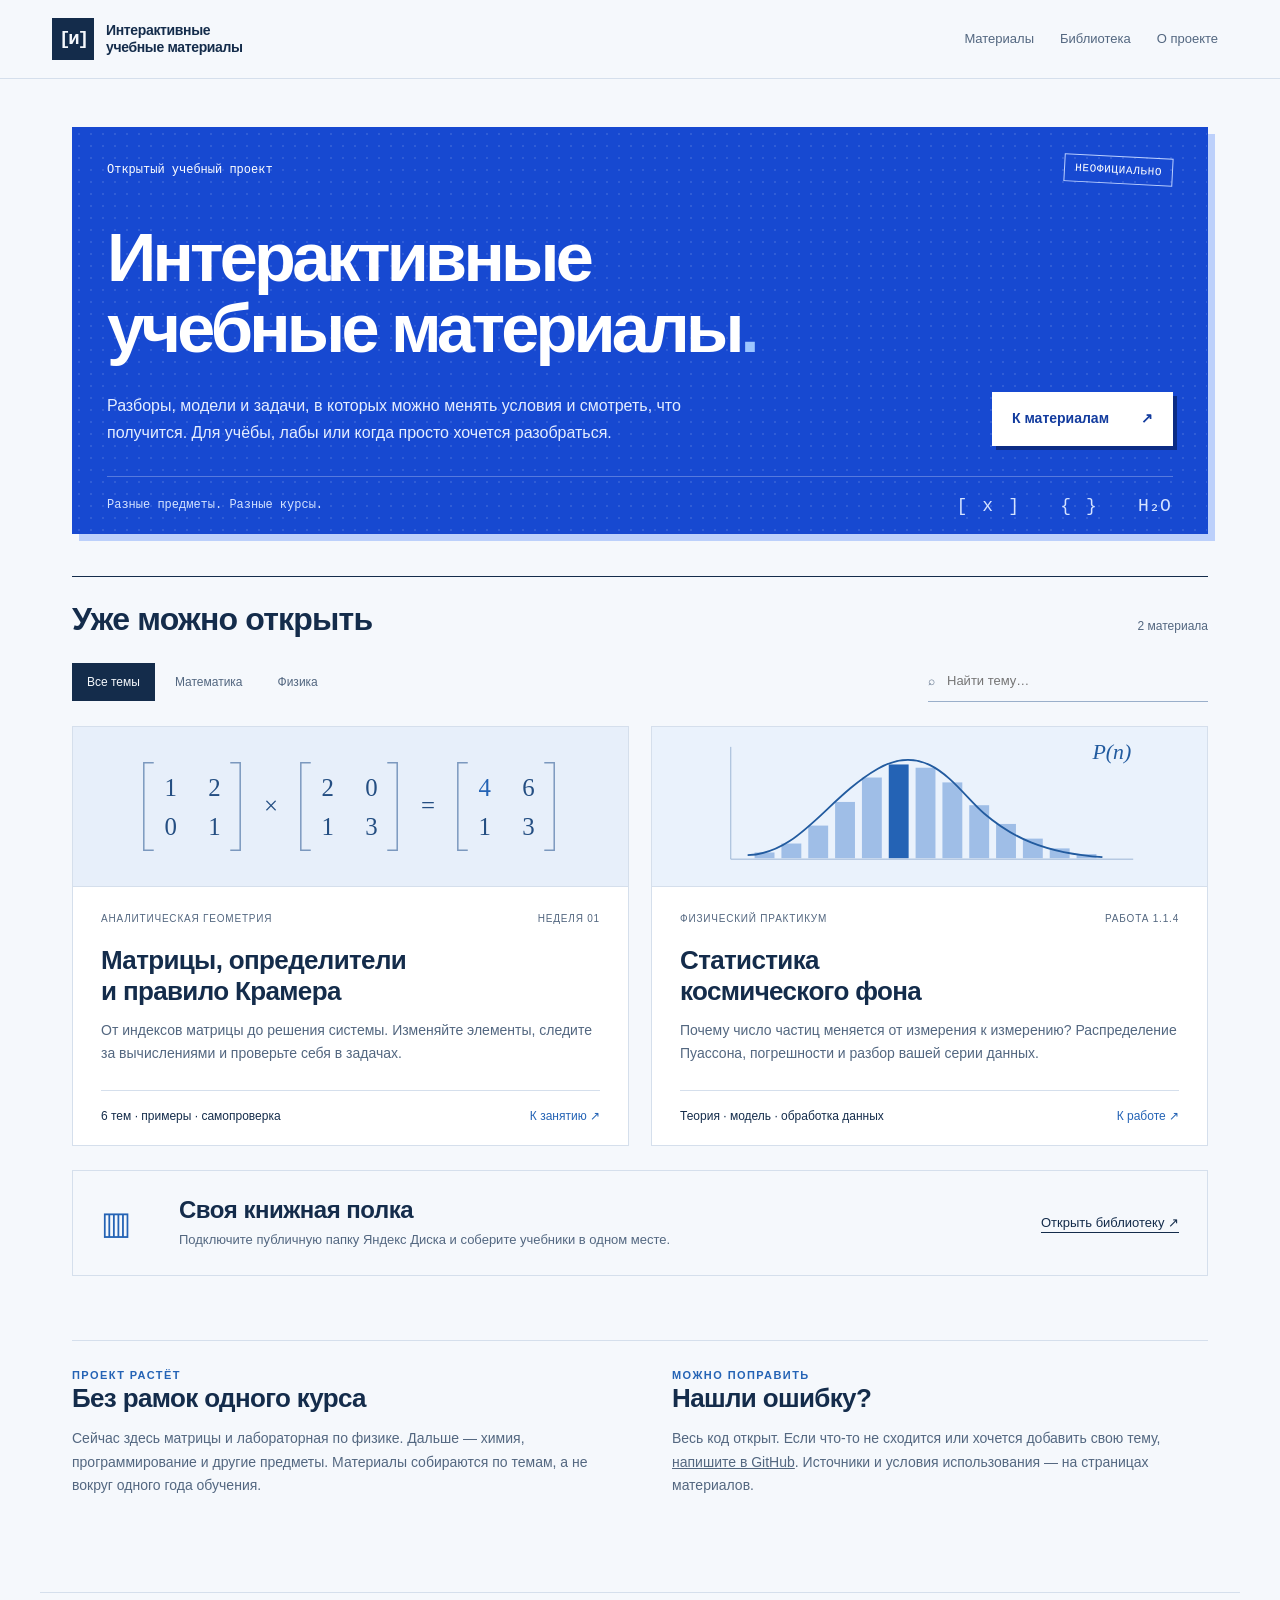
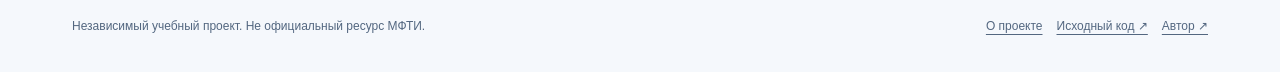
<file: index.html>
<!doctype html>
<html lang="ru">
<head>
<meta charset="utf-8">
<meta name="viewport" content="width=device-width,initial-scale=1">
<meta name="description" content="Интерактивные учебные материалы для разных предметов и курсов: разборы, модели, задачи и инструменты для учёбы.">
<title>Интерактивные учебные материалы — независимый проект</title>
<link rel="stylesheet" href="assets/site.css?v=0.18">
<link rel="stylesheet" href="assets/editorial.css?v=0.19">
<script src="assets/catalog.js?v=0.18" defer>
</script>
</head>
<body>
<a class="skip-link" href="#main">К содержанию</a>
<header class="site-header">
<nav class="site-nav" aria-label="Основная навигация">
<a class="brand" href="./">Интерактивные<br>учебные материалы</a>
<div class="nav-links">
<a href="#materials">Материалы</a>
<a href="bookshelf/">Библиотека</a>
<a href="about/">О проекте</a>
</div>
</nav>
</header>
<main class="page" id="main">
<section class="home-hero" aria-labelledby="home-title">
  <div class="home-topline"><span>Открытый учебный проект</span><span class="unofficial-stamp">Неофициально</span></div>
  <h1 id="home-title">Интерактивные<br>учебные материалы<span class="title-dot">.</span></h1>
  <div class="home-intro-row">
    <p class="lead">Разборы, модели и задачи, в которых можно менять условия и смотреть, что получится. Для учёбы, лабы или когда просто хочется разобраться.</p>
    <a class="hero-link" href="#materials">К материалам <span aria-hidden="true">↗</span></a>
  </div>
  <div class="home-bottomline"><p>Разные предметы. Разные курсы.</p><span aria-hidden="true">[ x ] &nbsp; { } &nbsp; H₂O</span></div>
</section>
<section id="materials" aria-labelledby="catalog-title">
<div class="catalog-heading">
<h2 id="catalog-title">Уже можно открыть</h2>
<span id="catalog-count" role="status">2 материала</span>
</div>
<div class="catalog-tools-home" hidden>
<div class="filters" role="group" aria-label="Предмет">
<button type="button" data-filter="all" aria-pressed="true">Все темы</button>
<button type="button" data-filter="math" aria-pressed="false">Математика</button>
<button type="button" data-filter="physics" aria-pressed="false">Физика</button>
</div>
<label class="search-label" for="material-search">
<span aria-hidden="true">⌕</span>
<span class="sr-only">Поиск по темам</span>
<input id="material-search" type="search" placeholder="Найти тему…" autocomplete="off">
</label>
</div>
<div class="material-grid">
<a class="material-card" href="analytic-geometry/week-1/" data-subject="math" data-material="математика ангем аналитическая геометрия линейная алгебра крамер системы уравнений">
<div class="material-art math">
<svg viewBox="0 0 520 160" role="img" aria-label="Произведение двух матриц">
<g fill="none" stroke="#7b98be" stroke-width="1.5">
<path d="M62 36H52V124H62M139 36H149V124H139M220 36H210V124H220M297 36H307V124H297M378 36H368V124H378M455 36H465V124H455"/>
</g>
<g fill="#244e82" font-family="Georgia,serif" font-size="25" text-anchor="middle">
<text x="79" y="69">1</text>
<text x="123" y="69">2</text>
<text x="79" y="109">0</text>
<text x="123" y="109">1</text>
<text x="180" y="88">×</text>
<text x="237" y="69">2</text>
<text x="281" y="69">0</text>
<text x="237" y="109">1</text>
<text x="281" y="109">3</text>
<text x="338" y="88">=</text>
<text x="395" y="69" fill="#2463b5">4</text>
<text x="439" y="69">6</text>
<text x="395" y="109">1</text>
<text x="439" y="109">3</text>
</g>
</svg>
</div>
<div class="material-body">
<div class="material-meta">
<span>Аналитическая геометрия</span>
<span>Неделя 01</span>
</div>
<h3>Матрицы, определители<br>и правило Крамера</h3>
<p>От индексов матрицы до решения системы. Изменяйте элементы, следите за вычислениями и проверьте себя в задачах.</p>
<div class="material-bottom">
<span>6 тем · примеры · самопроверка</span>
<b>К занятию ↗</b>
</div>
</div>
</a>
<a class="material-card" href="physics/labs/1.1.4/" data-subject="physics" data-material="физика лабораторная лаба пуассон гаусс погрешность гистограмма данные">
<div class="material-art physics">
<svg viewBox="0 0 520 160" role="img" aria-label="Схема распределения числа зарегистрированных частиц">
<path d="M60 133H465M60 20V133" fill="none" stroke="#9db6d5"/>
<rect x="84" y="126.26" width="20" height="5.739999999999999" fill="#81a9de" opacity=".7"/>
<rect x="111" y="117.24" width="20" height="14.76" fill="#81a9de" opacity=".7"/>
<rect x="138" y="99.2" width="20" height="32.8" fill="#81a9de" opacity=".7"/>
<rect x="165" y="75.42" width="20" height="56.58" fill="#81a9de" opacity=".7"/>
<rect x="192" y="50.82000000000001" width="20" height="81.17999999999999" fill="#81a9de" opacity=".7"/>
<rect x="219" y="37.7" width="20" height="94.3" fill="#2463b5" opacity="1"/>
<rect x="246" y="40.980000000000004" width="20" height="91.02" fill="#81a9de" opacity=".7"/>
<rect x="273" y="55.74000000000001" width="20" height="76.25999999999999" fill="#81a9de" opacity=".7"/>
<rect x="300" y="78.7" width="20" height="53.3" fill="#81a9de" opacity=".7"/>
<rect x="327" y="97.56" width="20" height="34.44" fill="#81a9de" opacity=".7"/>
<rect x="354" y="112.32" width="20" height="19.68" fill="#81a9de" opacity=".7"/>
<rect x="381" y="122.16" width="20" height="9.84" fill="#81a9de" opacity=".7"/>
<rect x="408" y="127.9" width="20" height="4.1" fill="#81a9de" opacity=".7"/>
<path d="M77 129C130 127 156 72 208 42S288 64 315 87S374 127 434 131" fill="none" stroke="#225b9f" stroke-width="1.8"/>
<text x="424" y="32" fill="#225b9f" font-family="Georgia,serif" font-style="italic" font-size="22">P(n)</text>
</svg>
</div>
<div class="material-body">
<div class="material-meta">
<span>Физический практикум</span>
<span>Работа 1.1.4</span>
</div>
<h3>Статистика<br>космического фона</h3>
<p>Почему число частиц меняется от измерения к измерению? Распределение Пуассона, погрешности и разбор вашей серии данных.</p>
<div class="material-bottom">
<span>Теория · модель · обработка данных</span>
<b>К работе ↗</b>
</div>
</div>
</a>
</div>
<div class="empty-result" id="catalog-empty" hidden>
<p>Такой темы пока нет. Попробуйте «матрицы» или «Пуассон».</p>
<button id="reset-search" type="button">Показать все темы</button>
</div>
</section>
<aside class="library-strip">
<span class="library-icon" aria-hidden="true">▥</span>
<div>
<h3>Своя книжная полка</h3>
<p>Подключите публичную папку Яндекс Диска и соберите учебники в одном месте.</p>
</div>
<a href="bookshelf/">Открыть библиотеку ↗</a>
</aside>
<section class="home-colophon">
  <div><div class="kicker">Проект растёт</div><h2>Без рамок одного курса</h2><p>Сейчас здесь матрицы и лабораторная по физике. Дальше — химия, программирование и другие предметы. Материалы собираются по темам, а не вокруг одного года обучения.</p></div>
  <div><div class="kicker">Можно поправить</div><h2>Нашли ошибку?</h2><p>Весь код открыт. Если что-то не сходится или хочется добавить свою тему, <a href="https://github.com/FedotovskiiLev/mipt-interactive-materials/issues">напишите в GitHub</a>. Источники и условия использования — на страницах материалов.</p></div>
</section>
</main>
<footer class="footer">
<span>Независимый учебный проект. Не официальный ресурс МФТИ.</span>
<span class="footer-links">
<a href="about/">О проекте</a>
<a href="https://github.com/FedotovskiiLev/mipt-interactive-materials">Исходный код ↗</a>
<a href="https://fedotovskiilev.github.io/">Автор ↗</a>
</span>
</footer>
</body>
</html>
</file>
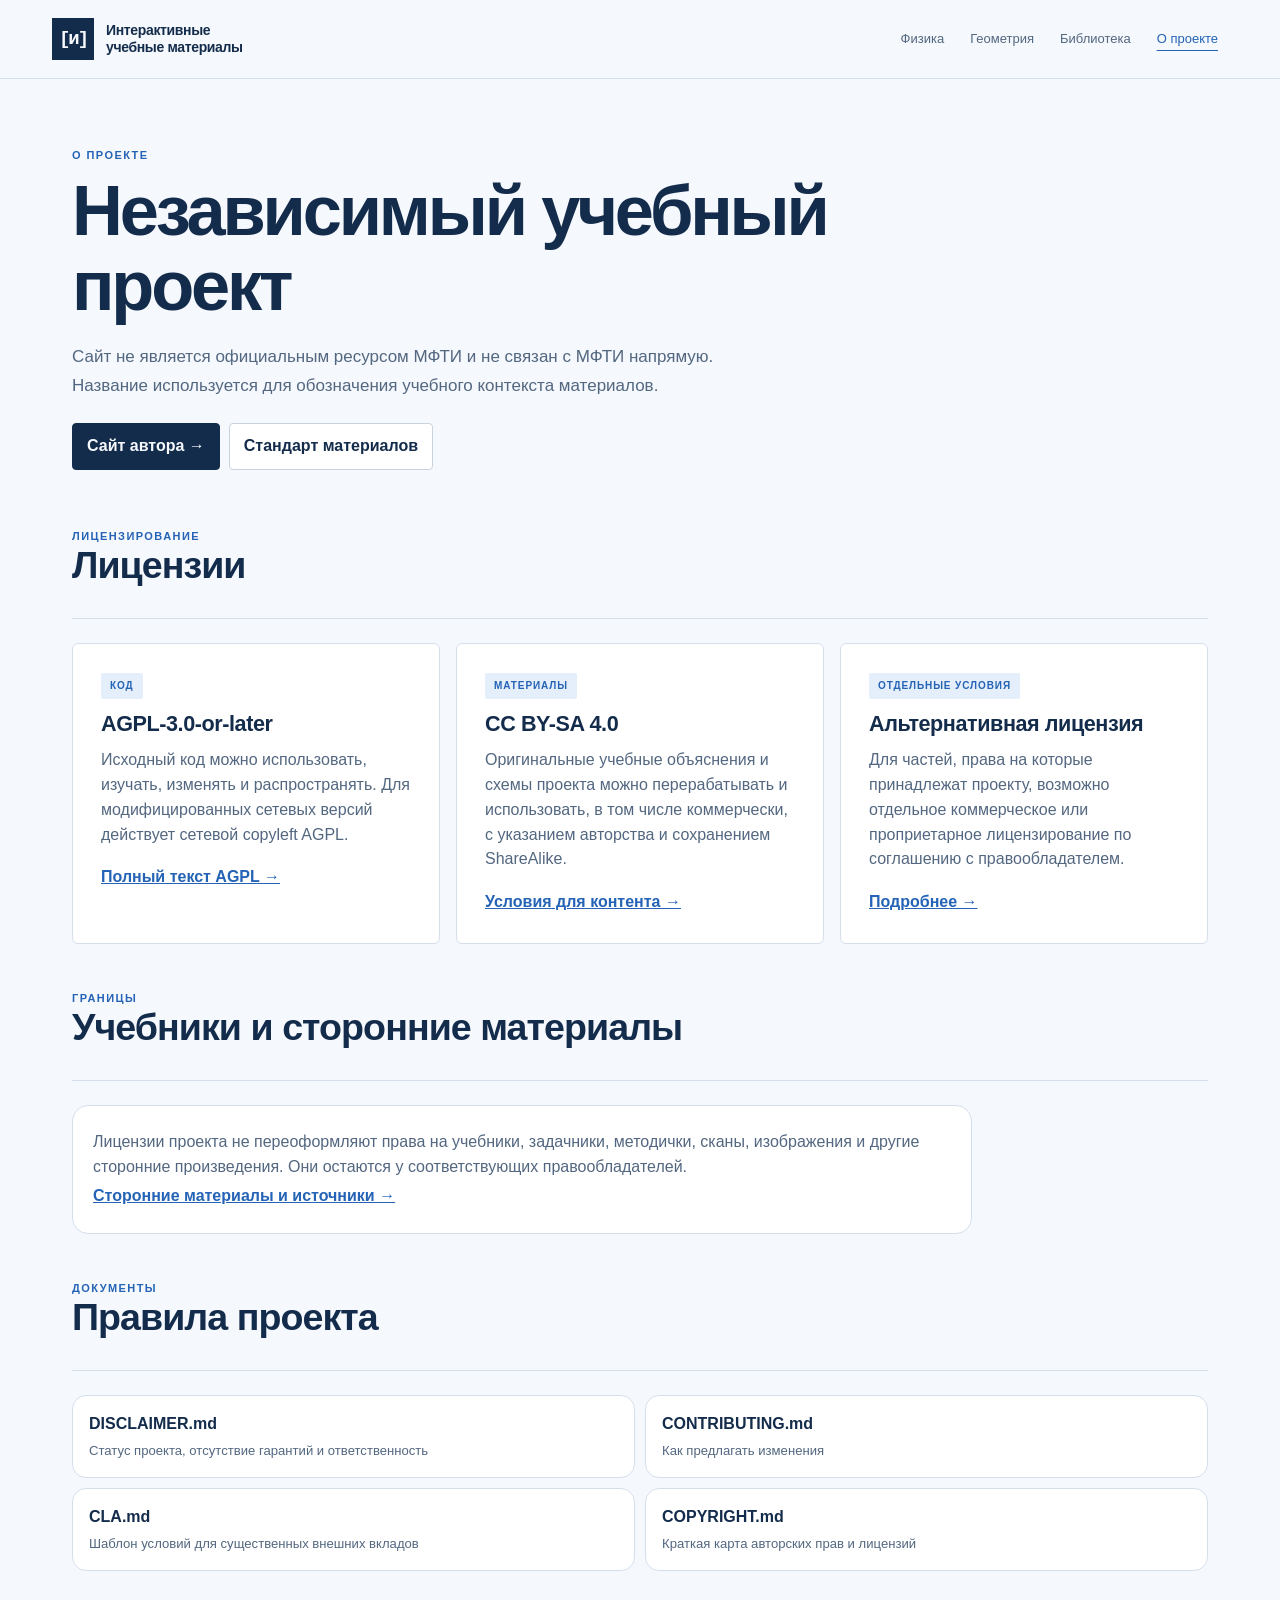
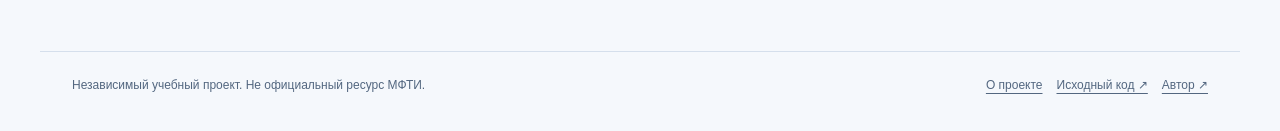
<file: about/index.html>
<!doctype html>
<html lang="ru">
<head>
  <meta charset="utf-8">
  <meta name="viewport" content="width=device-width,initial-scale=1">
  <meta name="description" content="Статус, авторство и лицензии независимого учебного проекта.">
  <title>О проекте — Интерактивные материалы МФТИ</title>
  <link rel="stylesheet" href="../assets/site.css?v=0.17">
  <link rel="stylesheet" href="../assets/editorial.css?v=0.19">
</head>
<body>
<a class="skip-link" href="#main">К содержанию</a>
<header class="site-header">
  <nav class="site-nav" aria-label="Основная навигация">
    <a class="brand" href="../">Интерактивные<br>учебные материалы</a>
    <div class="nav-links">
      <a href="../physics/">Физика</a>
      <a href="../analytic-geometry/">Геометрия</a>
      <a href="../bookshelf/">Библиотека</a>
      <a aria-current="page" href="./">О проекте</a>
    </div>
  </nav>
</header>
<main class="page legal-page" id="main">
  <section class="legal-hero">
    <div class="kicker">О проекте</div>
    <h1>Независимый учебный проект</h1>
    <p class="lead">Сайт не является официальным ресурсом МФТИ и не связан с МФТИ напрямую. Название используется для обозначения учебного контекста материалов.</p>
    <div class="legal-actions">
      <a class="legal-button primary" href="https://fedotovskiilev.github.io/" target="_blank" rel="noopener">Сайт автора →</a>
      <a class="legal-button" href="../MATERIAL_STANDARD.md">Стандарт материалов</a>
    </div>
  </section>

  <section class="section">
    <div class="section-head"><div><div class="kicker">Лицензирование</div><h2>Лицензии</h2></div></div>
    <div class="grid">
      <article class="card small"><span class="tag">Код</span><h3>AGPL-3.0-or-later</h3><p>Исходный код можно использовать, изучать, изменять и распространять. Для модифицированных сетевых версий действует сетевой copyleft AGPL.</p><a class="arrow" href="../LICENSE">Полный текст AGPL →</a></article>
      <article class="card small"><span class="tag">Материалы</span><h3>CC BY-SA 4.0</h3><p>Оригинальные учебные объяснения и схемы проекта можно перерабатывать и использовать, в том числе коммерчески, с указанием авторства и сохранением ShareAlike.</p><a class="arrow" href="../LICENSE-CONTENT.md">Условия для контента →</a></article>
      <article class="card small"><span class="tag">Отдельные условия</span><h3>Альтернативная лицензия</h3><p>Для частей, права на которые принадлежат проекту, возможно отдельное коммерческое или проприетарное лицензирование по соглашению с правообладателем.</p><a class="arrow" href="../COMMERCIAL-LICENSE.md">Подробнее →</a></article>
    </div>
  </section>

  <section class="section">
    <div class="section-head"><div><div class="kicker">Границы</div><h2>Учебники и сторонние материалы</h2></div></div>
    <div class="notice-card">
      <p>Лицензии проекта не переоформляют права на учебники, задачники, методички, сканы, изображения и другие сторонние произведения. Они остаются у соответствующих правообладателей.</p>
      <p><a href="../THIRD_PARTY_NOTICES.md">Сторонние материалы и источники →</a></p>
    </div>
  </section>

  <section class="section">
    <div class="section-head"><div><div class="kicker">Документы</div><h2>Правила проекта</h2></div></div>
    <div class="legal-links">
      <a href="../DISCLAIMER.md"><strong>DISCLAIMER.md</strong><span>Статус проекта, отсутствие гарантий и ответственность</span></a>
      <a href="../CONTRIBUTING.md"><strong>CONTRIBUTING.md</strong><span>Как предлагать изменения</span></a>
      <a href="../CLA.md"><strong>CLA.md</strong><span>Шаблон условий для существенных внешних вкладов</span></a>
      <a href="../COPYRIGHT.md"><strong>COPYRIGHT.md</strong><span>Краткая карта авторских прав и лицензий</span></a>
    </div>
  </section>
</main>
<footer class="footer"><span>Независимый учебный проект. Не официальный ресурс МФТИ.</span><span class="footer-links"><a href="../about/">О проекте</a><a href="https://github.com/FedotovskiiLev/mipt-interactive-materials">Исходный код ↗</a><a href="https://fedotovskiilev.github.io/">Автор ↗</a></span></footer>
</body>
</html>
</file>
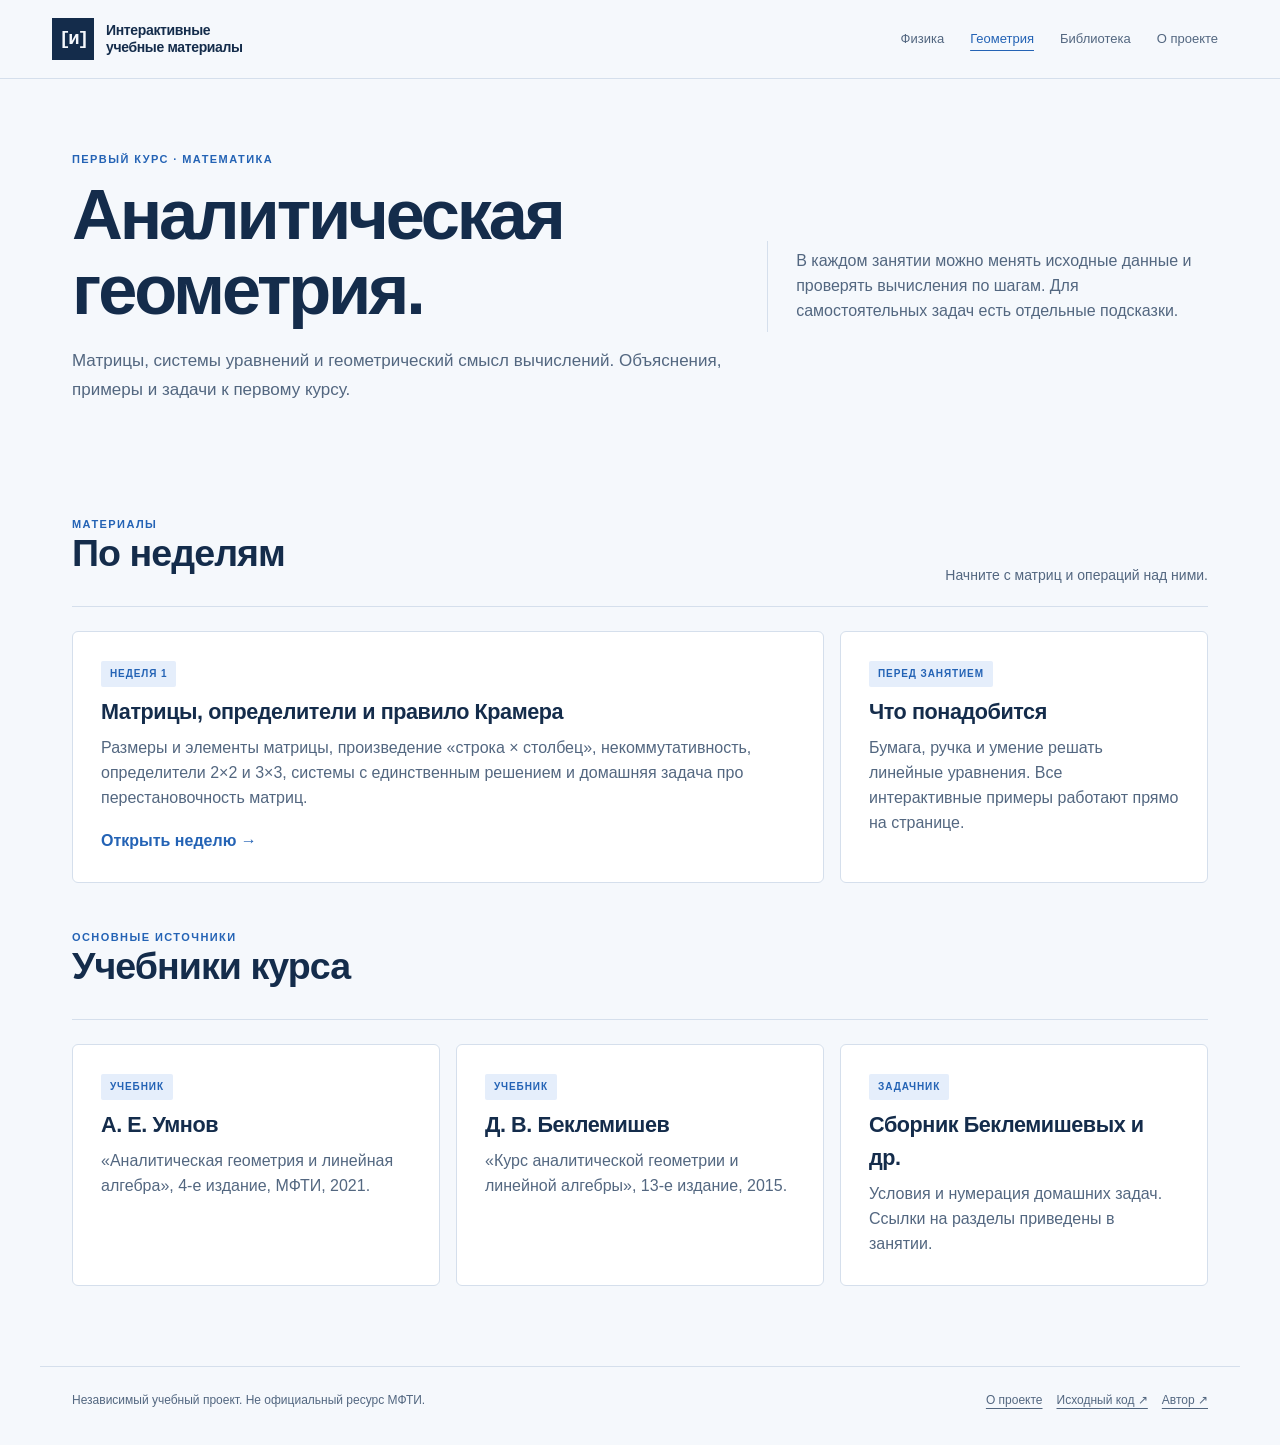
<file: analytic-geometry/index.html>
<!doctype html>
<html lang="ru">
<head>
  <meta charset="utf-8">
  <meta name="viewport" content="width=device-width,initial-scale=1">
  <meta name="description" content="Интерактивные материалы по аналитической геометрии и линейной алгебре для первого курса.">
  <title>Аналитическая геометрия — Интерактивные материалы МФТИ</title>
  <link rel="stylesheet" href="../assets/site.css?v=0.17">
  <link rel="stylesheet" href="../assets/editorial.css?v=0.19">
</head>
<body>
<a class="skip-link" href="#main">К содержанию</a>
<header class="site-header">
  <nav class="site-nav" aria-label="Основная навигация">
    <a class="brand" href="../">Интерактивные<br>учебные материалы</a>
    <div class="nav-links">
      <a href="../physics/">Физика</a>
      <a aria-current="page" href="./">Геометрия</a>
      <a href="../bookshelf/">Библиотека</a>
      <a href="../about/">О проекте</a>
    </div>
  </nav>
</header>
<main class="page" id="main">
  <section class="hero">
    <div>
      <div class="kicker">Первый курс · математика</div>
      <h1>Аналитическая<br>геометрия.</h1>
      <p class="lead">Матрицы, системы уравнений и геометрический смысл вычислений. Объяснения, примеры и задачи к первому курсу.</p>
    </div>
    <p class="hero-note">В каждом занятии можно менять исходные данные и проверять вычисления по шагам. Для самостоятельных задач есть отдельные подсказки.</p>
  </section>

  <section class="section">
    <div class="section-head"><div><div class="kicker">Материалы</div><h2>По неделям</h2></div><p>Начните с матриц и операций над ними.</p></div>
    <div class="grid">
      <a class="card wide" href="week-1/"><span class="tag">Неделя 1</span><h3>Матрицы, определители и правило Крамера</h3><p>Размеры и элементы матрицы, произведение «строка × столбец», некоммутативность, определители 2×2 и 3×3, системы с единственным решением и домашняя задача про перестановочность матриц.</p><span class="arrow">Открыть неделю →</span></a>
      <aside class="card small"><span class="tag">Перед занятием</span><h3>Что понадобится</h3><p>Бумага, ручка и умение решать линейные уравнения. Все интерактивные примеры работают прямо на странице.</p></aside>
    </div>
  </section>

  <section class="section">
    <div class="section-head"><div><div class="kicker">Основные источники</div><h2>Учебники курса</h2></div></div>
    <div class="grid">
      <article class="card small"><span class="tag">Учебник</span><h3>А. Е. Умнов</h3><p>«Аналитическая геометрия и линейная алгебра», 4-е издание, МФТИ, 2021.</p></article>
      <article class="card small"><span class="tag">Учебник</span><h3>Д. В. Беклемишев</h3><p>«Курс аналитической геометрии и линейной алгебры», 13-е издание, 2015.</p></article>
      <article class="card small"><span class="tag">Задачник</span><h3>Сборник Беклемишевых и др.</h3><p>Условия и нумерация домашних задач. Ссылки на разделы приведены в занятии.</p></article>
    </div>
  </section>
</main>
<footer class="footer"><span>Независимый учебный проект. Не официальный ресурс МФТИ.</span><span class="footer-links"><a href="../about/">О проекте</a><a href="https://github.com/FedotovskiiLev/mipt-interactive-materials">Исходный код ↗</a><a href="https://fedotovskiilev.github.io/">Автор ↗</a></span></footer>
</body>
</html>
</file>
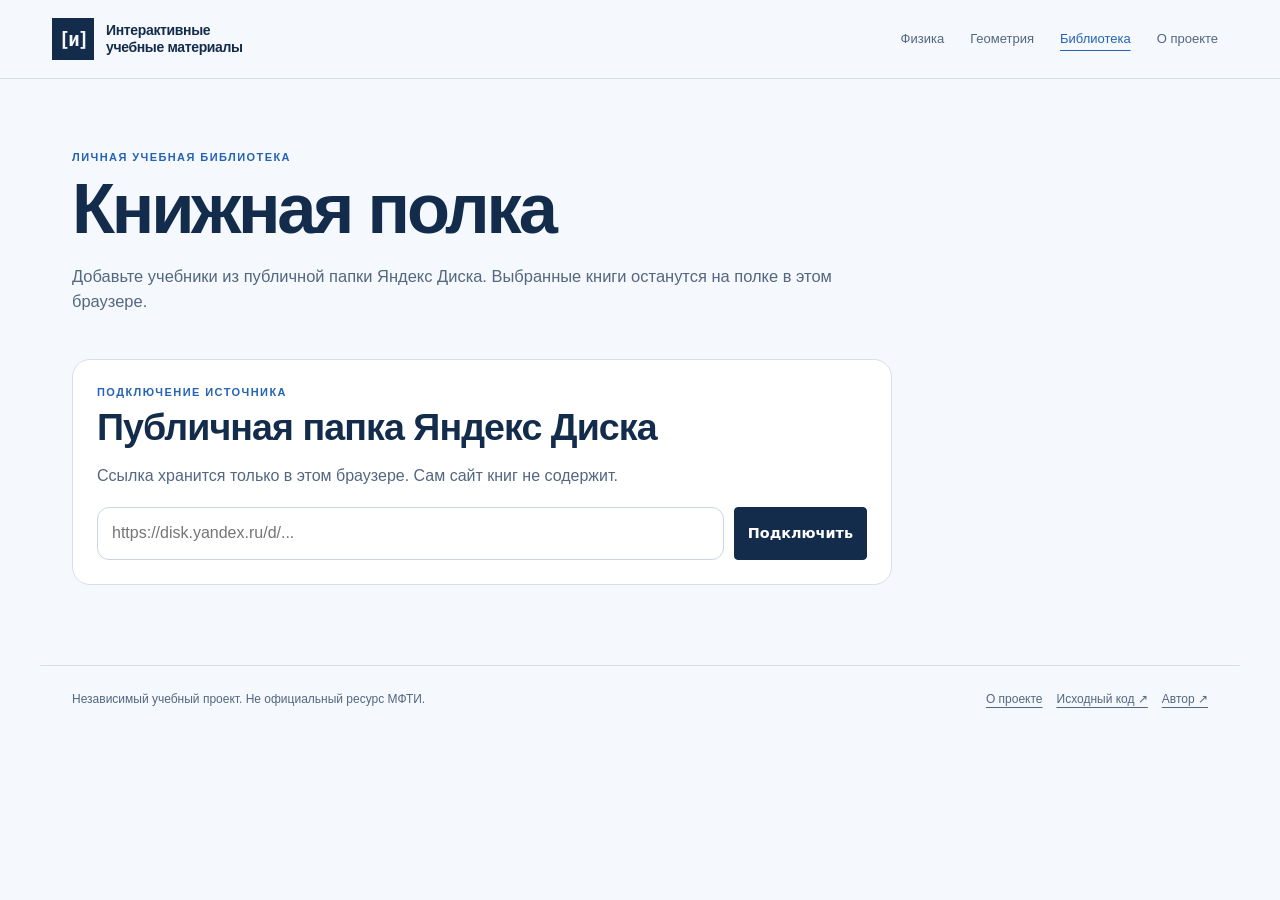
<file: bookshelf/index.html>
<!doctype html>
<html lang="ru">
<head>
  <meta charset="utf-8">
  <meta name="viewport" content="width=device-width,initial-scale=1">
  <meta name="description" content="Личная книжная полка и каталог учебников поверх публичной папки Яндекс Диска.">
  <title>Библиотека — Интерактивные материалы МФТИ</title>
  <link rel="stylesheet" href="../assets/site.css?v=0.17">
  <link rel="stylesheet" href="bookshelf.css?v=0.9">
  <link rel="stylesheet" href="../assets/editorial.css?v=0.19">
</head>
<body>
<a class="skip-link" href="#main">К содержанию</a>
<header class="site-header">
  <nav class="site-nav" aria-label="Основная навигация">
    <a class="brand" href="../">Интерактивные<br>учебные материалы</a>
    <div class="nav-links">
      <a href="../physics/">Физика</a>
      <a href="../analytic-geometry/">Геометрия</a>
      <a aria-current="page" href="./">Библиотека</a>
      <a href="../about/">О проекте</a>
    </div>
  </nav>
</header>

<main class="books-page" id="main">
  <section class="books-intro">
    <div class="kicker">Личная учебная библиотека</div>
    <h1>Книжная полка</h1>
    <p>Добавьте учебники из публичной папки Яндекс Диска. Выбранные книги останутся на полке в этом браузере.</p>
  </section>

  <section class="setup" id="setup">
    <div class="kicker">Подключение источника</div>
    <h2>Публичная папка Яндекс Диска</h2>
    <p class="muted">Ссылка хранится только в этом браузере. Сам сайт книг не содержит.</p>
    <form class="setup-form" id="connectForm">
      <label class="sr-only" for="sourceInput">Публичная ссылка на папку Яндекс Диска</label>
      <input id="sourceInput" type="url" inputmode="url" autocomplete="off" placeholder="https://disk.yandex.ru/d/..." required>
      <button class="btn primary" type="submit">Подключить</button>
    </form>
    <div class="error" id="setupError" role="alert" hidden></div>
  </section>

  <section class="library" id="library" hidden>
    <div class="shelf-head">
      <div>
        <div class="eyebrow">Моя полка</div>
        <h2>Нужные книги</h2>
        <p id="shelfSubtitle">Нажмите на корешок, чтобы открыть книгу.</p>
      </div>
      <div class="shelf-actions">
        <button class="btn primary" id="openCatalogBtn" type="button">+ Добавить книги</button>
        <button class="btn" id="manageShelfBtn" type="button" aria-pressed="false">Управление</button>
      </div>
    </div>

    <div id="shelfContent"></div>

    <div class="library-foot">
      <div>
        <strong id="currentSectionLabel">—</strong>
        <span class="muted-dot">·</span>
        <span id="catalogStats">каталог ещё не загружен</span>
        <span class="muted-dot">·</span>
        <span>0.9</span>
      </div>
      <button class="link-button" id="librarySettingsBtn" type="button">Настроить источник</button>
    </div>
  </section>
</main>
<footer class="footer"><span>Независимый учебный проект. Не официальный ресурс МФТИ.</span><span class="footer-links"><a href="../about/">О проекте</a><a href="https://github.com/FedotovskiiLev/mipt-interactive-materials">Исходный код ↗</a><a href="https://fedotovskiilev.github.io/">Автор ↗</a></span></footer>

<dialog id="catalogDialog" class="catalog-dialog">
  <div class="catalog-dialog-shell">
    <header class="catalog-header">
      <div>
        <div class="kicker">Каталог</div>
        <div class="catalog-title-row">
          <h2 id="catalogSectionTitle">—</h2>
          <button class="section-switch" id="chooseSectionBtn" type="button">Сменить раздел</button>
        </div>
        <p>Поиск работает внутри выбранного раздела. Чтобы искать в другой папке, смените раздел.</p>
      </div>
      <button class="dialog-close" id="closeCatalog" type="button" aria-label="Закрыть">×</button>
    </header>

    <div class="catalog-tools">
      <div class="search-wrap">
        <label class="sr-only" for="searchInput">Поиск книг</label>
        <input id="searchInput" type="search" placeholder="Название, автор или имя файла…">
        <button id="clearSearch" class="clear-search" type="button" aria-label="Очистить поиск" hidden>×</button>
      </div>
      <button class="btn" id="starterBtn" type="button" hidden>Базовый набор 1 курса</button>
      <button class="btn" id="refreshBtn" type="button">Обновить</button>
    </div>

    <div class="scan-line">
      <strong id="bookCount">0 книг</strong>
      <span class="dot"></span>
      <span id="scanStatus">Готово</span>
    </div>
    <div class="scan-progress" id="scanProgress" aria-hidden="true"><span></span></div>

    <div class="catalog-layout">
      <aside class="folder-sidebar">
        <div class="folder-sidebar-title">Разделы</div>
        <div id="folderTree" class="folder-tree"></div>
      </aside>

      <section class="catalog-main">
        <nav id="breadcrumbs" class="breadcrumbs" aria-label="Путь по каталогу"></nav>
        <div id="catalogContent"></div>
      </section>
    </div>
  </div>
</dialog>

<dialog id="sectionDialog" class="section-dialog">
  <div class="section-dialog-card">
    <div class="dialog-heading">
      <div>
        <div class="kicker">Раздел источника</div>
        <h2>Выберите раздел библиотеки</h2>
        <p>Например, можно выбрать «1 курс». Каталог будет работать внутри этого раздела; переключиться на другой можно в любой момент.</p>
      </div>
      <button class="dialog-close" id="closeSectionDialog" type="button" aria-label="Закрыть">×</button>
    </div>
    <div id="sectionChoices" class="section-choices"></div>
  </div>
</dialog>

<dialog id="settingsDialog" class="settings-dialog">
  <div class="settings-card">
    <div class="dialog-heading">
      <div>
        <div class="kicker">Настройки библиотеки</div>
        <h2>Источник</h2>
      </div>
      <button class="dialog-close" id="closeSettings" type="button" aria-label="Закрыть">×</button>
    </div>
    <dl class="settings-list">
      <div><dt>Публичная ссылка</dt><dd id="settingsSource"></dd></div>
      <div><dt>Текущий раздел</dt><dd id="settingsSection"></dd></div>
    </dl>
    <div class="settings-actions">
      <button class="btn" id="settingsChangeSection" type="button">Сменить раздел</button>
      <button class="btn danger" id="forgetSourceBtn" type="button">Отключить источник</button>
    </div>
  </div>
</dialog>


<script src="bookshelf.js?v=0.9"></script>
</body>
</html>
</file>
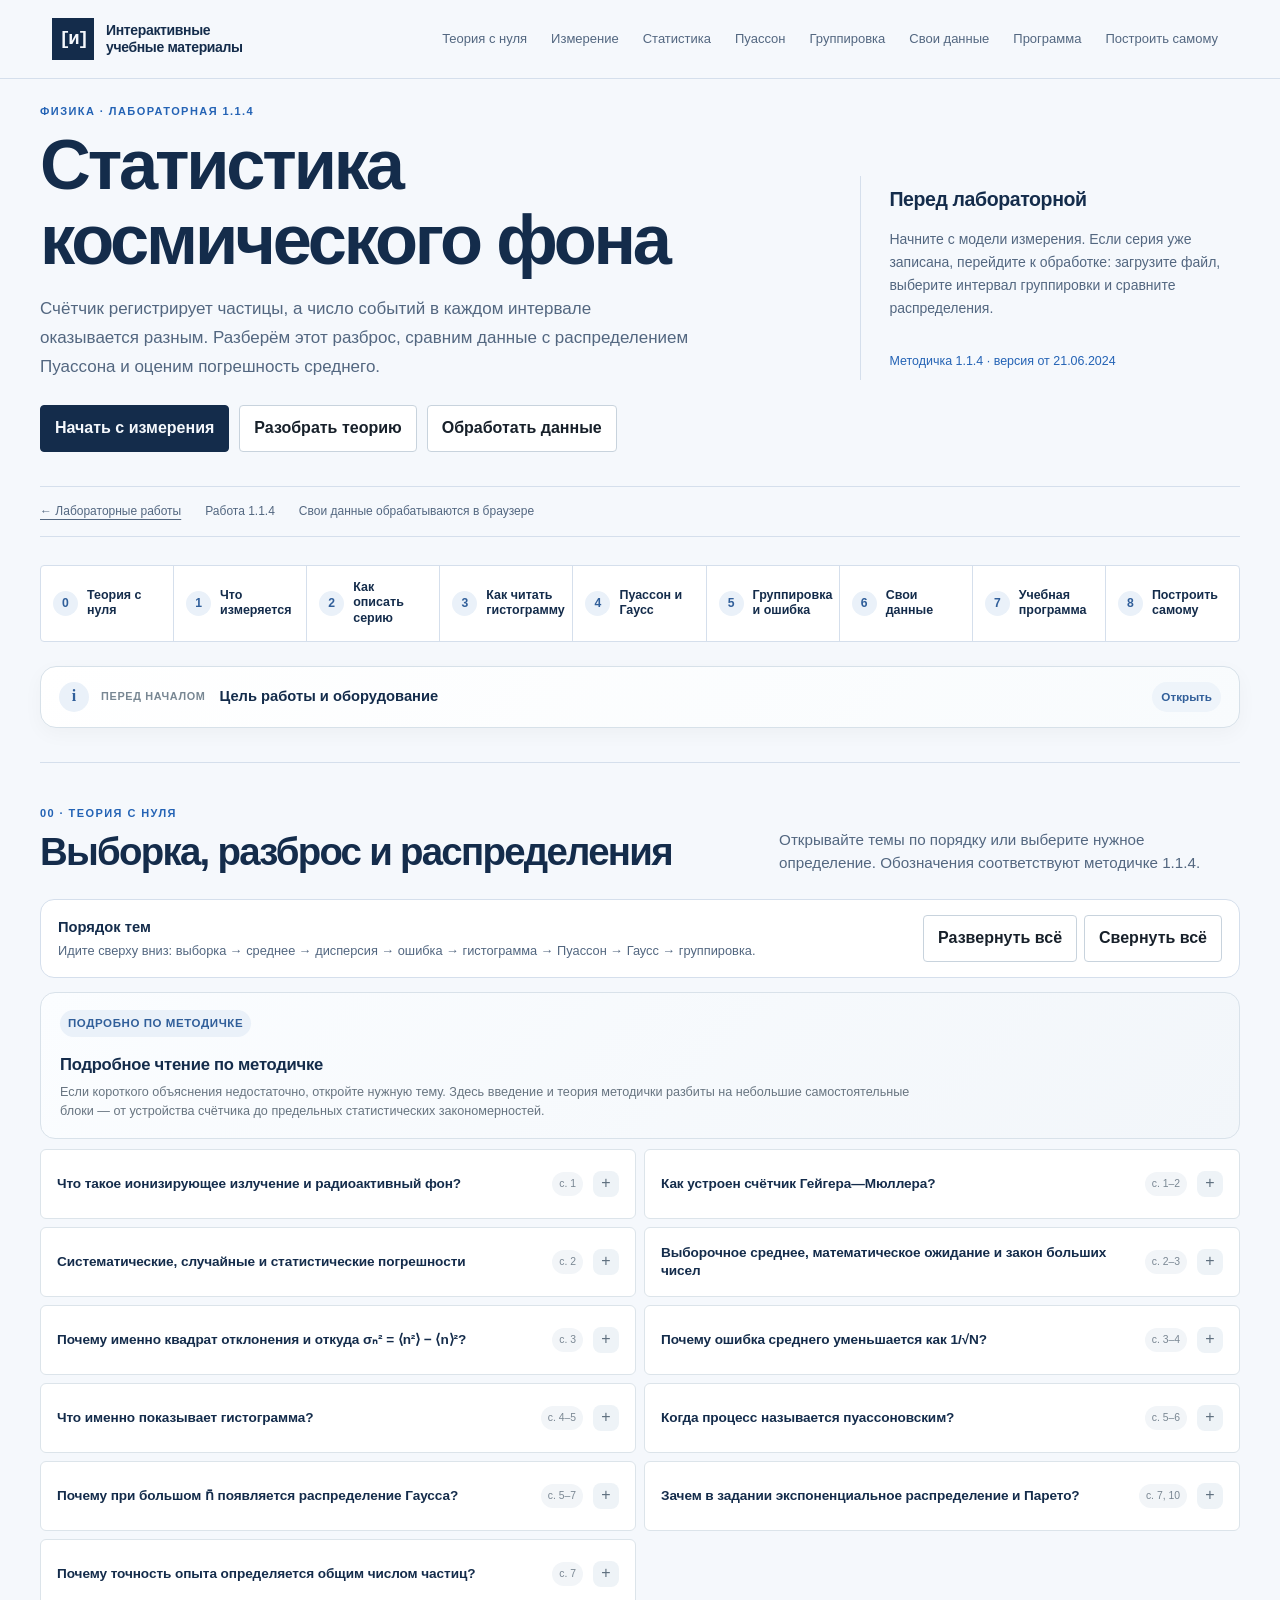
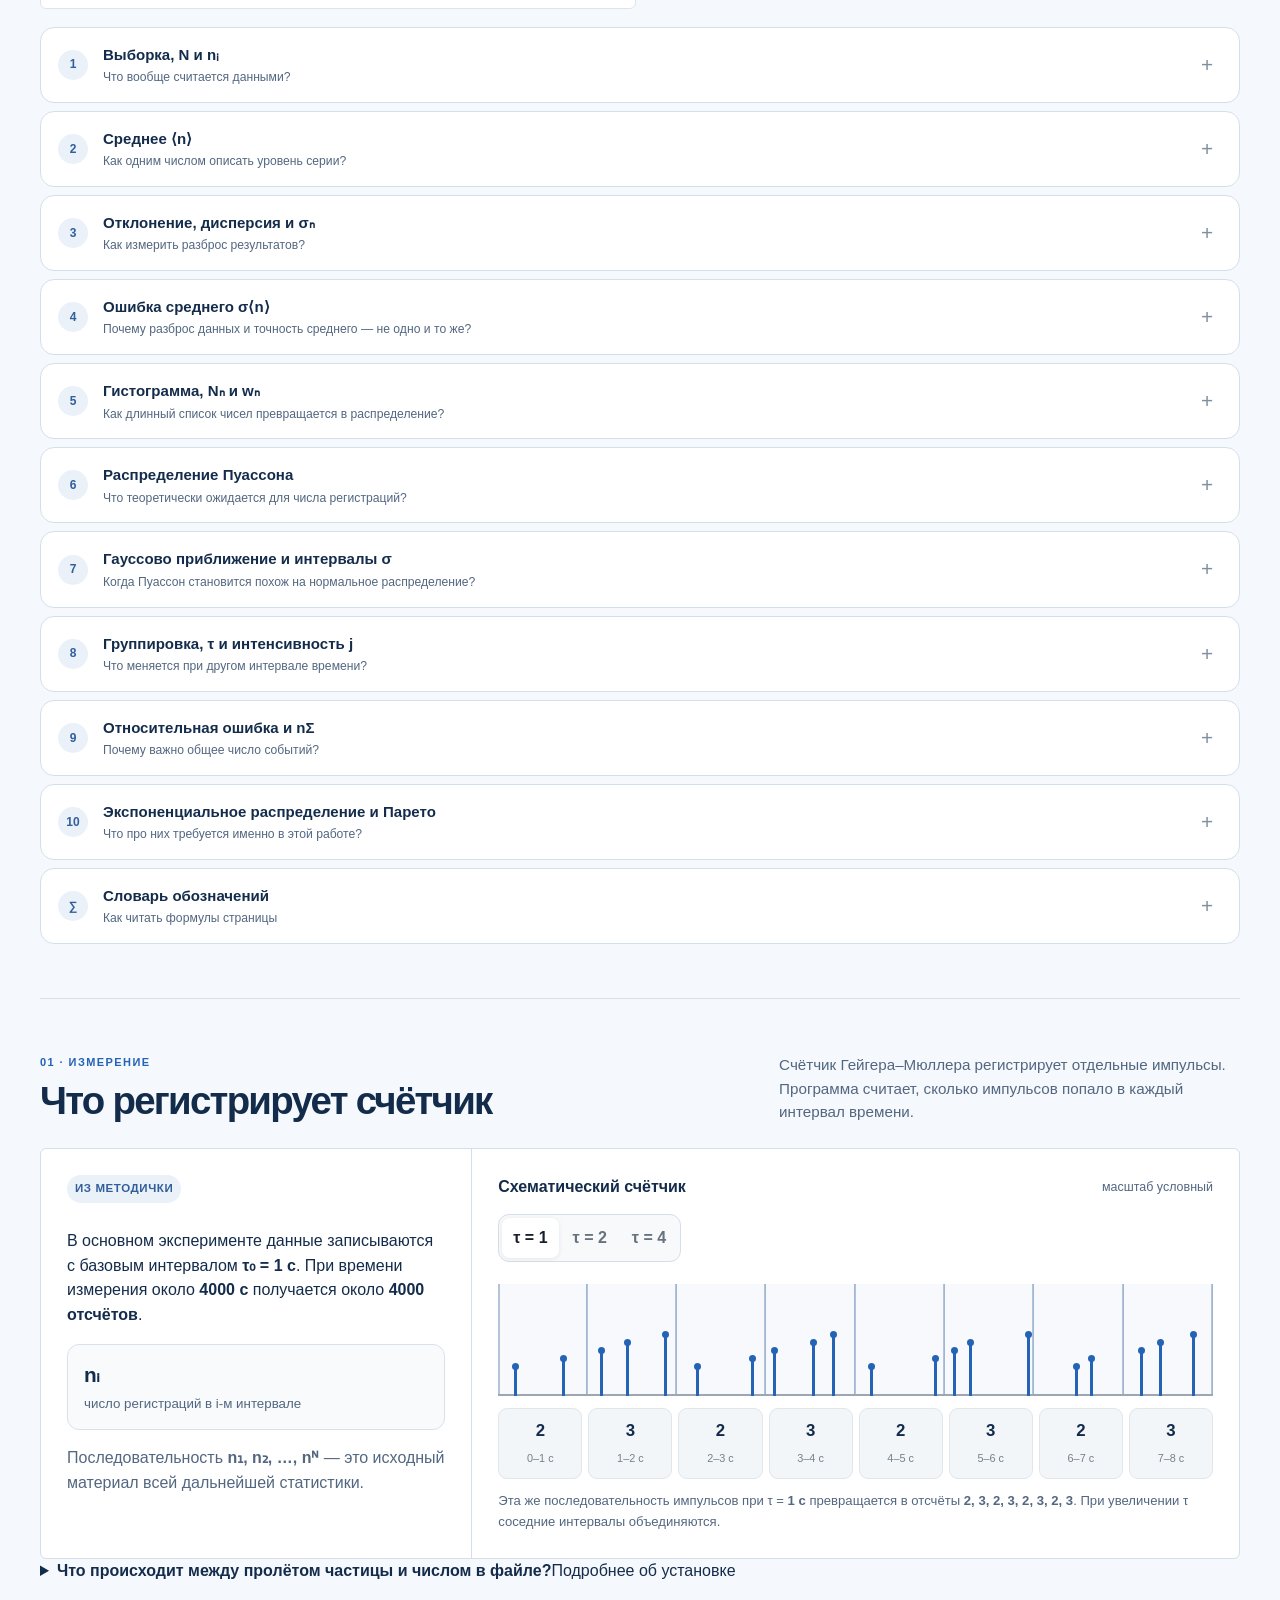
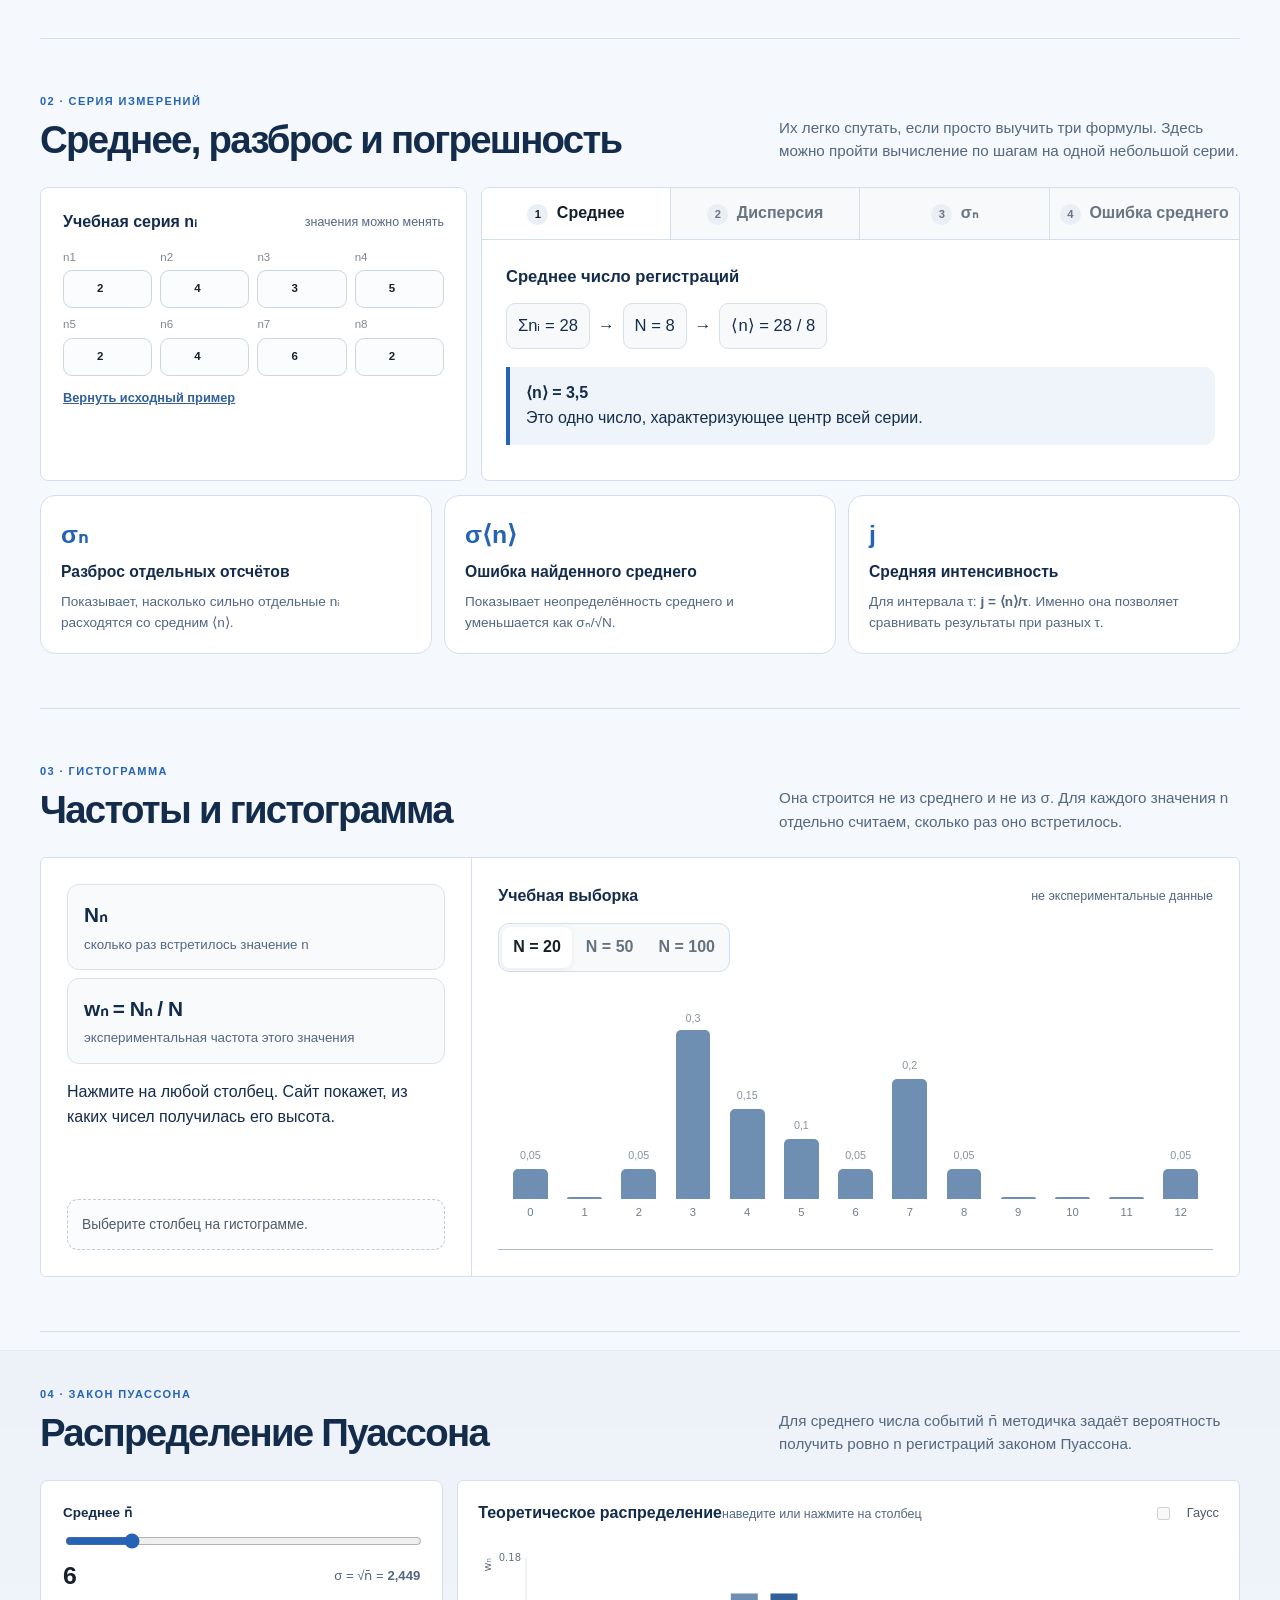
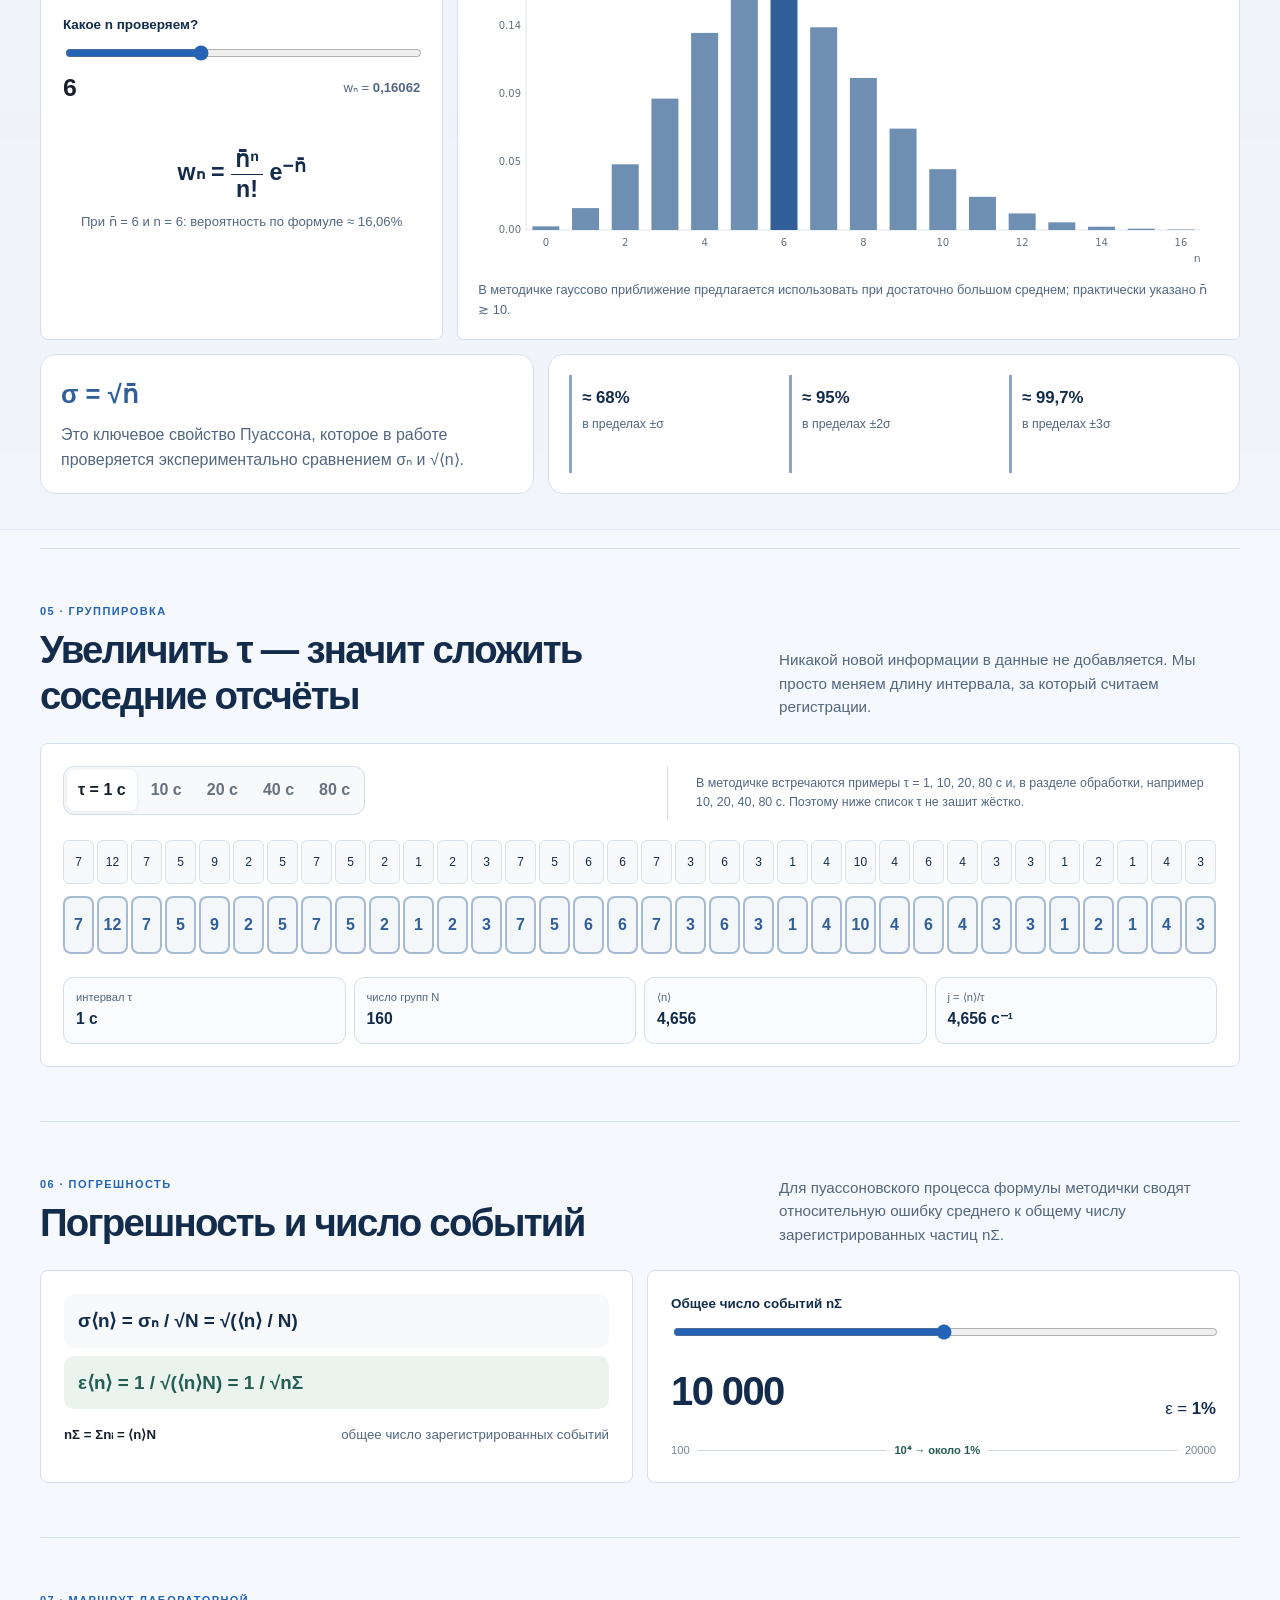
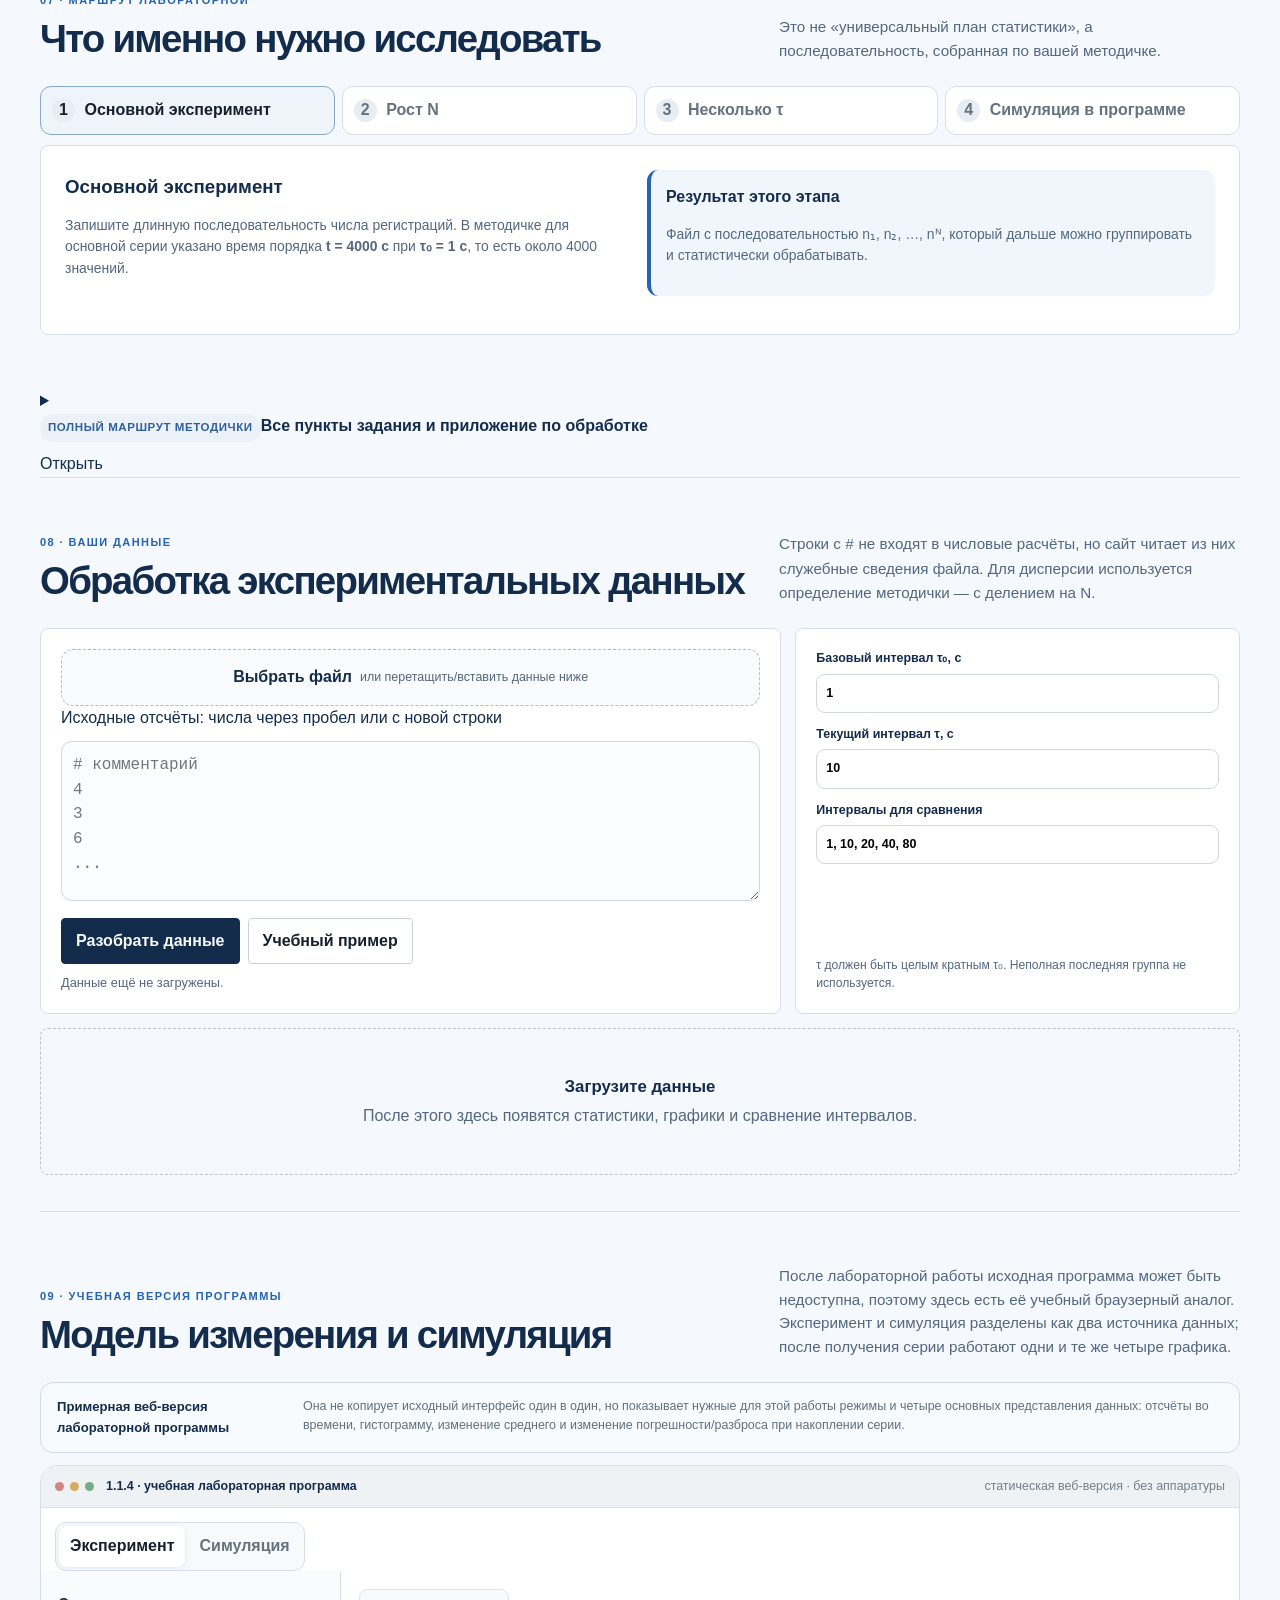
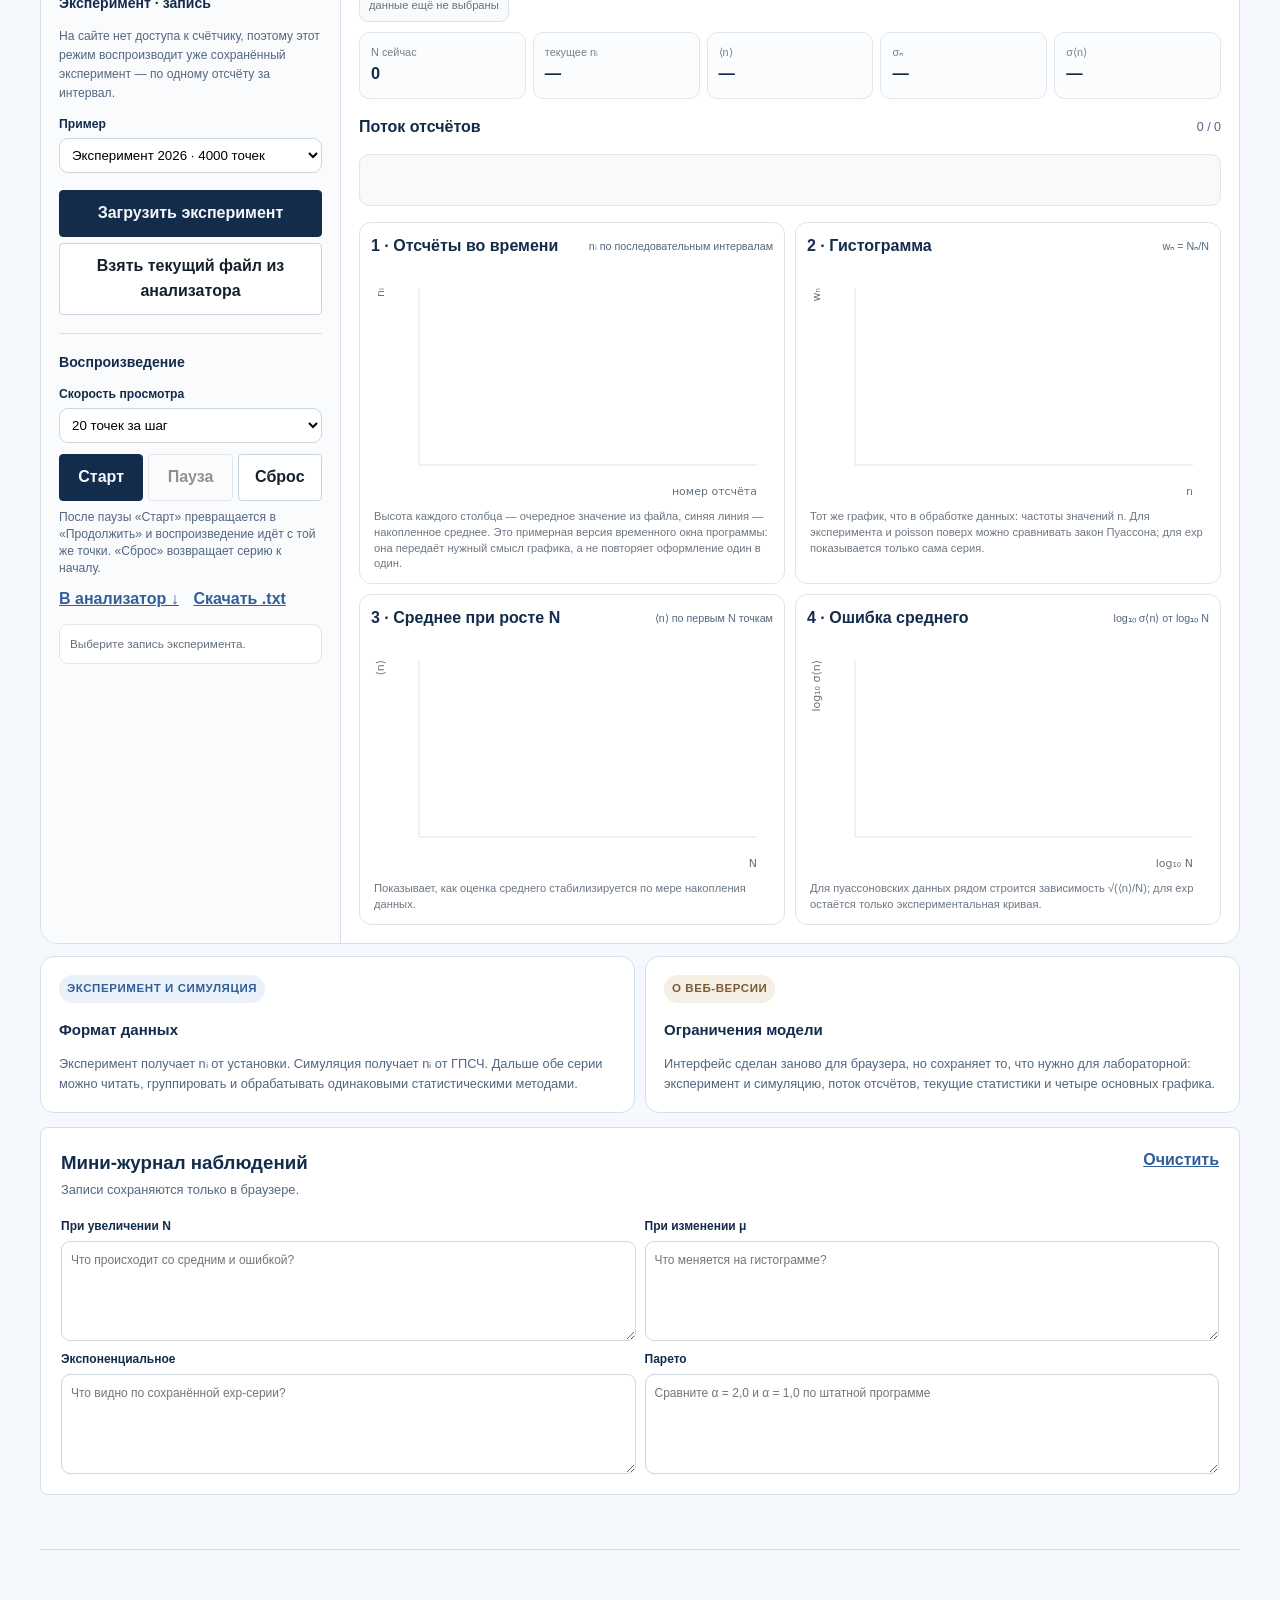
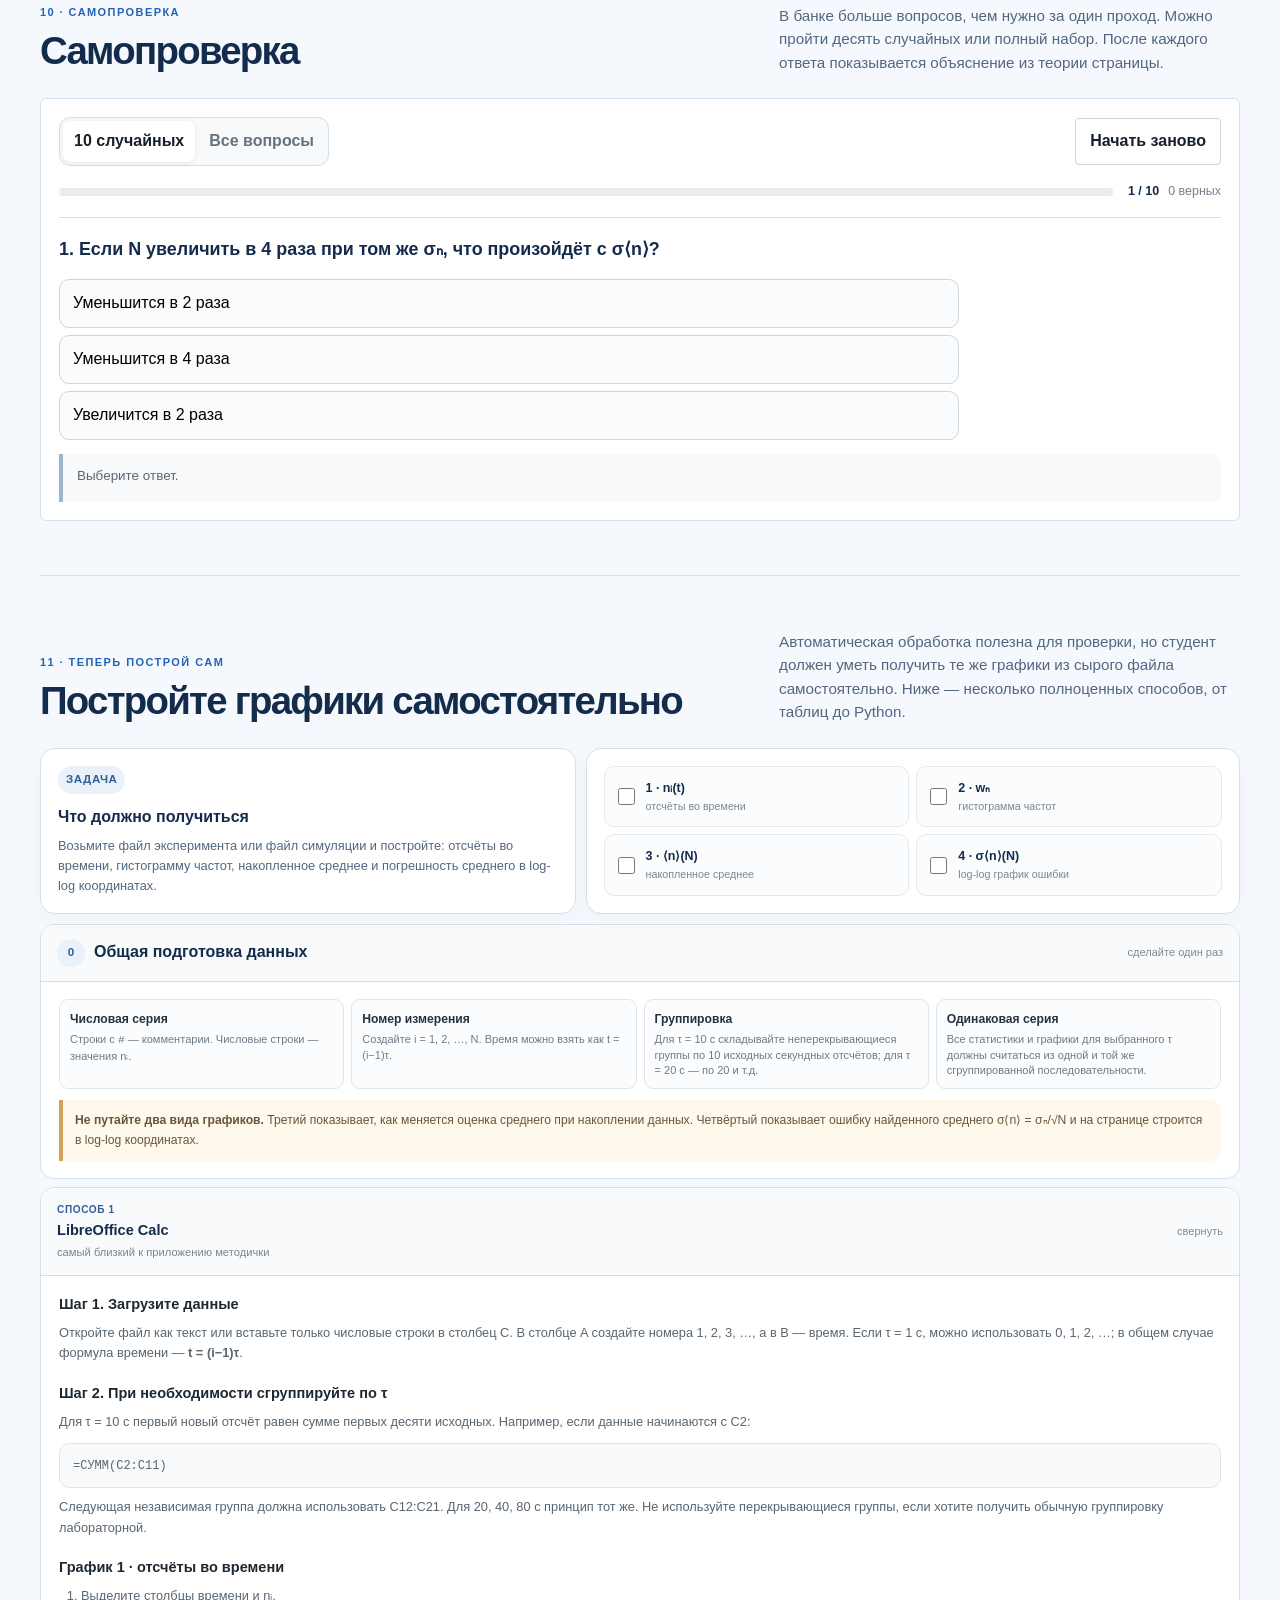
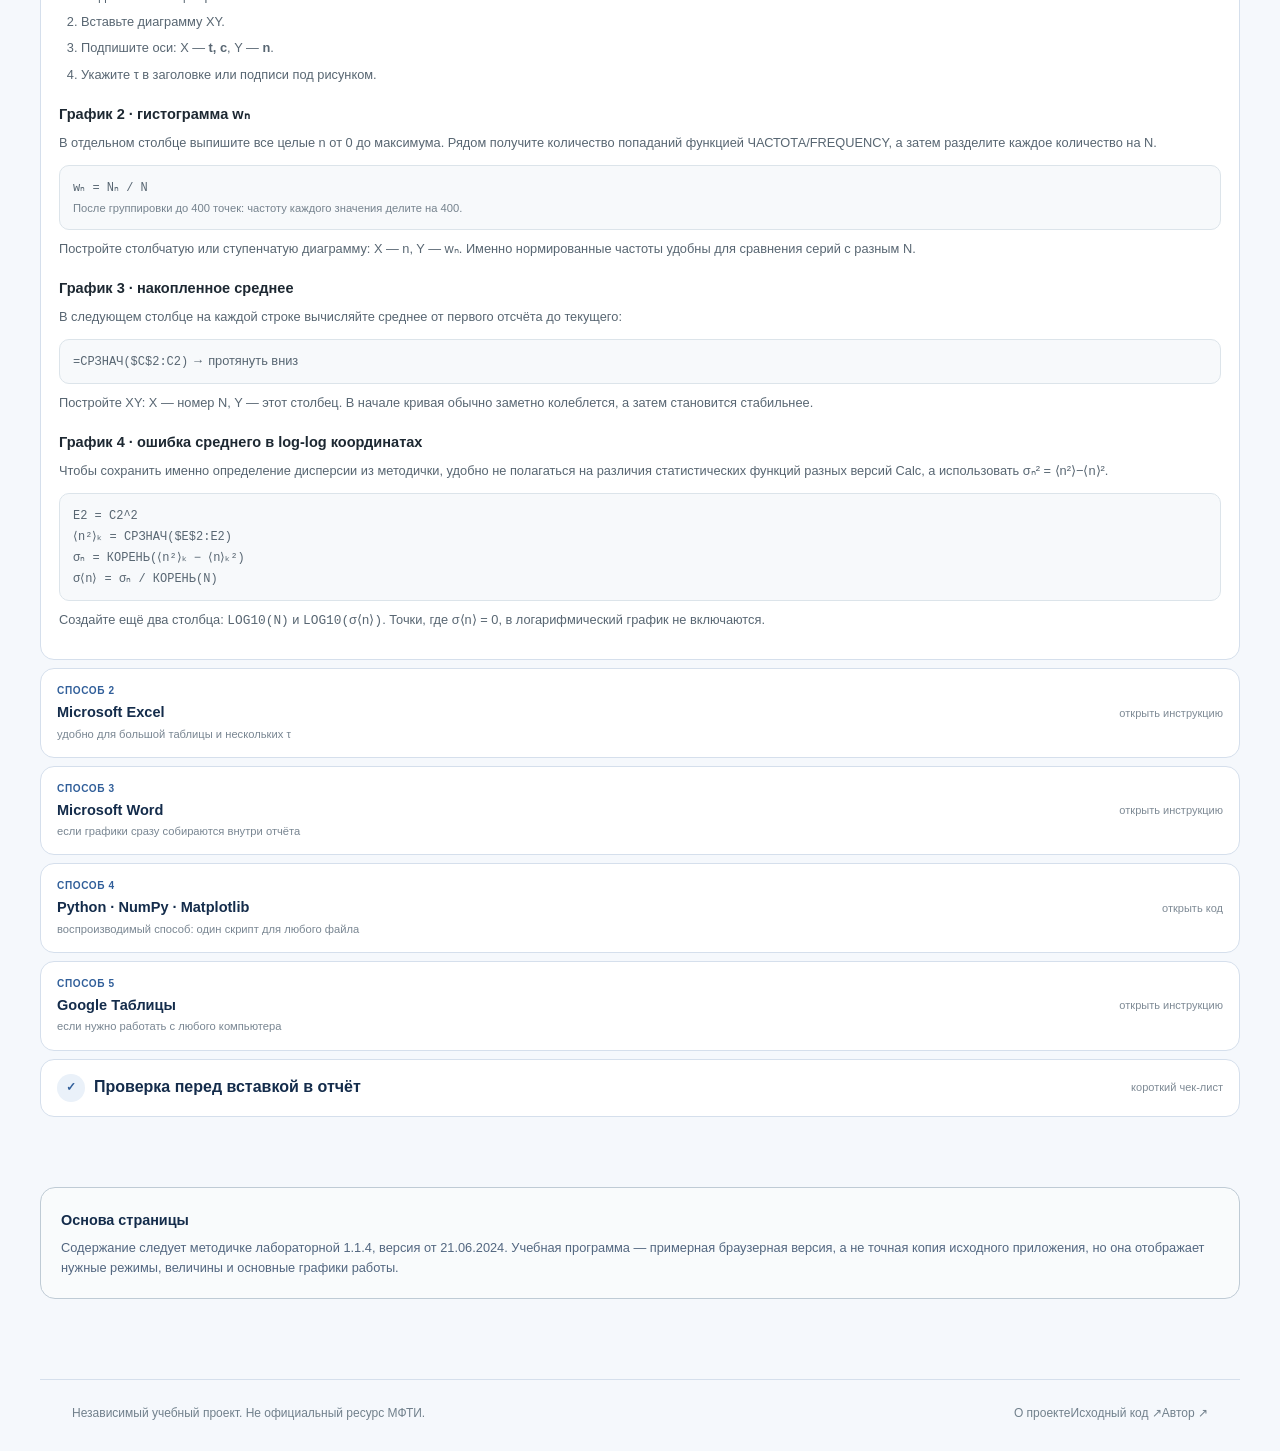
<file: lab-1.1.4/index.html>
<!doctype html>
<html lang="ru"><head><meta charset="utf-8"><meta name="viewport" content="width=device-width,initial-scale=1"><meta http-equiv="refresh" content="0; url=../physics/labs/1.1.4/"><title>Лаба 1.1.4 перенесена</title><link rel="canonical" href="../physics/labs/1.1.4/"><style>body{font:16px system-ui;margin:40px;max-width:700px}a{color:#315f9a}</style></head><body><p>Страница перенесена в <a href="../physics/labs/1.1.4/">physics/labs/1.1.4/</a>.</p><script>location.replace('../physics/labs/1.1.4/');</script></body></html>
</file>
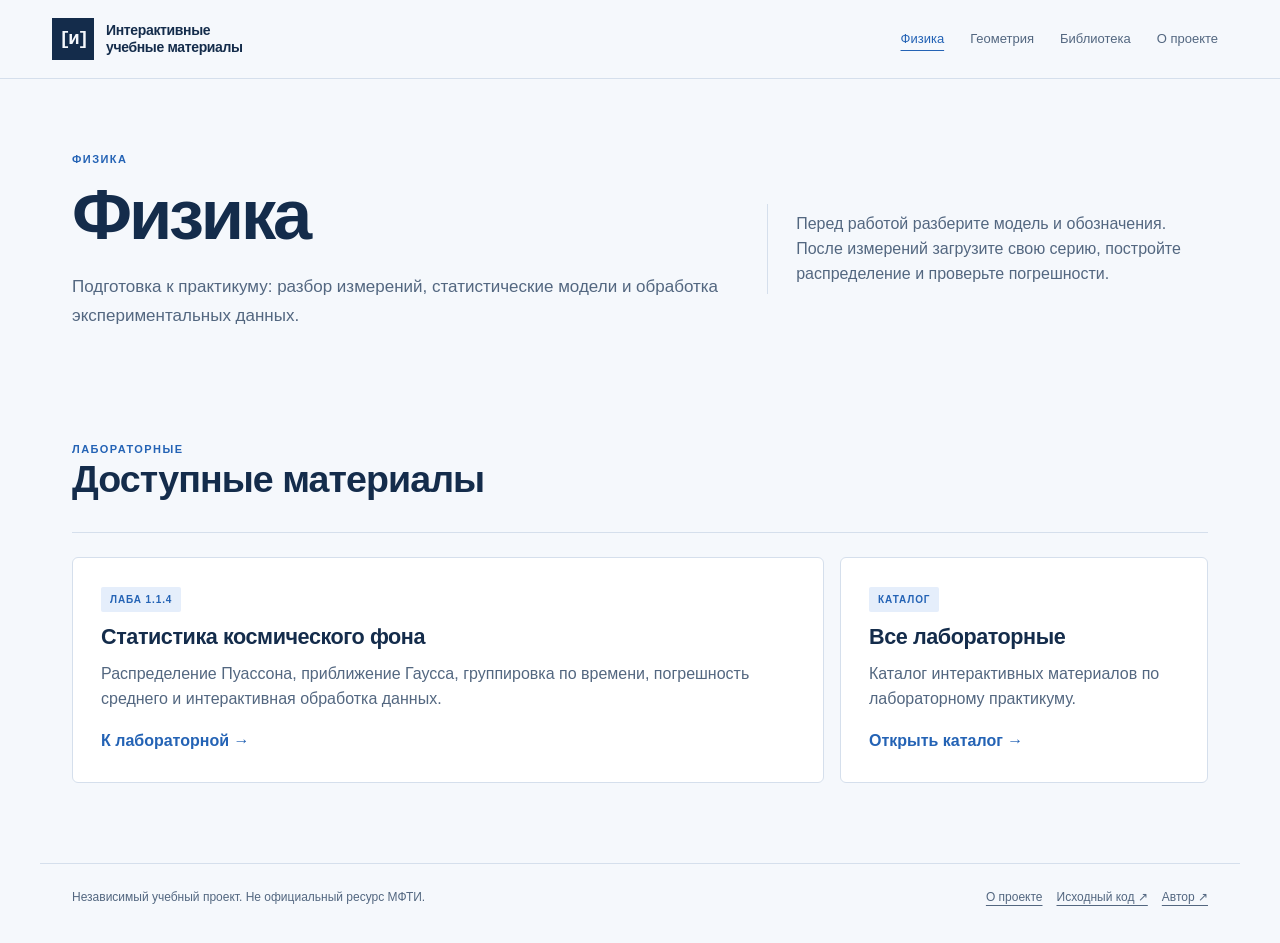
<file: physics/index.html>
<!doctype html>
<html lang="ru">
<head><meta charset="utf-8"><meta name="viewport" content="width=device-width,initial-scale=1"><title>Физика — Интерактивные материалы МФТИ</title><link rel="stylesheet" href="../assets/site.css?v=0.17">  <link rel="stylesheet" href="../assets/editorial.css?v=0.19">
</head>
<body>
<a class="skip-link" href="#main">К содержанию</a>
<header class="site-header"><nav class="site-nav" aria-label="Основная навигация"><a class="brand" href="../">Интерактивные<br>учебные материалы</a><div class="nav-links"><a aria-current="page" href="./">Физика</a><a href="../analytic-geometry/">Геометрия</a><a href="../bookshelf/">Библиотека</a><a href="../about/">О проекте</a></div></nav></header>
<main class="page" id="main">
  <section class="hero"><div><div class="kicker">Физика</div><h1>Физика</h1><p class="lead">Подготовка к практикуму: разбор измерений, статистические модели и обработка экспериментальных данных.</p></div><p class="hero-note">Перед работой разберите модель и обозначения. После измерений загрузите свою серию, постройте распределение и проверьте погрешности.</p></section>
  <section class="section"><div class="section-head"><div><div class="kicker">Лабораторные</div><h2>Доступные материалы</h2></div></div><div class="grid">
    <a class="card wide" href="labs/1.1.4/"><span class="tag">Лаба 1.1.4</span><h3>Статистика космического фона</h3><p>Распределение Пуассона, приближение Гаусса, группировка по времени, погрешность среднего и интерактивная обработка данных.</p><span class="arrow">К лабораторной →</span></a>
    <a class="card small" href="labs/"><span class="tag">Каталог</span><h3>Все лабораторные</h3><p>Каталог интерактивных материалов по лабораторному практикуму.</p><span class="arrow">Открыть каталог →</span></a>
  </div></section>
</main>
<footer class="footer"><span>Независимый учебный проект. Не официальный ресурс МФТИ.</span><span class="footer-links"><a href="../about/">О проекте</a><a href="https://github.com/FedotovskiiLev/mipt-interactive-materials">Исходный код ↗</a><a href="https://fedotovskiilev.github.io/">Автор ↗</a></span></footer>
</body></html>
</file>
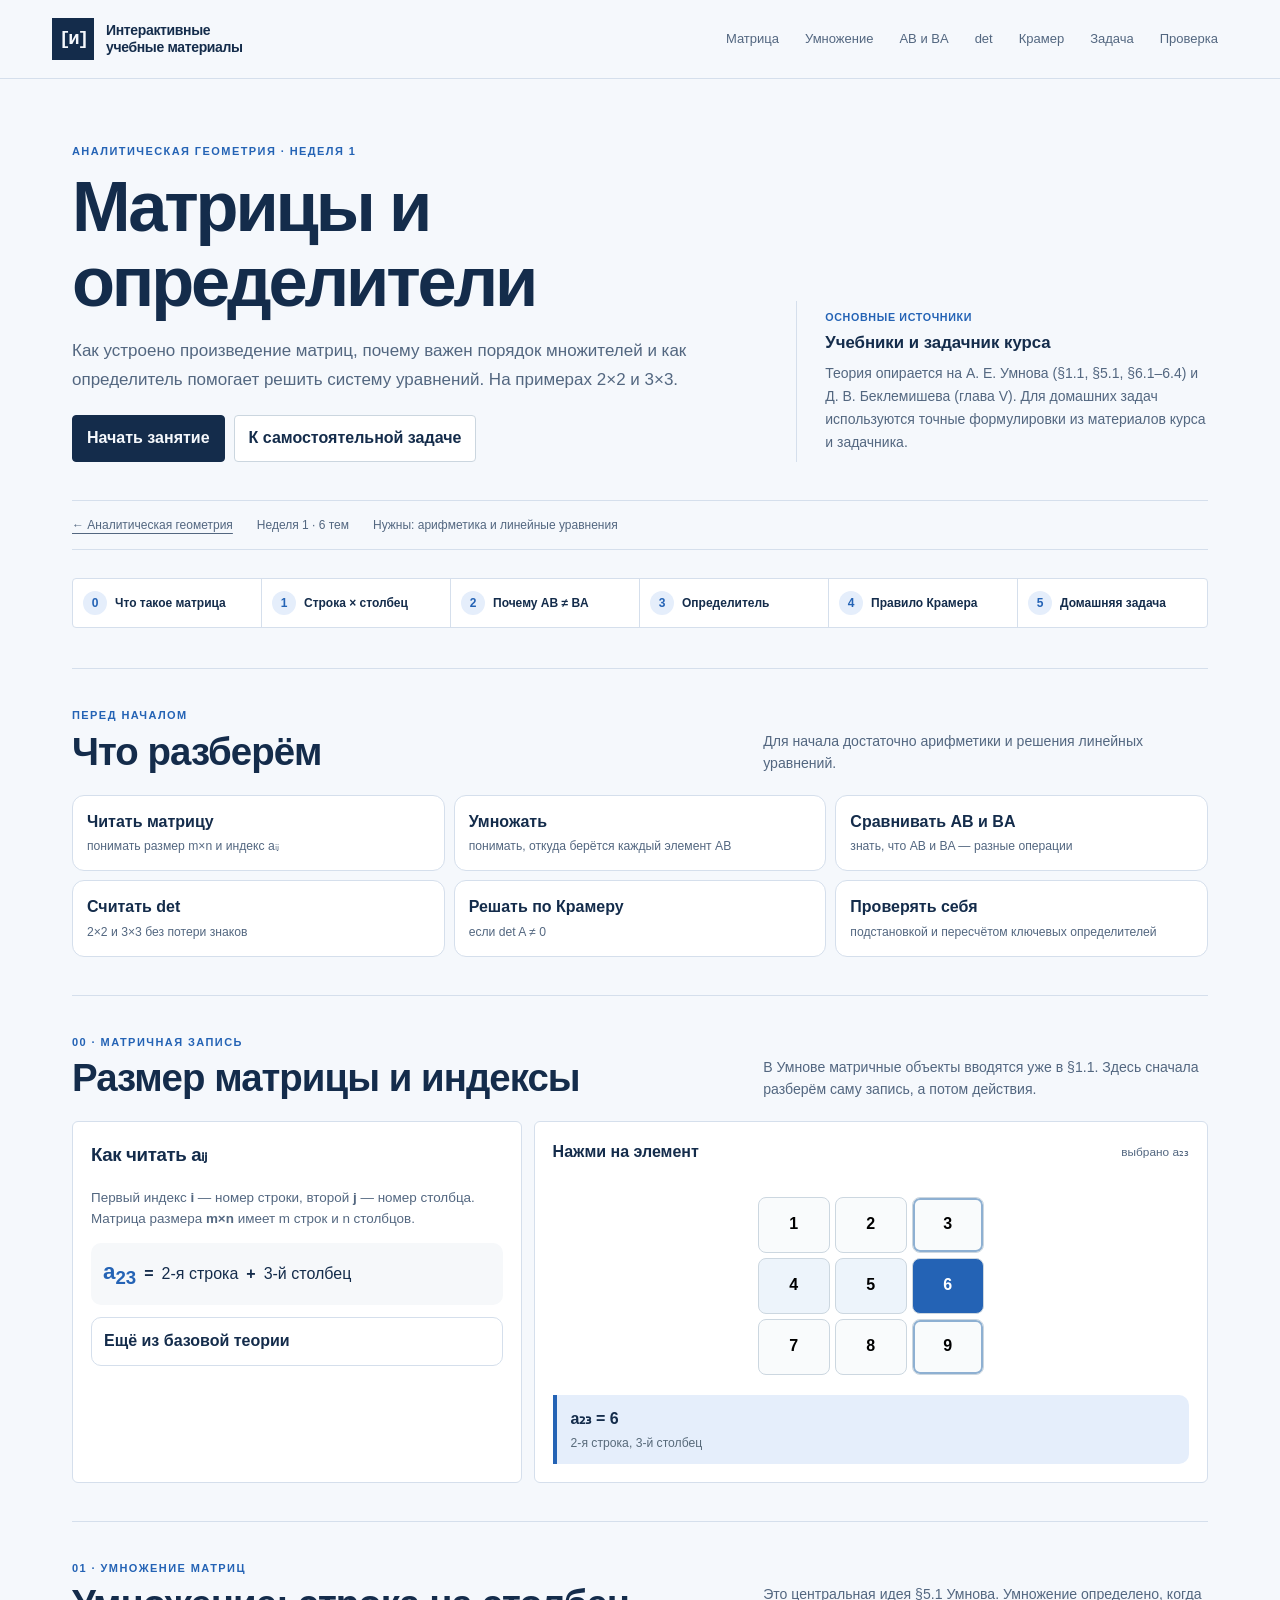
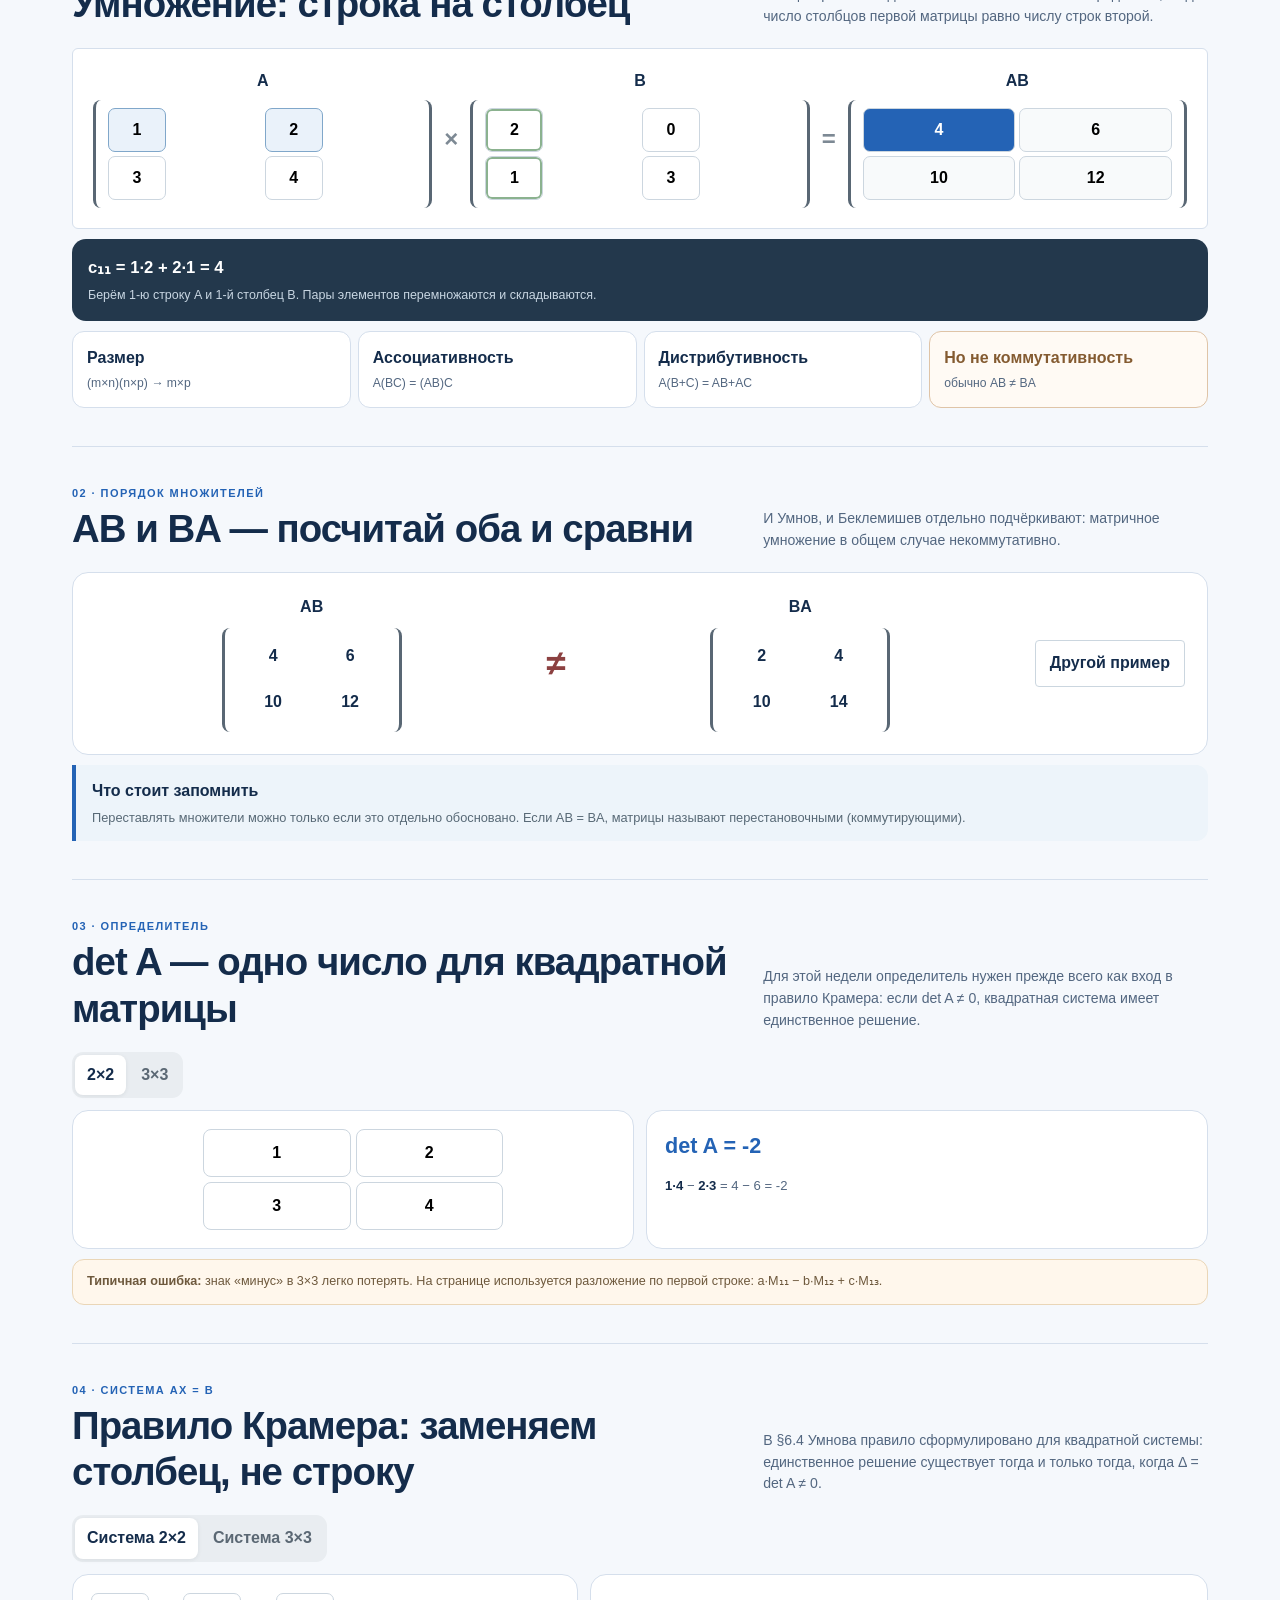
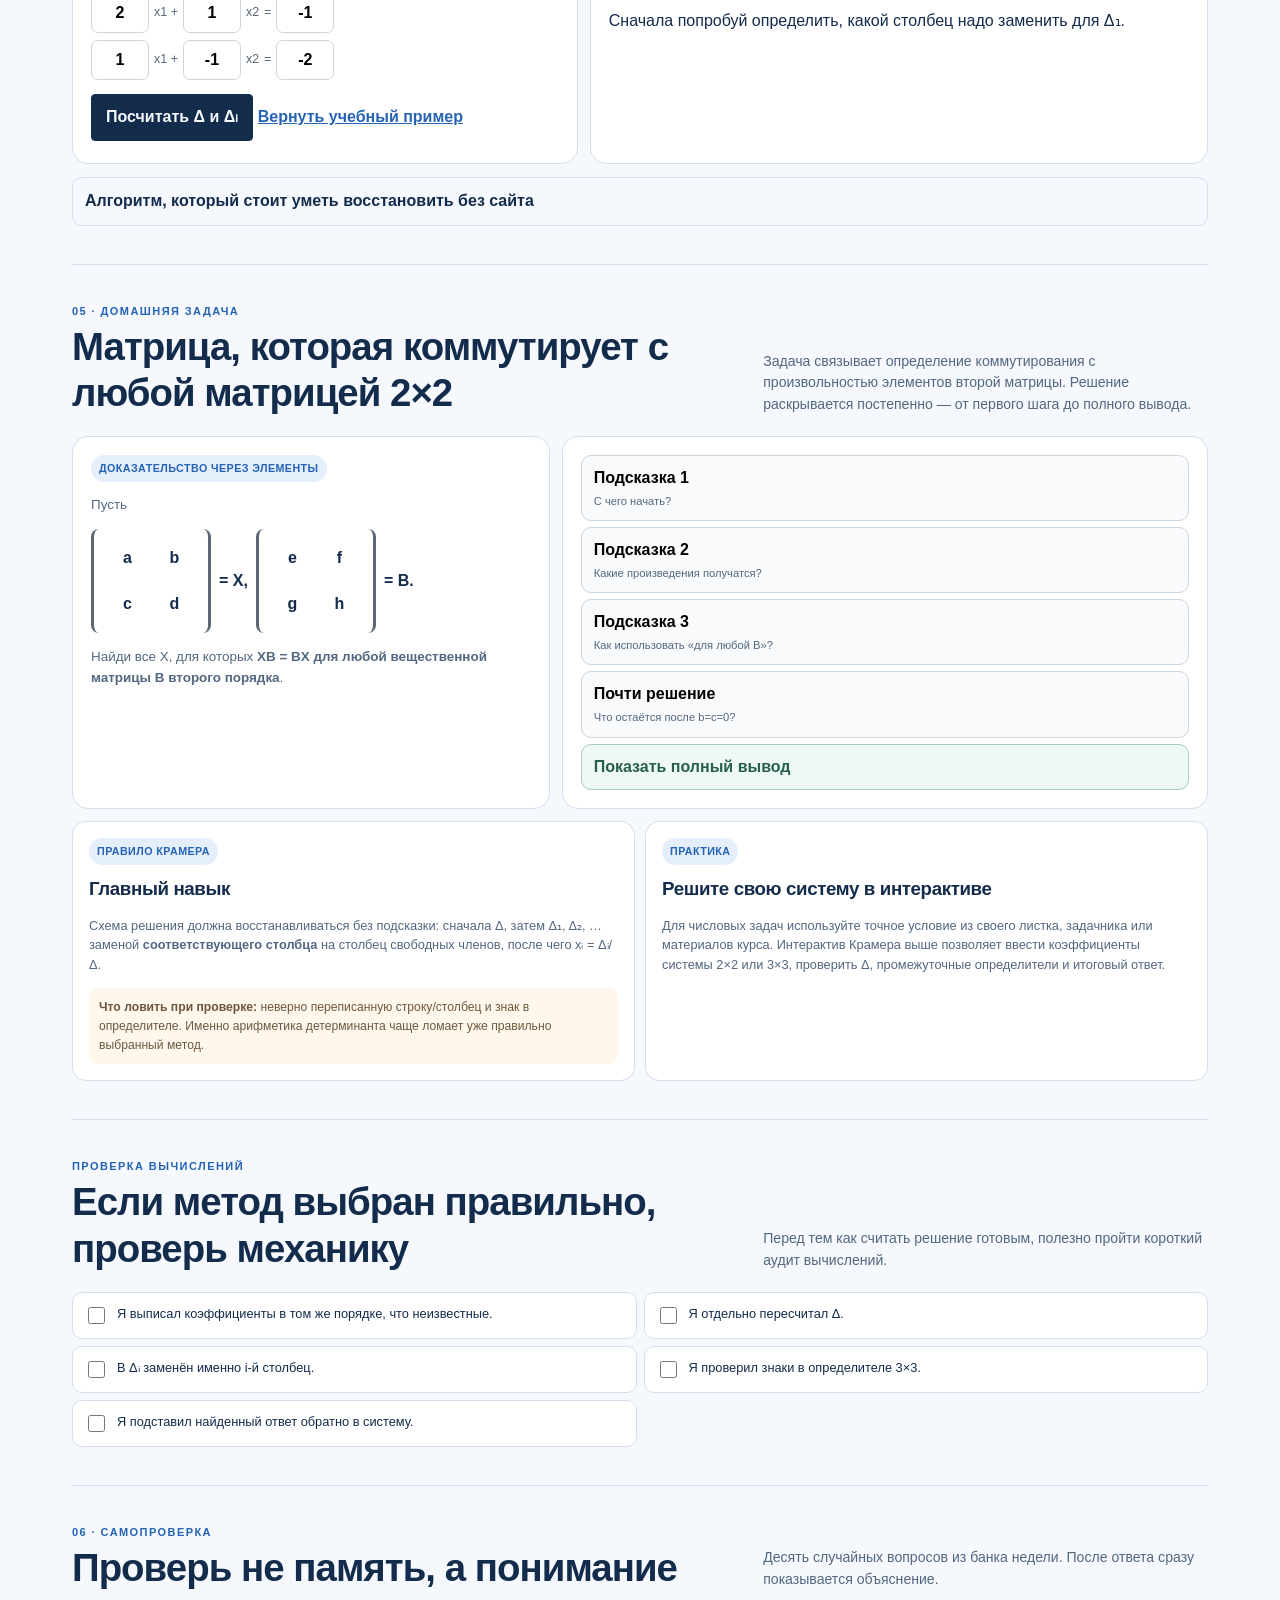
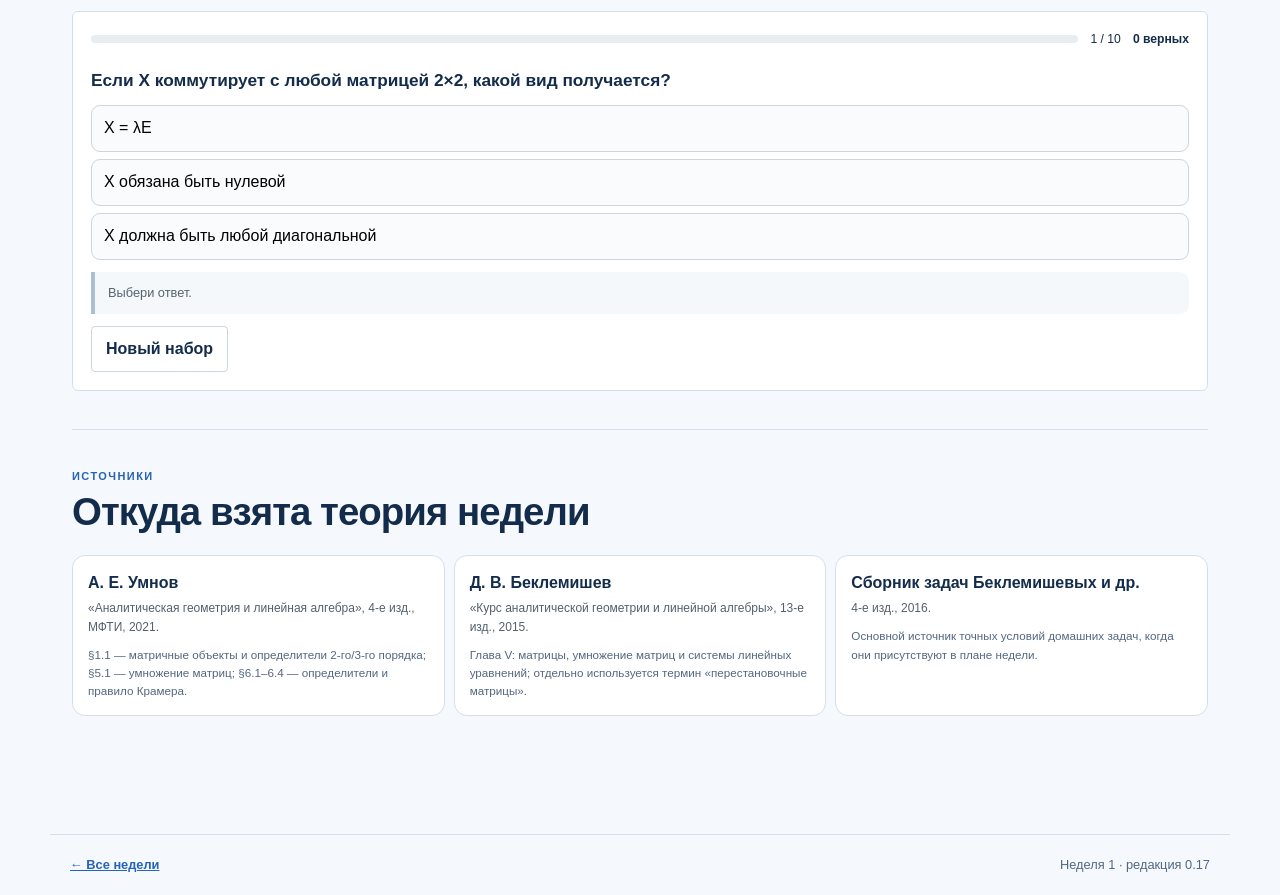
<file: analytic-geometry/week-1/index.html>
<!doctype html>
<html lang="ru">
<head>
  <meta charset="utf-8">
  <meta name="viewport" content="width=device-width,initial-scale=1">
  <meta name="description" content="Неделя 1: матрицы, определители и правило Крамера. Интерактивный материал первого курса.">
  <title>Неделя 1 · Матрицы и Крамер</title>
  <link rel="stylesheet" href="../../assets/site.css?v=0.17">
  <link rel="stylesheet" href="styles.css?v=0.17">
  <link rel="stylesheet" href="../../assets/editorial.css?v=0.19">
</head>
<body>
<a class="skip-link" href="#main">К содержанию</a>
<header class="site-header lesson-header">
  <nav class="site-nav lesson-nav" aria-label="Основная навигация">
    <a class="brand" href="../../">Интерактивные<br>учебные материалы</a>
    <div class="nav-links">
      <a href="#matrices">Матрица</a>
      <a href="#multiply">Умножение</a>
      <a href="#commute">AB и BA</a>
      <a href="#determinant">det</a>
      <a href="#cramer">Крамер</a>
      <a href="#homework">Задача</a>
      <a href="#check">Проверка</a>
    </div>
  </nav>
</header>

<main class="lesson-page" id="main">
  <section class="lesson-hero">
    <div>
      <div class="kicker">Аналитическая геометрия · неделя 1</div>
      <h1>Матрицы и<br>определители</h1>
      <p class="lead">Как устроено произведение матриц, почему важен порядок множителей и как определитель помогает решить систему уравнений. На примерах 2×2 и 3×3.</p>
      <div class="hero-actions">
        <a class="lesson-button primary" href="#matrices">Начать занятие</a>
        <a class="lesson-button" href="#homework">К самостоятельной задаче</a>
      </div>
    </div>
    <aside class="source-note">
      <span>Основные источники</span>
      <strong>Учебники и задачник курса</strong>
      <p>Теория опирается на А. Е. Умнова (§1.1, §5.1, §6.1–6.4) и Д. В. Беклемишева (глава V). Для домашних задач используются точные формулировки из материалов курса и задачника.</p>
    </aside>
  </section>

  <div class="reading-meta"><a href="../">← Аналитическая геометрия</a><span>Неделя 1 · 6 тем</span><span>Нужны: арифметика и линейные уравнения</span></div>
  <nav class="route" aria-label="Маршрут недели">
    <a href="#matrices"><b>0</b><span>Что такое матрица</span></a>
    <a href="#multiply"><b>1</b><span>Строка × столбец</span></a>
    <a href="#commute"><b>2</b><span>Почему AB ≠ BA</span></a>
    <a href="#determinant"><b>3</b><span>Определитель</span></a>
    <a href="#cramer"><b>4</b><span>Правило Крамера</span></a>
    <a href="#homework"><b>5</b><span>Домашняя задача</span></a>
  </nav>

  <section class="lesson-section intro-section">
    <div class="section-heading">
      <div><div class="eyebrow">Перед началом</div><h2>Что разберём</h2></div>
      <p>Для начала достаточно арифметики и решения линейных уравнений.</p>
    </div>
    <div class="goal-grid">
      <article><b>Читать матрицу</b><span>понимать размер m×n и индекс aᵢⱼ</span></article>
      <article><b>Умножать</b><span>понимать, откуда берётся каждый элемент AB</span></article>
      <article><b>Сравнивать AB и BA</b><span>знать, что AB и BA — разные операции</span></article>
      <article><b>Считать det</b><span>2×2 и 3×3 без потери знаков</span></article>
      <article><b>Решать по Крамеру</b><span>если det A ≠ 0</span></article>
      <article><b>Проверять себя</b><span>подстановкой и пересчётом ключевых определителей</span></article>
    </div>
  </section>

  <section id="matrices" class="lesson-section">
    <div class="section-heading">
      <div><div class="eyebrow">00 · матричная запись</div><h2>Размер матрицы и индексы</h2></div>
      <p>В Умнове матричные объекты вводятся уже в §1.1. Здесь сначала разберём саму запись, а потом действия.</p>
    </div>

    <div class="split-panel">
      <div class="explain-card">
        <h3>Как читать aᵢⱼ</h3>
        <p>Первый индекс <b>i</b> — номер строки, второй <b>j</b> — номер столбца. Матрица размера <b>m×n</b> имеет m строк и n столбцов.</p>
        <div class="notation-strip"><span>a<sub>23</sub></span><b>=</b><span>2-я строка</span><b>+</b><span>3-й столбец</span></div>
        <details class="theory-more">
          <summary>Ещё из базовой теории</summary>
          <div><p>Складывать можно матрицы одинакового размера — поэлементно. Умножение матрицы на число тоже выполняется поэлементно. При транспонировании строки становятся столбцами с сохранением порядка.</p></div>
        </details>
      </div>

      <div class="interactive-card">
        <div class="panel-head"><strong>Нажми на элемент</strong><span id="matrixPicked">выбрано a₂₃</span></div>
        <div class="matrix-explorer" id="matrixExplorer" aria-label="Матрица для изучения индексов"></div>
        <div class="result-callout" id="matrixExplain"><b>a₂₃ = 6</b><span>2-я строка, 3-й столбец</span></div>
      </div>
    </div>
  </section>

  <section id="multiply" class="lesson-section">
    <div class="section-heading">
      <div><div class="eyebrow">01 · умножение матриц</div><h2>Умножение: строка на столбец</h2></div>
      <p>Это центральная идея §5.1 Умнова. Умножение определено, когда число столбцов первой матрицы равно числу строк второй.</p>
    </div>

    <div class="multiply-lab">
      <div class="matrix-edit-block">
        <label>A</label>
        <div class="edit-matrix" id="matrixA">
          <input value="1" inputmode="numeric"><input value="2" inputmode="numeric">
          <input value="3" inputmode="numeric"><input value="4" inputmode="numeric">
        </div>
      </div>
      <div class="multiply-symbol">×</div>
      <div class="matrix-edit-block">
        <label>B</label>
        <div class="edit-matrix" id="matrixB">
          <input value="2" inputmode="numeric"><input value="0" inputmode="numeric">
          <input value="1" inputmode="numeric"><input value="3" inputmode="numeric">
        </div>
      </div>
      <div class="multiply-symbol">=</div>
      <div class="matrix-edit-block">
        <label>AB</label>
        <div class="result-matrix" id="matrixProduct"></div>
      </div>
    </div>

    <div class="formula-stage">
      <div class="formula-main" id="multiplyFormula">Выбери клетку результата.</div>
      <p id="multiplyMeaning">Сайт подсветит строку A и столбец B, которые участвуют именно в этой клетке.</p>
    </div>

    <div class="rule-cards">
      <article><b>Размер</b><span>(m×n)(n×p) → m×p</span></article>
      <article><b>Ассоциативность</b><span>A(BC) = (AB)C</span></article>
      <article><b>Дистрибутивность</b><span>A(B+C) = AB+AC</span></article>
      <article class="warning"><b>Но не коммутативность</b><span>обычно AB ≠ BA</span></article>
    </div>
  </section>

  <section id="commute" class="lesson-section">
    <div class="section-heading">
      <div><div class="eyebrow">02 · порядок множителей</div><h2>AB и BA — посчитай оба и сравни</h2></div>
      <p>И Умнов, и Беклемишев отдельно подчёркивают: матричное умножение в общем случае некоммутативно.</p>
    </div>

    <div class="compare-products">
      <div><span>AB</span><div class="compare-matrix" id="abMatrix"></div></div>
      <div class="compare-sign" id="compareSign">≠</div>
      <div><span>BA</span><div class="compare-matrix" id="baMatrix"></div></div>
      <button class="lesson-button" id="swapExample" type="button">Другой пример</button>
    </div>

    <div class="insight-box"><b>Что стоит запомнить</b><p>Переставлять множители можно только если это отдельно обосновано. Если AB = BA, матрицы называют перестановочными (коммутирующими).</p></div>
  </section>

  <section id="determinant" class="lesson-section">
    <div class="section-heading">
      <div><div class="eyebrow">03 · определитель</div><h2>det A — одно число для квадратной матрицы</h2></div>
      <p>Для этой недели определитель нужен прежде всего как вход в правило Крамера: если det A ≠ 0, квадратная система имеет единственное решение.</p>
    </div>

    <div class="det-tabs segmented" id="detTabs">
      <button class="active" data-det-size="2" type="button">2×2</button>
      <button data-det-size="3" type="button">3×3</button>
    </div>

    <div class="det-workbench">
      <div class="det-inputs" id="detInputs"></div>
      <div class="det-explain">
        <div class="det-value" id="detValue">det A = −2</div>
        <div class="det-steps" id="detSteps"></div>
      </div>
    </div>

    <div class="sign-warning"><b>Типичная ошибка:</b> знак «минус» в 3×3 легко потерять. На странице используется разложение по первой строке: <span>a·M₁₁ − b·M₁₂ + c·M₁₃</span>.</div>
  </section>

  <section id="cramer" class="lesson-section">
    <div class="section-heading">
      <div><div class="eyebrow">04 · система Ax = b</div><h2>Правило Крамера: заменяем столбец, не строку</h2></div>
      <p>В §6.4 Умнова правило сформулировано для квадратной системы: единственное решение существует тогда и только тогда, когда Δ = det A ≠ 0.</p>
    </div>

    <div class="cramer-tabs segmented" id="cramerTabs">
      <button class="active" data-cramer-size="2" type="button">Система 2×2</button>
      <button data-cramer-size="3" type="button">Система 3×3</button>
    </div>

    <div class="cramer-workbench">
      <div>
        <div class="cramer-system" id="cramerSystem"></div>
        <button class="lesson-button primary" id="solveCramer" type="button">Посчитать Δ и Δᵢ</button>
        <button class="text-button" id="resetCramer" type="button">Вернуть учебный пример</button>
      </div>
      <div class="cramer-output" id="cramerOutput" aria-live="polite"><p>Сначала попробуй определить, какой столбец надо заменить для Δ₁.</p></div>
    </div>

    <details class="theory-more wide-details">
      <summary>Алгоритм, который стоит уметь восстановить без сайта</summary>
      <div class="algorithm-grid">
        <article><b>1</b><span>Запиши матрицу коэффициентов A и столбец свободных членов b.</span></article>
        <article><b>2</b><span>Посчитай Δ = det A.</span></article>
        <article><b>3</b><span>Для Δᵢ замени i-й столбец A на b.</span></article>
        <article><b>4</b><span>Если Δ ≠ 0, xᵢ = Δᵢ / Δ.</span></article>
        <article><b>5</b><span>Подставь найденные значения во все уравнения системы.</span></article>
      </div>
    </details>
  </section>

  <section id="homework" class="lesson-section homework-section">
    <div class="section-heading">
      <div><div class="eyebrow">05 · домашняя задача</div><h2>Матрица, которая коммутирует с любой матрицей 2×2</h2></div>
      <p>Задача связывает определение коммутирования с произвольностью элементов второй матрицы. Решение раскрывается постепенно — от первого шага до полного вывода.</p>
    </div>

    <div class="homework-problem">
      <div class="problem-statement">
        <span class="problem-tag">доказательство через элементы</span>
        <p>Пусть</p>
        <div class="symbolic-row">
          <div class="symbolic-matrix"><span>a</span><span>b</span><span>c</span><span>d</span></div>
          <b>= X,</b>
          <div class="symbolic-matrix"><span>e</span><span>f</span><span>g</span><span>h</span></div>
          <b>= B.</b>
        </div>
        <p>Найди все X, для которых <b>XB = BX для любой вещественной матрицы B второго порядка</b>.</p>
      </div>

      <div class="hint-ladder" id="hintLadder">
        <button type="button" data-hint="1"><b>Подсказка 1</b><span>С чего начать?</span></button>
        <div class="hint-content" data-hint-content="1" hidden>Перемножь X·B и B·X. Равенство матриц означает равенство четырёх соответствующих элементов.</div>

        <button type="button" data-hint="2"><b>Подсказка 2</b><span>Какие произведения получатся?</span></button>
        <div class="hint-content" data-hint-content="2" hidden>
          XB = [[ae+bg, af+bh], [ce+dg, cf+dh]],<br>
          BX = [[ea+fc, eb+fd], [ga+hc, gb+hd]].
        </div>

        <button type="button" data-hint="3"><b>Подсказка 3</b><span>Как использовать «для любой B»?</span></button>
        <div class="hint-content" data-hint-content="3" hidden>Из (1,1): bg = fc для любых f и g. Можно независимо выбирать f и g. Это заставляет b = 0 и c = 0.</div>

        <button type="button" data-hint="4"><b>Почти решение</b><span>Что остаётся после b=c=0?</span></button>
        <div class="hint-content" data-hint-content="4" hidden>Сравни (1,2): af = fd для любого f. Значит a = d.</div>

        <button class="solution-reveal" type="button" data-hint="5"><b>Показать полный вывод</b></button>
        <div class="hint-content solution-content" data-hint-content="5" hidden>Получаем X = [[a,0],[0,a]] = aE. То есть со всеми матрицами второго порядка коммутируют ровно скалярные матрицы λE: необходимо и достаточно, чтобы b=c=0 и a=d.</div>
      </div>
    </div>

    <div class="homework-grid">
      <article>
        <span class="problem-tag">Правило Крамера</span>
        <h3>Главный навык</h3>
        <p>Схема решения должна восстанавливаться без подсказки: сначала Δ, затем Δ₁, Δ₂, … заменой <b>соответствующего столбца</b> на столбец свободных членов, после чего xᵢ = Δᵢ/Δ.</p>
        <div class="mistake-note"><b>Что ловить при проверке:</b> неверно переписанную строку/столбец и знак в определителе. Именно арифметика детерминанта чаще ломает уже правильно выбранный метод.</div>
      </article>
      <article>
        <span class="problem-tag">Практика</span>
        <h3>Решите свою систему в интерактиве</h3>
        <p>Для числовых задач используйте точное условие из своего листка, задачника или материалов курса. Интерактив Крамера выше позволяет ввести коэффициенты системы 2×2 или 3×3, проверить Δ, промежуточные определители и итоговый ответ.</p>
      </article>
    </div>
  </section>

  <section class="lesson-section audit-section">
    <div class="section-heading">
      <div><div class="eyebrow">Проверка вычислений</div><h2>Если метод выбран правильно, проверь механику</h2></div>
      <p>Перед тем как считать решение готовым, полезно пройти короткий аудит вычислений.</p>
    </div>
    <div class="audit-list">
      <label><input type="checkbox" data-audit="matrix"> Я выписал коэффициенты в том же порядке, что неизвестные.</label>
      <label><input type="checkbox" data-audit="delta"> Я отдельно пересчитал Δ.</label>
      <label><input type="checkbox" data-audit="column"> В Δᵢ заменён именно i-й столбец.</label>
      <label><input type="checkbox" data-audit="signs"> Я проверил знаки в определителе 3×3.</label>
      <label><input type="checkbox" data-audit="substitute"> Я подставил найденный ответ обратно в систему.</label>
    </div>
  </section>

  <section id="check" class="lesson-section check-section">
    <div class="section-heading">
      <div><div class="eyebrow">06 · самопроверка</div><h2>Проверь не память, а понимание</h2></div>
      <p>Десять случайных вопросов из банка недели. После ответа сразу показывается объяснение.</p>
    </div>

    <div class="quiz-shell">
      <div class="quiz-top"><div class="quiz-progress"><i id="quizBar"></i></div><span id="quizCounter">1 / 10</span><b id="quizScore">0 верных</b></div>
      <div id="quizHost"></div>
      <button class="lesson-button" id="quizRestart" type="button">Новый набор</button>
    </div>
  </section>

  <section class="lesson-section sources-section">
    <div class="section-heading">
      <div><div class="eyebrow">Источники</div><h2>Откуда взята теория недели</h2></div>
    </div>
    <div class="source-grid">
      <article><b>А. Е. Умнов</b><span>«Аналитическая геометрия и линейная алгебра», 4-е изд., МФТИ, 2021.</span><p>§1.1 — матричные объекты и определители 2-го/3-го порядка; §5.1 — умножение матриц; §6.1–6.4 — определители и правило Крамера.</p></article>
      <article><b>Д. В. Беклемишев</b><span>«Курс аналитической геометрии и линейной алгебры», 13-е изд., 2015.</span><p>Глава V: матрицы, умножение матриц и системы линейных уравнений; отдельно используется термин «перестановочные матрицы».</p></article>
      <article><b>Сборник задач Беклемишевых и др.</b><span>4-е изд., 2016.</span><p>Основной источник точных условий домашних задач, когда они присутствуют в плане недели.</p></article>
    </div>
  </section>
</main>

<footer class="lesson-footer"><a href="../">← Все недели</a><span>Неделя 1 · редакция 0.17</span></footer>
<script src="app.js?v=0.18"></script>
</body>
</html>
</file>
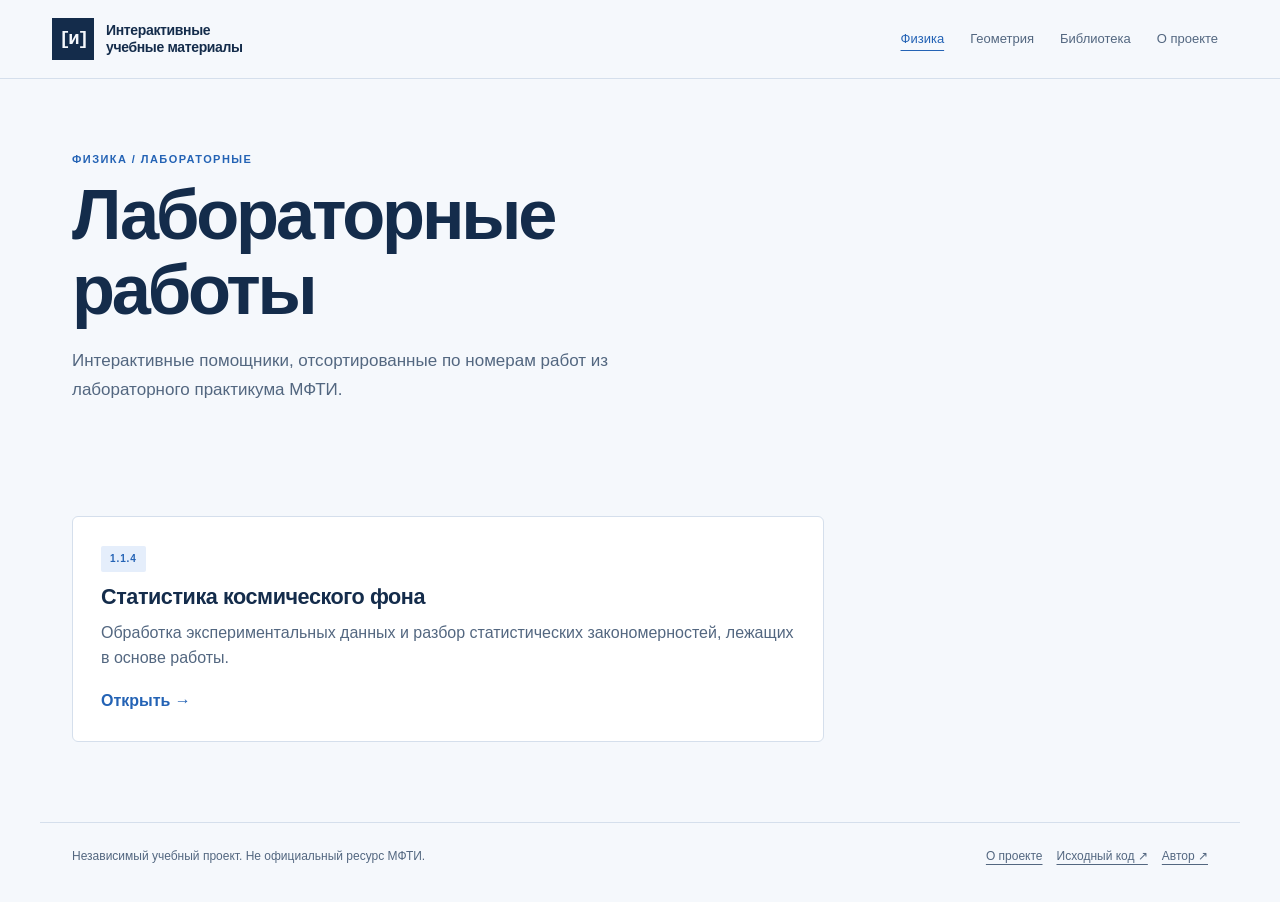
<file: physics/labs/index.html>
<!doctype html>
<html lang="ru">
<head><meta charset="utf-8"><meta name="viewport" content="width=device-width,initial-scale=1"><title>Лабораторные по физике — Интерактивные материалы МФТИ</title><link rel="stylesheet" href="../../assets/site.css?v=0.17">  <link rel="stylesheet" href="../../assets/editorial.css?v=0.19">
</head>
<body>
<a class="skip-link" href="#main">К содержанию</a>
<header class="site-header"><nav class="site-nav" aria-label="Основная навигация"><a class="brand" href="../../">Интерактивные<br>учебные материалы</a><div class="nav-links"><a aria-current="page" href="../">Физика</a><a href="../../analytic-geometry/">Геометрия</a><a href="../../bookshelf/">Библиотека</a><a href="../../about/">О проекте</a></div></nav></header>
<main class="page" id="main"><section class="hero"><div><div class="kicker">Физика / лабораторные</div><h1>Лабораторные работы</h1><p class="lead">Интерактивные помощники, отсортированные по номерам работ из лабораторного практикума МФТИ.</p></div></section>
<section class="section"><div class="grid"><a class="card wide" href="1.1.4/"><span class="tag">1.1.4</span><h3>Статистика космического фона</h3><p>Обработка экспериментальных данных и разбор статистических закономерностей, лежащих в основе работы.</p><span class="arrow">Открыть →</span></a></div></section></main>
<footer class="footer"><span>Независимый учебный проект. Не официальный ресурс МФТИ.</span><span class="footer-links"><a href="../../about/">О проекте</a><a href="https://github.com/FedotovskiiLev/mipt-interactive-materials">Исходный код ↗</a><a href="https://fedotovskiilev.github.io/">Автор ↗</a></span></footer></body></html>
</file>
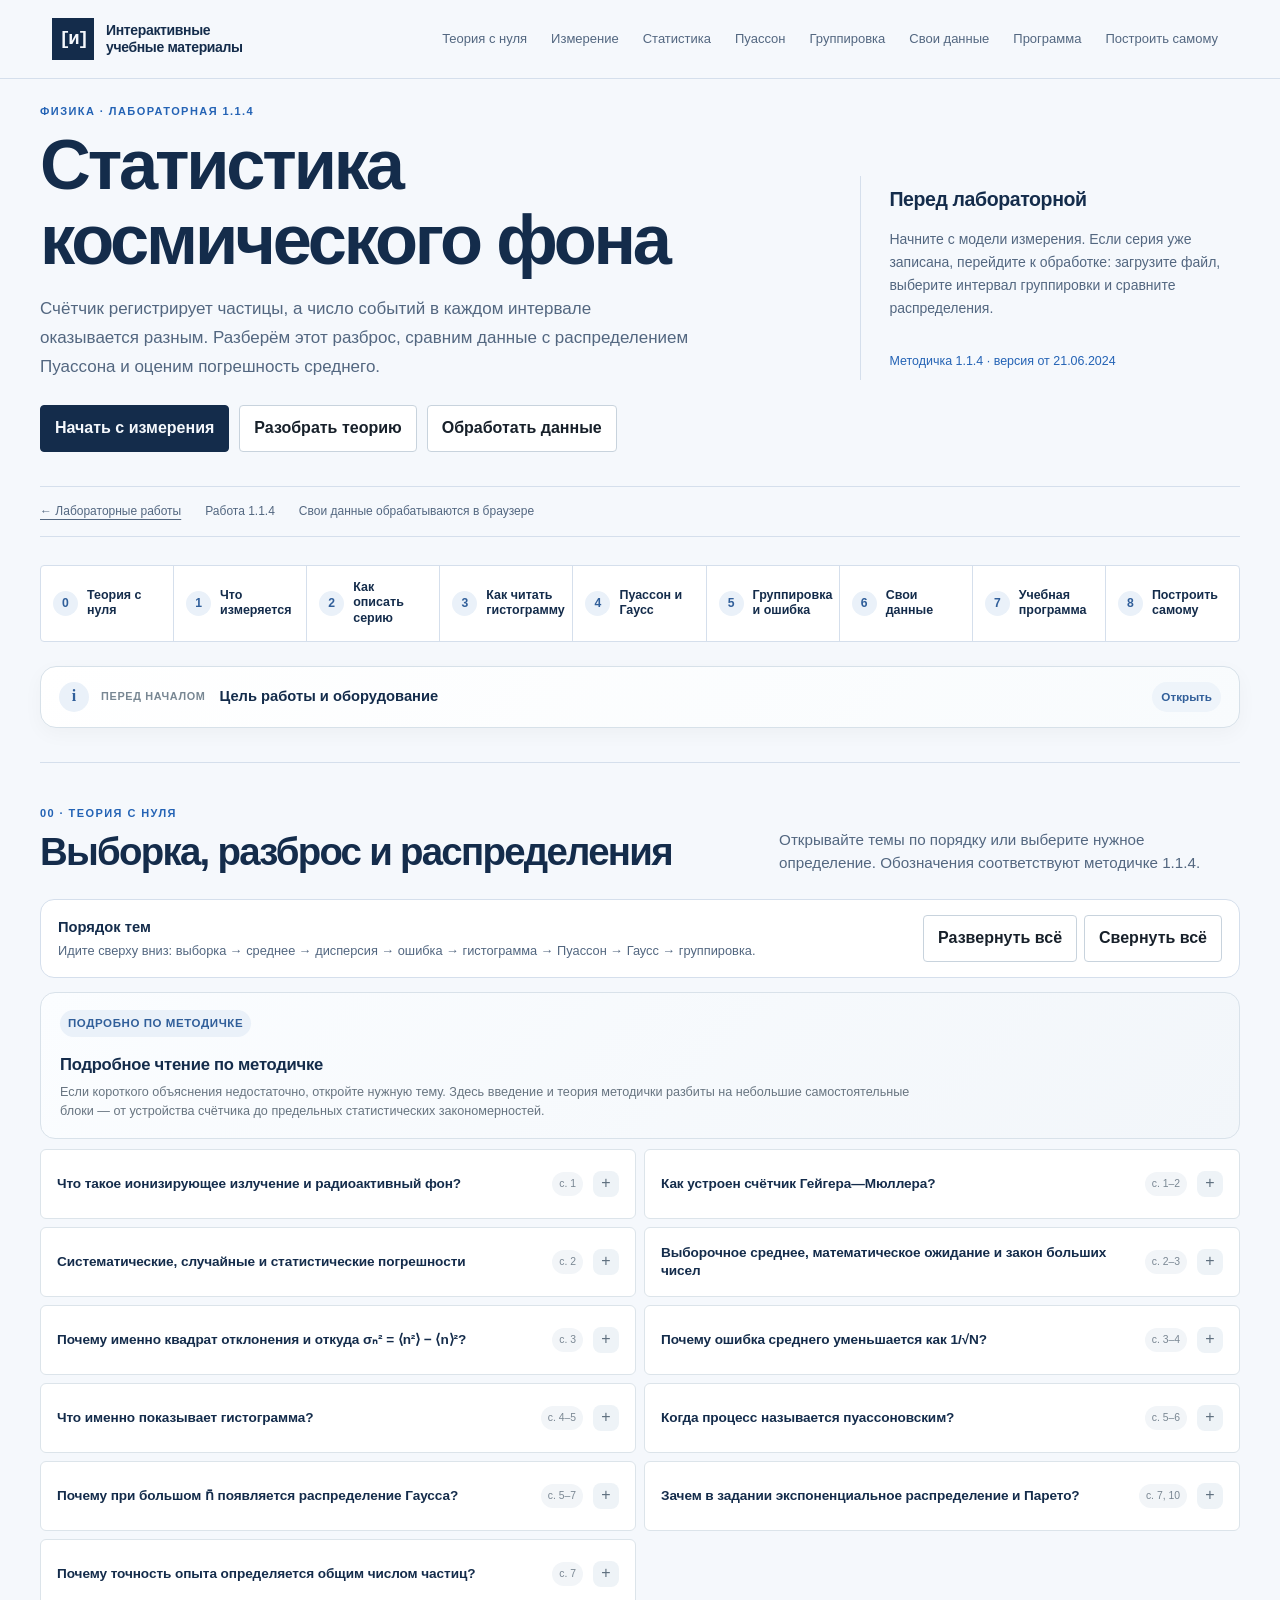
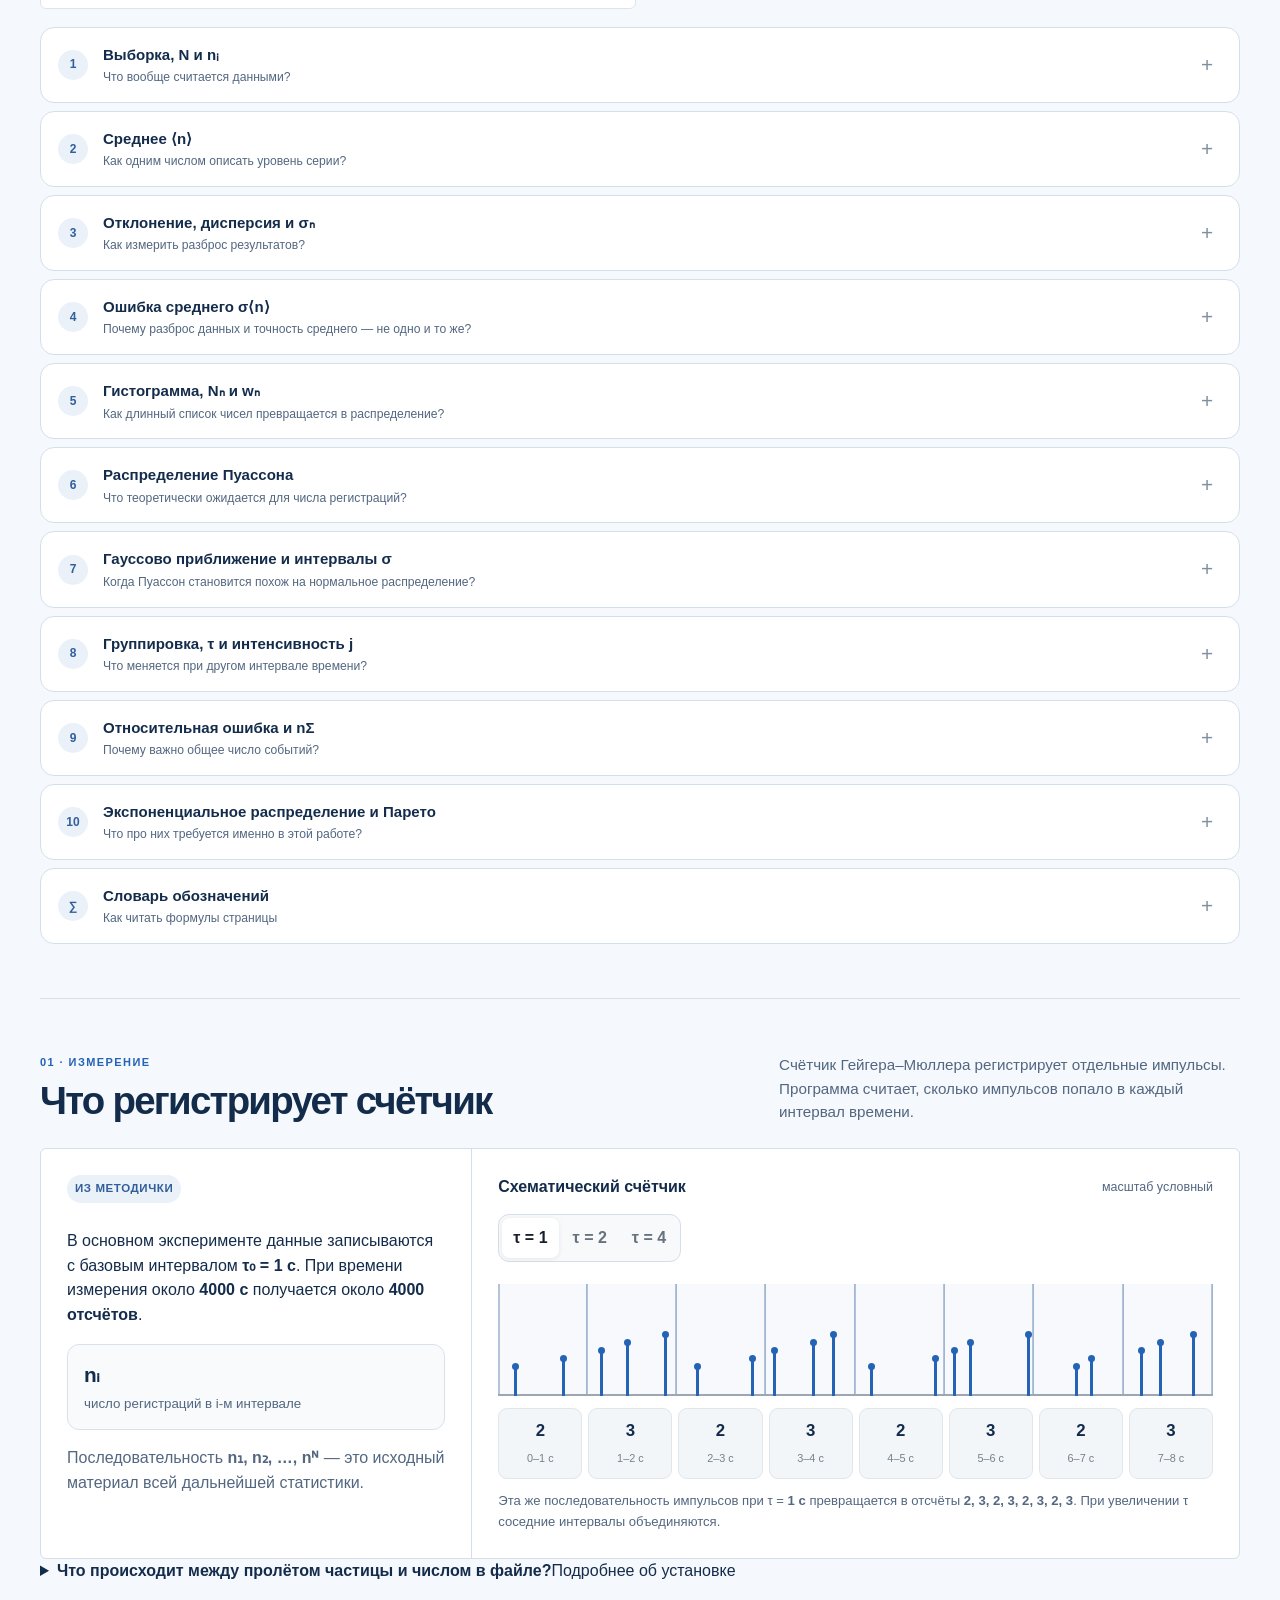
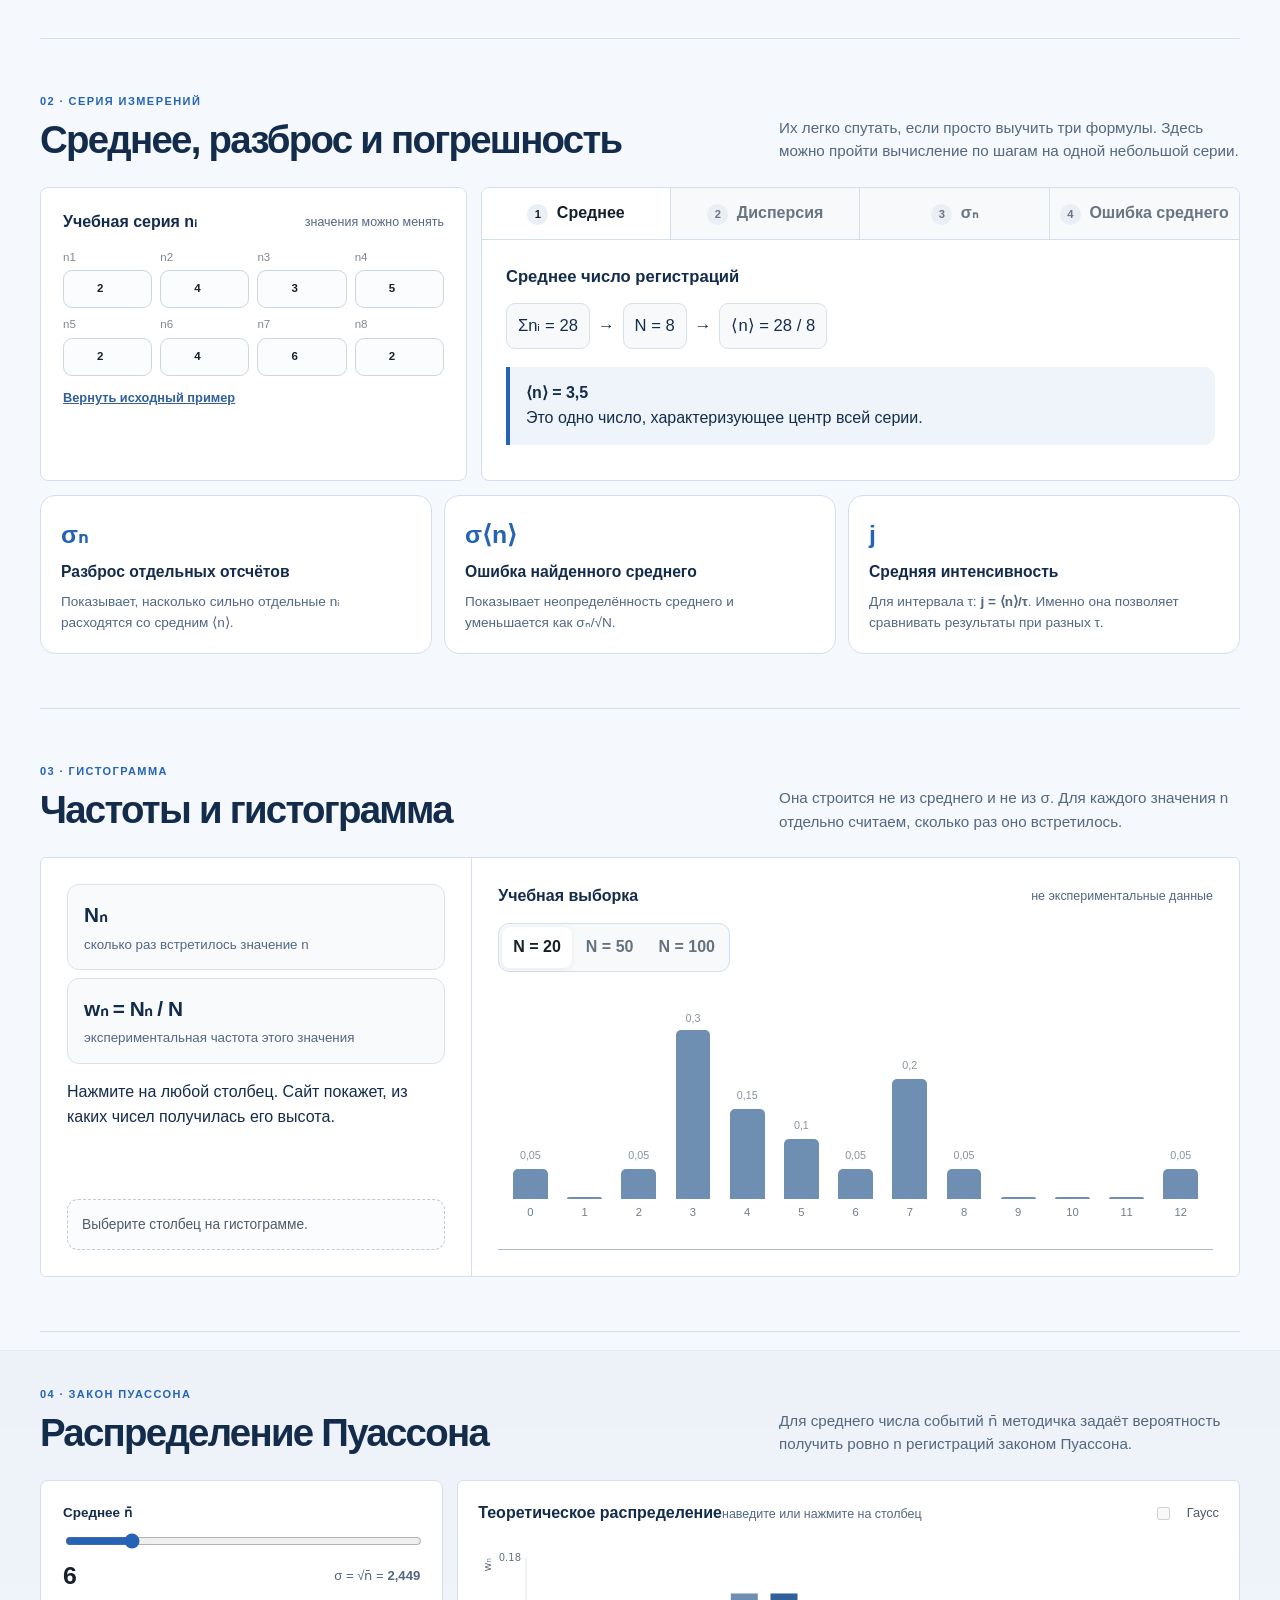
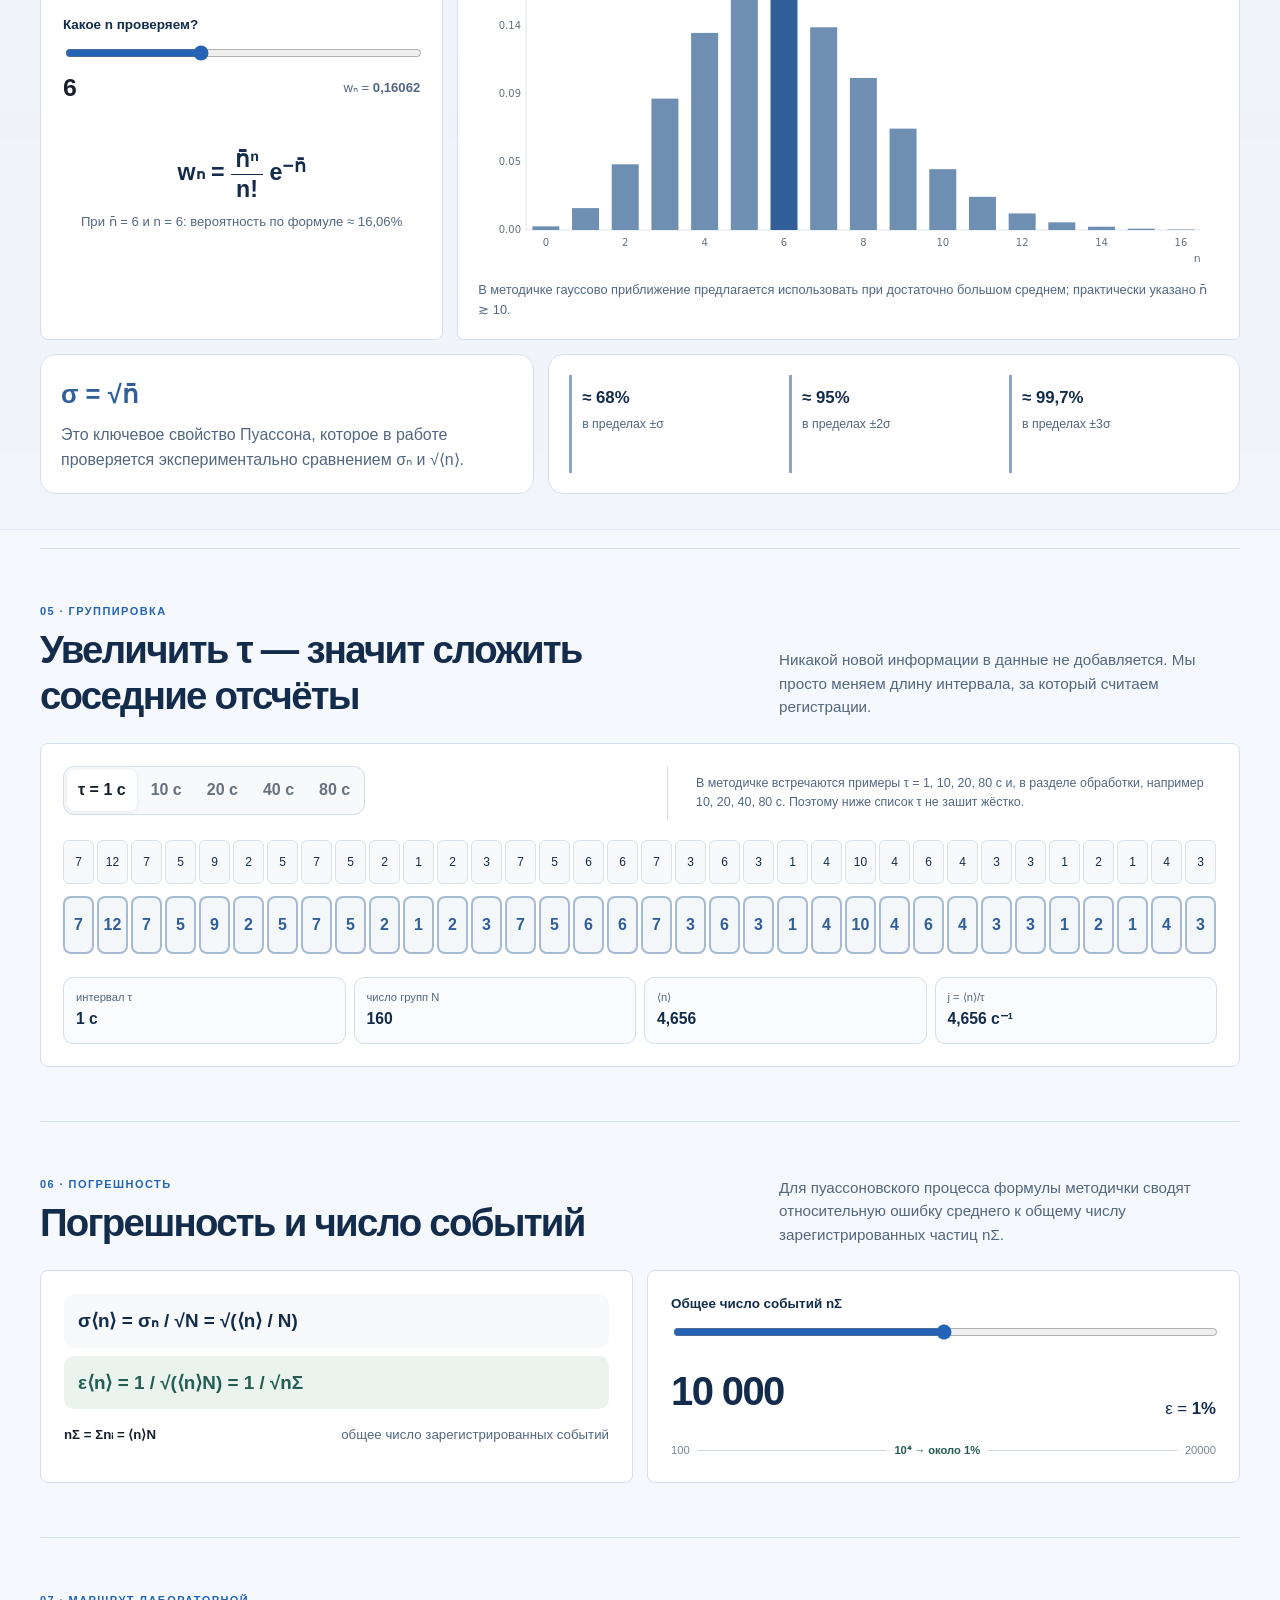
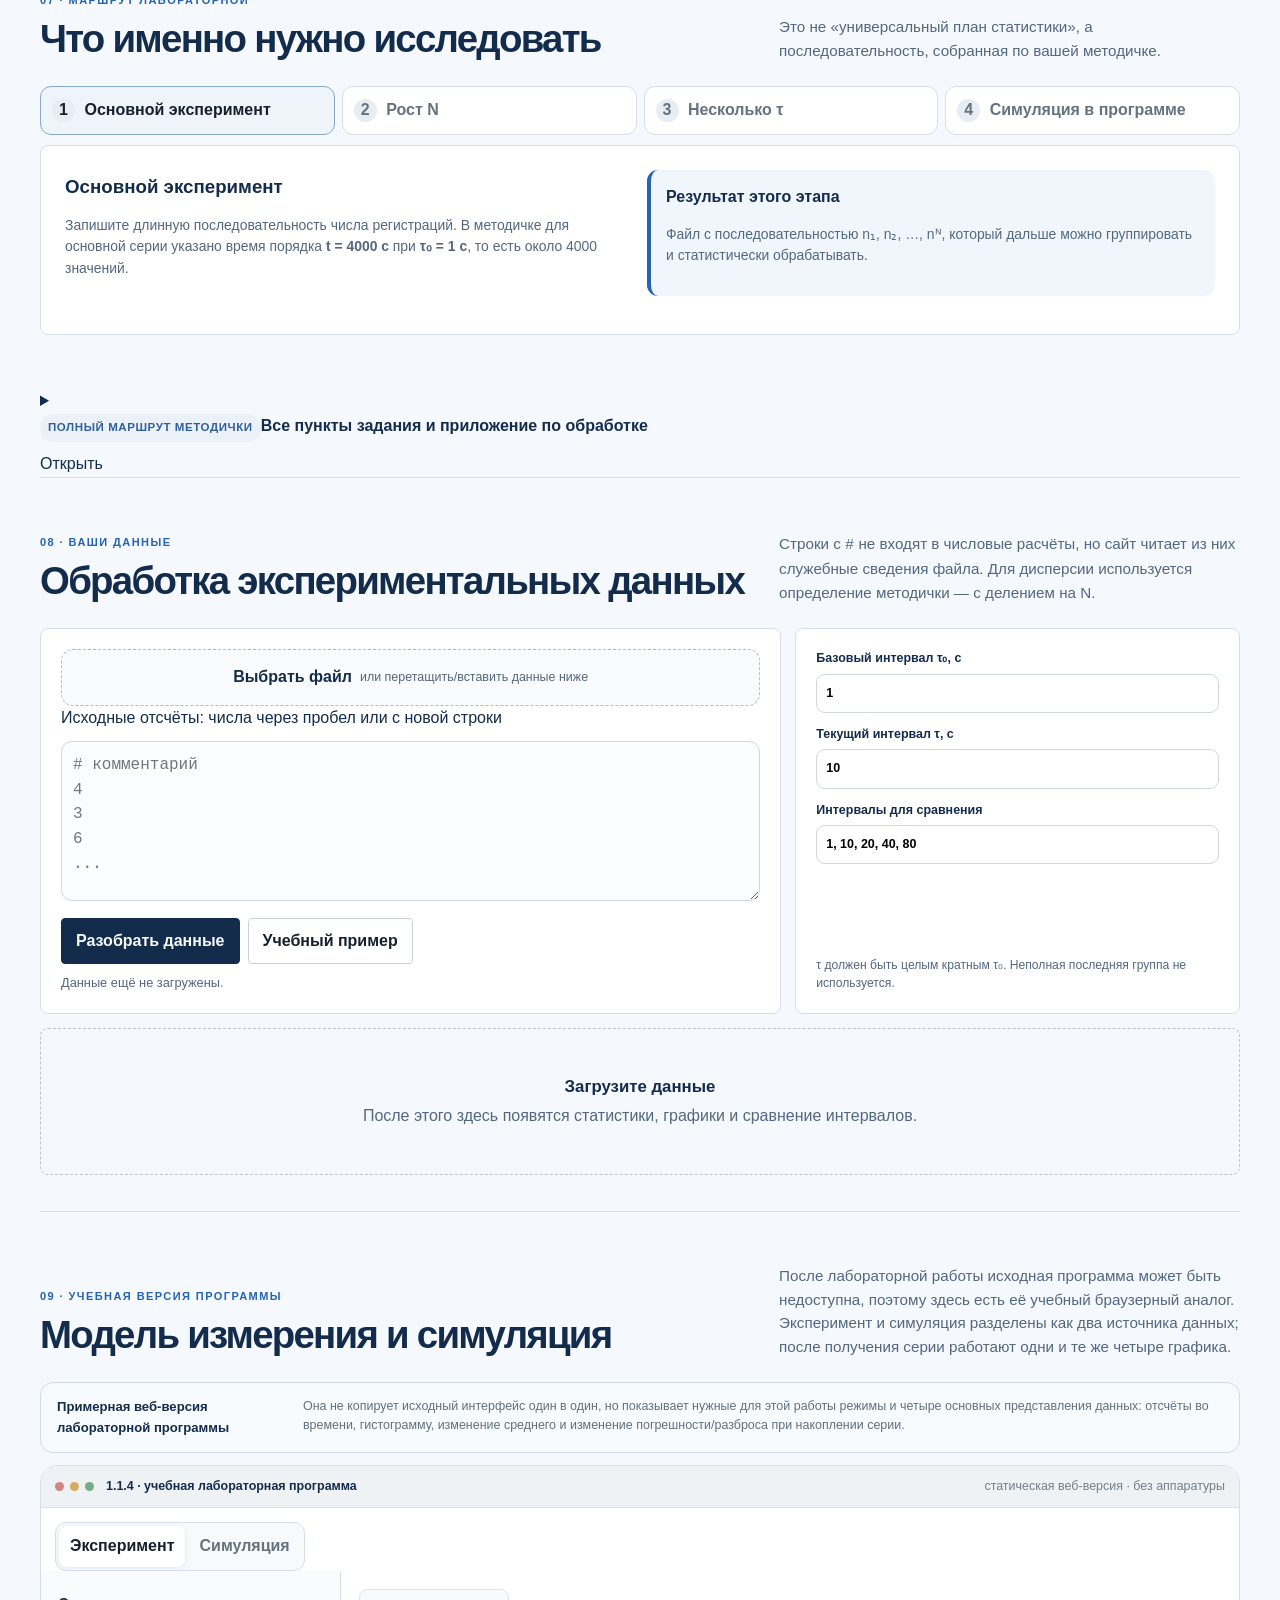
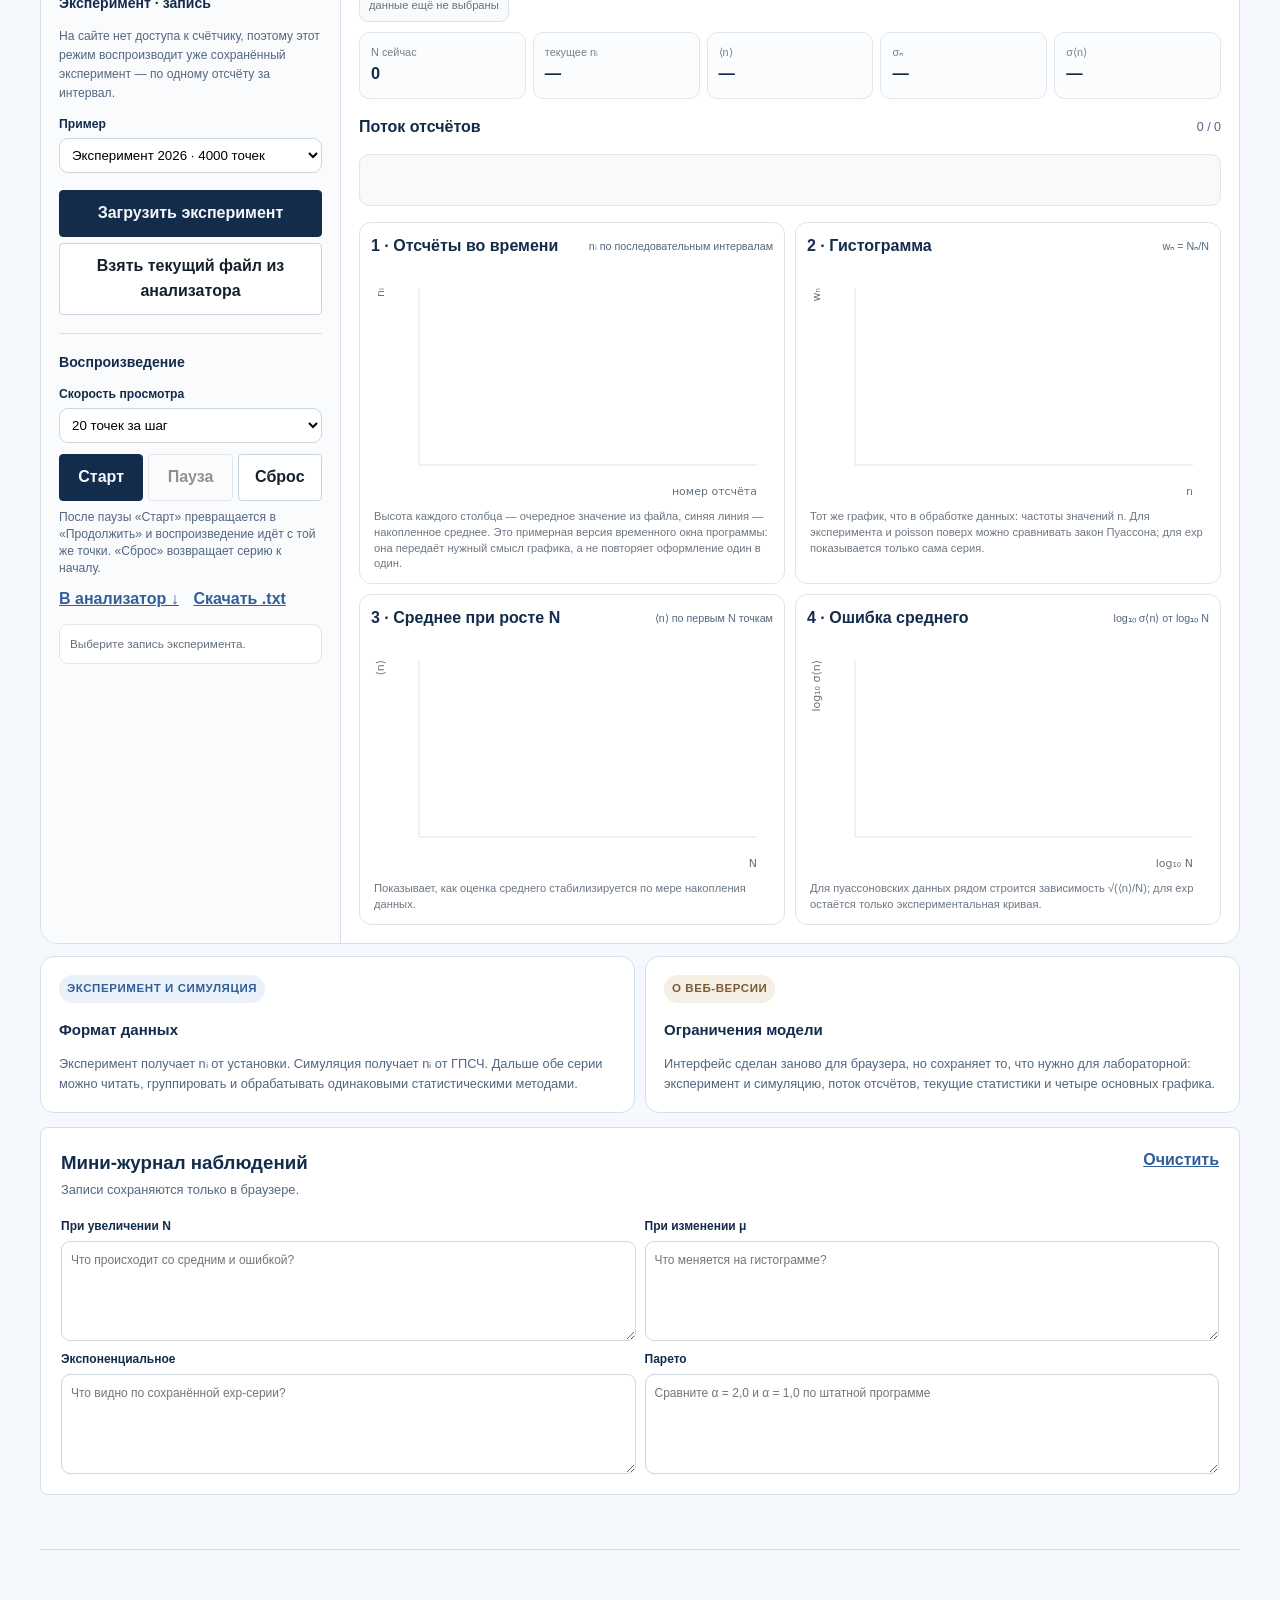
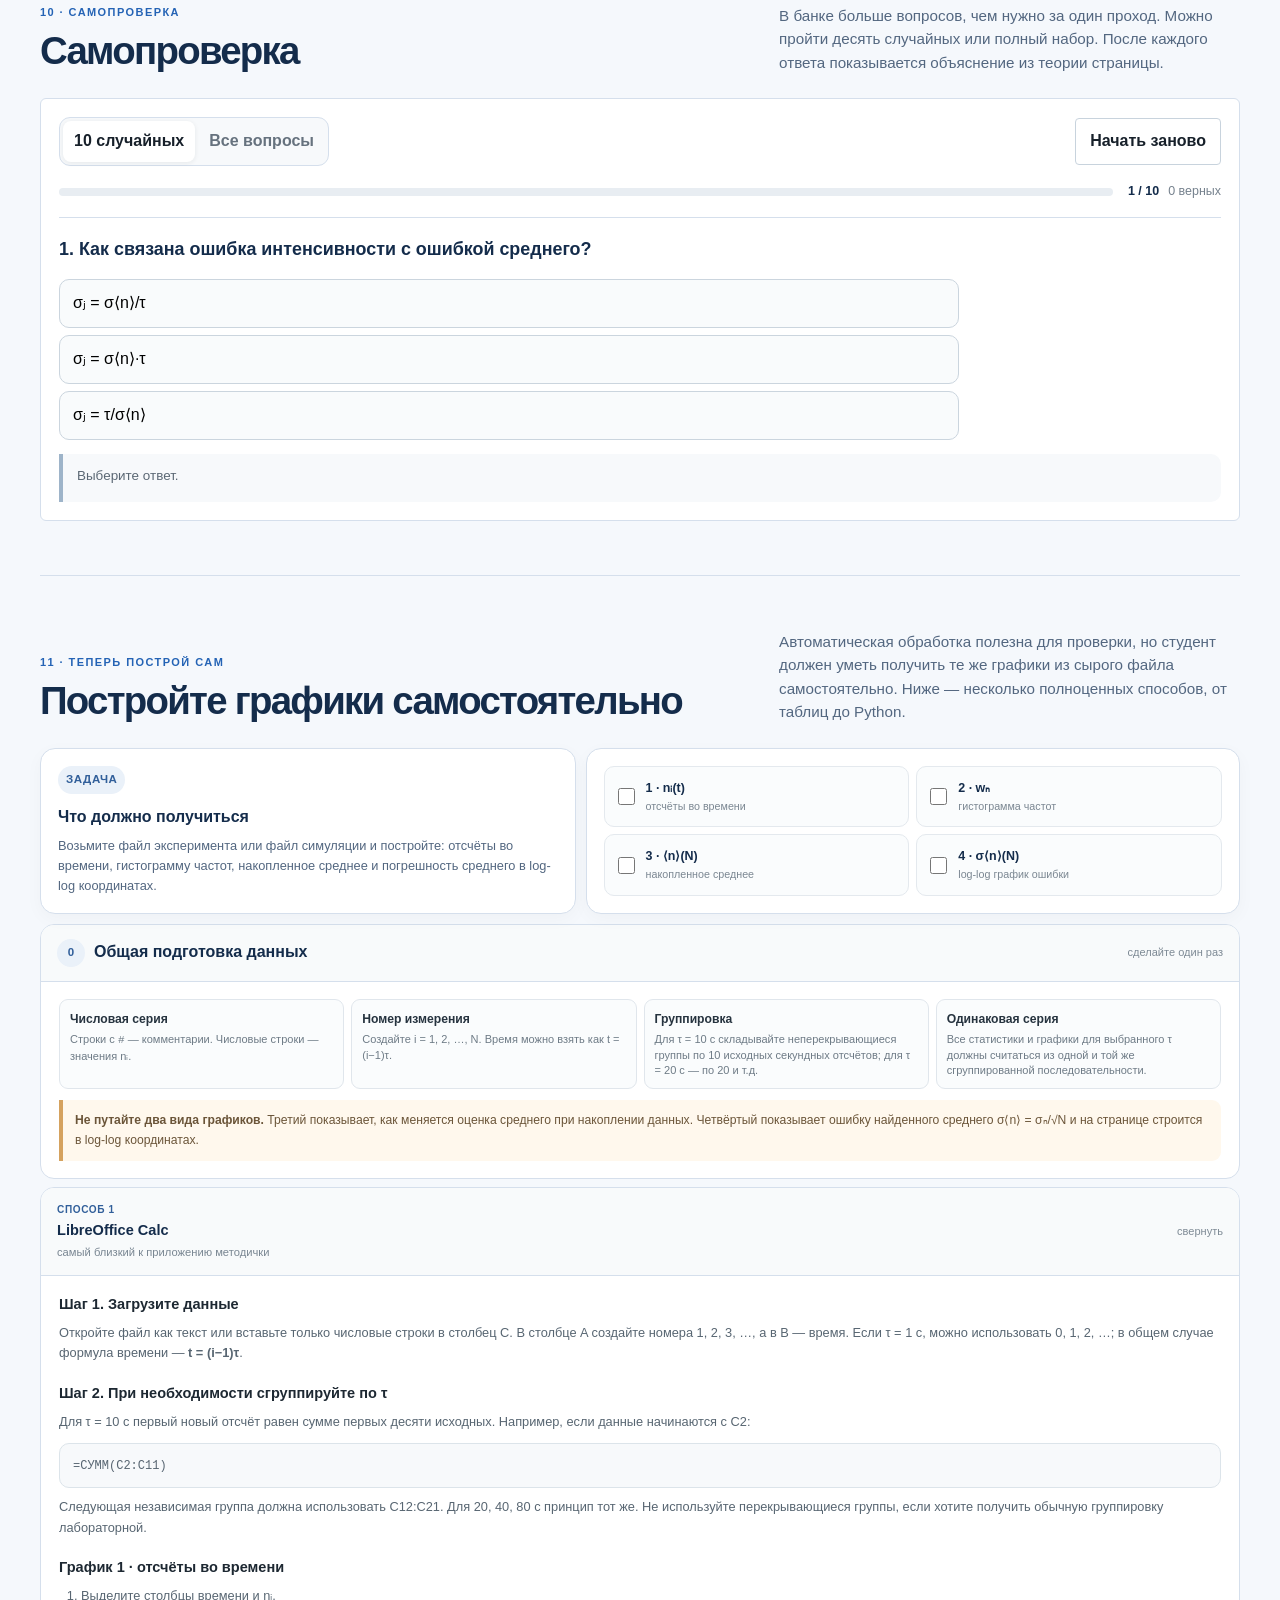
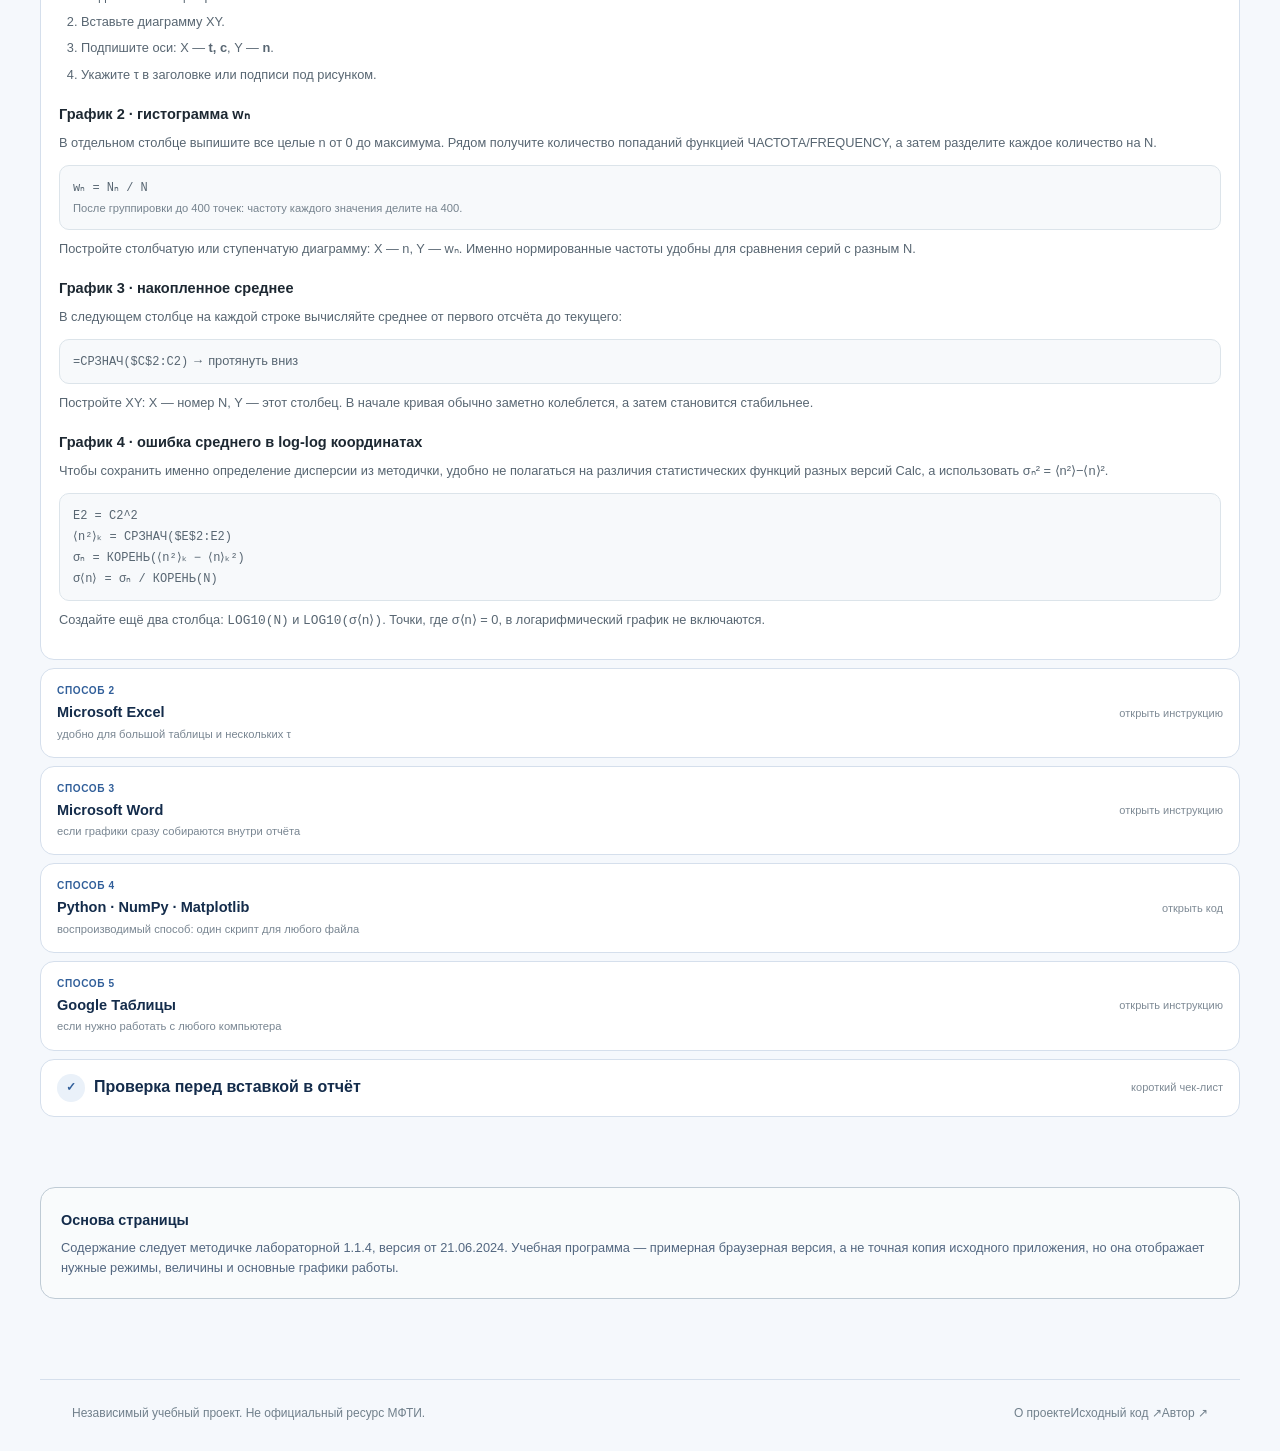
<file: physics/labs/1.1.4/index.html>
<!doctype html>
<html lang="ru">
<head>
  <meta charset="utf-8">
  <meta name="viewport" content="width=device-width,initial-scale=1">
  <meta name="description" content="Интерактивный учебный материал к лабораторной работе 1.1.4: статистические закономерности на примере фона космического излучения.">
  <title>1.1.4 — Статистика космического фона</title>
  <link rel="stylesheet" href="styles.css?v=0.14">
  <link rel="stylesheet" href="../../../assets/editorial.css?v=0.19">
</head>
<body>
<a class="skip-link" href="#main">К содержанию</a>
<header class="topbar">
  <div class="topbar-inner">
    <a class="brand" href="../../../">Интерактивные<br>учебные материалы</a>
    <nav class="topnav" aria-label="Навигация по работе">
      <a href="#theory">Теория с нуля</a>
      <a href="#measure">Измерение</a>
      <a href="#statistics">Статистика</a>
      <a href="#poisson">Пуассон</a>
      <a href="#grouping">Группировка</a>
      <a href="#analyzer">Свои данные</a>
      <a href="#program">Программа</a>
      <a href="#build-graphs">Построить самому</a>
    </nav>
  </div>
</header>

<main id="main">
  <section class="hero">
    <div class="hero-main">
      <div class="eyebrow">Физика · лабораторная 1.1.4</div>
      <h1>Статистика космического фона</h1>
      <p class="hero-lead">Счётчик регистрирует частицы, а число событий в каждом интервале оказывается разным. Разберём этот разброс, сравним данные с распределением Пуассона и оценим погрешность среднего.</p>
      <div class="hero-actions">
        <a class="button primary" href="#measure">Начать с измерения</a>
        <a class="button" href="#theory">Разобрать теорию</a>
        <a class="button" href="#analyzer">Обработать данные</a>
      </div>
    </div>
    <aside class="hero-principle">
      <div class="principle-title">Перед лабораторной</div>
      <p>Начните с модели измерения. Если серия уже записана, перейдите к обработке: загрузите файл, выберите интервал группировки и сравните распределения.</p>
      <div class="source-badge">Методичка 1.1.4 · версия от 21.06.2024</div>
    </aside>
  </section>

  <div class="reading-meta"><a href="../">← Лабораторные работы</a><span>Работа 1.1.4</span><span>Свои данные обрабатываются в браузере</span></div>
  <section class="route route-nine" aria-label="Маршрут по работе">
    <a href="#theory"><b>0</b><span>Теория с нуля</span></a>
    <a href="#measure"><b>1</b><span>Что измеряется</span></a>
    <a href="#statistics"><b>2</b><span>Как описать серию</span></a>
    <a href="#histogram"><b>3</b><span>Как читать гистограмму</span></a>
    <a href="#poisson"><b>4</b><span>Пуассон и Гаусс</span></a>
    <a href="#grouping"><b>5</b><span>Группировка и ошибка</span></a>
    <a href="#analyzer"><b>6</b><span>Свои данные</span></a>
    <a href="#program"><b>7</b><span>Учебная программа</span></a>
    <a href="#build-graphs"><b>8</b><span>Построить самому</span></a>
  </section>

  
  
  <details class="methodic-overview">
    <summary><div><span class="methodic-overview-kicker">Перед началом</span><strong>Цель работы и оборудование</strong></div><span class="methodic-overview-action">Открыть</span></summary>
    <div class="methodic-overview-body">
      <div><h3>Что исследуем</h3><p>На статистике регистрации фоновых космических частиц изучаем закономерности случайного процесса, однородного во времени; проверяем применимость законов Пуассона и Гаусса; определяем среднее число регистрируемых частиц в секунду и погрешность результата.</p></div>
      <div><h3>Что используется</h3><p>Счётчик Гейгера—Мюллера, компьютер с интерфейсом связи со счётчиком и расчётная программа.</p></div>
    </div>
  </details>

<section id="theory" class="lesson-section theory-section">
    <div class="section-heading">
      <div><div class="eyebrow">00 · теория с нуля</div><h2>Выборка, разброс и распределения</h2></div>
      <p>Открывайте темы по порядку или выберите нужное определение. Обозначения соответствуют методичке 1.1.4.</p>
    </div>

    <div class="theory-toolbar">
      <div>
        <strong>Порядок тем</strong>
        <span>Идите сверху вниз: выборка → среднее → дисперсия → ошибка → гистограмма → Пуассон → Гаусс → группировка.</span>
      </div>
      <div class="theory-toolbar-actions">
        <button class="button" id="openAllTheory" type="button">Развернуть всё</button>
        <button class="button" id="closeAllTheory" type="button">Свернуть всё</button>
      </div>
    </div>

    
    <div class="methodic-depth" id="methodicDepth">
      <div class="methodic-depth-head"><div><span class="method-label">Подробно по методичке</span><h3>Подробное чтение по методичке</h3><p>Если короткого объяснения недостаточно, откройте нужную тему. Здесь введение и теория методички разбиты на небольшие самостоятельные блоки — от устройства счётчика до предельных статистических закономерностей.</p></div></div>
      <div class="deep-theory-grid">
        <details class="deep-theory-card"><summary><strong>Что такое ионизирующее излучение и радиоактивный фон?</strong><span>с. 1</span></summary><div class="deep-theory-body"><p><b>Ионизирующее излучение</b> — потоки частиц или электромагнитные волны, которые способны ионизовать вещество. В методичке в качестве частиц названы протоны, электроны и позитроны, альфа-частицы и нейтроны, а для электромагнитного излучения — рентгеновский и гамма-диапазоны.</p><p>Даже если рядом нет специального радиоактивного источника, в лаборатории есть <b>фон</b>. Он складывается прежде всего из космического излучения и излучения радиоактивных веществ, присутствующих в небольших количествах в окружающих материалах, приборах и помещении.</p><div class="composition-row"><div><b>≈ 85%</b><span>протоны первичных космических лучей</span></div><div><b>≈ 10%</b><span>альфа-частицы, то есть ядра гелия</span></div><div><b>&lt; 5%</b><span>ядра более тяжёлых элементов</span></div><div><b>≈ 1%</b><span>электроны и позитроны</span></div></div><p>При взаимодействии первичных космических лучей с атмосферой появляются вторичные нестабильные частицы. В методичке в качестве примеров приведены мюоны и пи-мезоны.</p></div></details>
        <details class="deep-theory-card"><summary><strong>Как устроен счётчик Гейгера—Мюллера?</strong><span>с. 1–2</span></summary><div class="deep-theory-body geiger-deep"><div><p>Счётчик представляет собой наполненный газом металлический цилиндр с двумя электродами. Корпус служит <b>катодом</b>, а вдоль оси цилиндра натянута тонкая нить — <b>анод</b>. На счётчик подаётся напряжение около <b>400 В</b>.</p><p>Пролетающая частица ионизует газ и может выбивать электроны из стенок. Электроны ускоряются сильным электрическим полем, сталкиваются с молекулами газа и выбивают новые электроны. Возникает лавина вторичной ионизации.</p><p>Лавина вызывает короткий импульс тока. Электрическая схема установки регистрирует этот импульс, АЦП переводит его в цифровой вид, а информация передаётся компьютеру через USB.</p></div><div class="geiger-scheme"><div class="geiger-cylinder"><div class="geiger-wire"></div><span class="geiger-gas">газ</span><span class="geiger-avalanche">лавина e⁻</span></div><span class="geiger-label cathode">корпус · катод</span><span class="geiger-label anode">нить · анод</span><span class="geiger-label voltage">≈ 400 В</span><span class="geiger-label pulse">импульс → АЦП → USB → компьютер</span></div><div class="zero-note"><b>От чего зависит число регистраций?</b> Методичка перечисляет размеры счётчика, его положение и ориентацию, давление и состав газа и материал стенок. При фиксированной установке число зарегистрированных частиц пропорционально средней интенсивности излучения. При постоянной фоновой интенсивности общее число регистраций растёт пропорционально времени наблюдения.</div></div></details>
        <details class="deep-theory-card"><summary><strong>Систематические, случайные и статистические погрешности</strong><span>с. 2</span></summary><div class="deep-theory-body"><p>Любое физическое измерение отличается от «истинного» значения. Методичка делит причины расхождения на <b>систематические</b> и <b>случайные</b>.</p><div class="deep-compare"><div><b>Систематические</b><span>связаны, например, с несовершенством методики и неточностью калибровки приборов</span></div><div><b>Случайные</b><span>меняют величину и знак от одного опыта к другому</span></div></div><p><b>Статистические погрешности</b> — частный случай случайных. Они вызваны флуктуациями самой измеряемой величины. В этой лабораторной таким образом флуктуирует число регистрируемых космических частиц.</p><p>Дальше в модели методички остальные погрешности считаются пренебрежимо малыми, чтобы отдельно исследовать статистическую часть.</p><div class="zero-note">Если за τ = 10 с один раз получилось n частиц, это не означает, что следующие 10 с снова дадут n. Возможны n−1, n+2 и другие значения. Поэтому физический смысл имеет серия измерений, а не одиночный отсчёт.</div></div></details>
        <details class="deep-theory-card"><summary><strong>Выборочное среднее, математическое ожидание и закон больших чисел</strong><span>с. 2–3</span></summary><div class="deep-theory-body"><p>Среднее ⟨n⟩ по конечному набору данных называется <b>выборочным средним</b>. Слово «выборочное» подчёркивает, что имеется лишь конечная выборка из N результатов.</p><p>Если число измерений увеличивать, выборочное среднее должно стремиться к предельному значению — <b>математическому ожиданию</b> n̄.</p><div class="theory-formula">n̄ = lim<sub>N→∞</sub> ⟨n⟩</div><p>Стремление выборочного среднего к математическому ожиданию при росте N называется <b>законом больших чисел</b>. В реальном опыте N всегда конечно, поэтому n̄ неизвестно точно и используется приближение n̄ ≈ ⟨n⟩.</p><p>Аналогично выборочная дисперсия при большом N стремится к некоторому предельному значению. Поэтому вычисленные ⟨n⟩ и σₙ следует понимать как оценки характеристик случайного процесса.</p></div></details>
        <details class="deep-theory-card"><summary><strong>Почему именно квадрат отклонения и откуда σₙ² = ⟨n²⟩ − ⟨n⟩²?</strong><span>с. 3</span></summary><div class="deep-theory-body"><p>Отклонения nᵢ−⟨n⟩ бывают положительными и отрицательными. Если просто сложить их, они взаимно компенсируются. Поэтому в определении дисперсии отклонения возводятся в квадрат.</p><div class="theory-formula">σₙ² = (1/N) Σ(nᵢ−⟨n⟩)²</div><p>В методичке отдельно приведена удобная практическая форма:</p><div class="theory-formula secondary">σₙ² = ⟨n²⟩ − ⟨n⟩²</div><p>Здесь ⟨n²⟩ — среднее квадратов, а ⟨n⟩² — квадрат среднего. Для этой работы страница везде сохраняет нормировку <b>1/N</b>.</p></div></details>
        <details class="deep-theory-card"><summary><strong>Почему ошибка среднего уменьшается как 1/√N?</strong><span>с. 3–4</span></summary><div class="deep-theory-body"><div class="theory-formula">σ⟨n⟩ = σₙ / √N</div><p>Если σₙ при увеличении N остаётся конечным, знаменатель растёт, а ошибка среднего уменьшается. Длинная серия позволяет оценить среднее точнее, хотя отдельные отсчёты продолжают флуктуировать.</p><div class="theory-formula secondary">n̄ ≈ ⟨n⟩ ± σₙ/√N</div><p>Главное — не путать <b>разброс отдельных измерений</b> σₙ и <b>неопределённость среднего</b> σ⟨n⟩.</p></div></details>
        <details class="deep-theory-card"><summary><strong>Что именно показывает гистограмма?</strong><span>с. 4–5</span></summary><div class="deep-theory-body"><p>Среднее и дисперсия важны, но не дают полной информации о распределении. Для каждого возможного n считают, сколько раз оно встретилось: Nₙ. Деление на общее число измерений даёт частоту wₙ = Nₙ/N.</p><p>По горизонтальной оси откладывается n, по вертикальной — доля случаев wₙ. Иногда вместо доли показывают само Nₙ.</p><p>При малом N гистограмма может быть неровной. При N → ∞ частоты стремятся к предельным значениям — <b>вероятностям</b>.</p><div class="deep-facts"><span>пик приближается к среднему</span><span>ширина порядка σₙ</span><span>далеко за несколько σ вероятность обычно мала</span></div><a class="theory-jump" href="#histogram">Нажать на столбец и увидеть Nₙ и wₙ →</a></div></details>
        <details class="deep-theory-card"><summary><strong>Когда процесс называется пуассоновским?</strong><span>с. 5–6</span></summary><div class="deep-theory-body"><p>События должны быть <b>однородны во времени</b>, то есть их средняя интенсивность не меняется, и каждое следующее событие должно быть <b>независимо</b> от предыдущего.</p><p>Единственный параметр распределения Пуассона — среднее n̄. Само n всегда целое, а n̄ может быть дробным.</p><div class="deep-compare"><div><b>n̄ ≲ 1</b><span>велика вероятность малых n, включая n = 0</span></div><div><b>n̄ ≳ 10</b><span>форма становится более гладкой и приближается к нормальной</span></div></div><div class="theory-formula">σ = √n̄</div><p>На конечной выборке проверяется приближённое равенство σₙ ≈ √⟨n⟩.</p><a class="theory-jump" href="#poisson">Изменять n̄ и смотреть форму распределения →</a></div></details>
        <details class="deep-theory-card"><summary><strong>Почему при большом n̄ появляется распределение Гаусса?</strong><span>с. 5–7</span></summary><div class="deep-theory-body"><p>При достаточно большом среднем распределение Пуассона приближается к нормальному. В методичке как практический ориентир указано n̄ ≳ 10.</p><div class="sigma-theory-row"><div><b>≈ 68%</b><span>|n−⟨n⟩| ≤ σ</span></div><div><b>≈ 95%</b><span>|n−⟨n⟩| ≤ 2σ</span></div><div><b>≈ 99,7%</b><span>|n−⟨n⟩| ≤ 3σ</span></div></div><p>Методичка связывает это с <b>центральной предельной теоремой</b>: сумма большого числа независимых одинаково распределённых случайных величин с конечными математическим ожиданием и дисперсией стремится к нормальному распределению.</p></div></details>
        <details class="deep-theory-card"><summary><strong>Зачем в задании экспоненциальное распределение и Парето?</strong><span>с. 7, 10</span></summary><div class="deep-theory-body"><p>Это контрольный пример: меняется характер исходного распределения и сравнивается, какие статистические закономерности сохраняются.</p><p>Методичка отмечает, что существуют распределения, для которых условия центральной предельной теоремы и даже закона больших чисел могут нарушаться. В качестве примера приведено Парето: при некоторых параметрах его дисперсия и даже математическое ожидание могут быть бесконечными.</p><p>В задании предлагается сравнить Парето при <b>α = 2,0</b> и <b>α = 1,0</b>, а также отдельно изучить экспоненциальный режим.</p><div class="zero-note">Учебная веб-программа ниже показывает сохранённый exp-пример и пуассоновскую симуляцию. Это примерная версия программы, а не точная копия её внутренних генераторов.</div></div></details>
        <details class="deep-theory-card"><summary><strong>Почему точность опыта определяется общим числом частиц?</strong><span>с. 7</span></summary><div class="deep-theory-body"><p>Пусть всё время наблюдения t разбито на N = t/τ интервалов. Для пуассоновского процесса:</p><div class="theory-formula">σ⟨n⟩ = √(⟨n⟩/N)</div><div class="theory-formula secondary">ε⟨n⟩ = 1/√(⟨n⟩N) = 1/√nΣ</div><p>Здесь nΣ = ⟨n⟩N = Σnᵢ — полное число зарегистрированных частиц.</p><p>Если одна и та же серия просто перегруппирована на другое τ, nΣ не меняется, поэтому относительная статистическая погрешность всего опыта остаётся той же. Повысить точность можно, увеличивая общее число регистраций, то есть увеличивая время измерения.</p><p>Для ошибки порядка <b>1%</b> методичка приводит ориентир примерно <b>10⁴</b> частиц.</p><a class="theory-jump" href="#error">Проверить закон 1/√nΣ интерактивно →</a></div></details>
      </div>
    </div>


    <div class="theory-accordion" id="theoryAccordion">
      <details class="theory-item">
        <summary><span class="theory-index">1</span><div><strong>Выборка, N и nᵢ</strong><small>Что вообще считается данными?</small></div><span class="theory-plus">+</span></summary>
        <div class="theory-body">
          <div class="theory-copy">
            <h3>Один интервал даёт одно число</h3>
            <p>Счётчик регистрирует отдельные импульсы. В каждом временном интервале длительности τ программа получает число регистраций. Для i-го интервала это число обозначается <b>nᵢ</b>.</p>
            <p>Если интервалов было N, весь результат можно записать как последовательность <b>n₁, n₂, …, nᴺ</b>. Это исходная серия, из которой дальше считаются все статистические величины.</p>
            <div class="zero-note"><b>N</b> — количество измерений, а <b>nᵢ</b> — результат одного конкретного измерения. Это разные величины.</div>
          </div>
          <div class="theory-side">
            <div class="notation-card"><span>nᵢ</span><p>«эн с индексом и» — число регистраций в i-м интервале</p></div>
            <div class="notation-card"><span>N</span><p>общее число измерений в серии</p></div>
            <a class="theory-jump" href="#measure">Увидеть интервалы на временной шкале →</a>
          </div>
        </div>
      </details>

      <details class="theory-item">
        <summary><span class="theory-index">2</span><div><strong>Среднее ⟨n⟩</strong><small>Как одним числом описать уровень серии?</small></div><span class="theory-plus">+</span></summary>
        <div class="theory-body">
          <div class="theory-copy">
            <h3>Складываем все результаты и делим на их число</h3>
            <div class="theory-formula">⟨n⟩ = (1/N) Σ nᵢ</div>
            <p>Среднее отвечает на вопрос, какой уровень числа регистраций характерен для всей серии. Оно само по себе ничего не говорит о ширине разброса отдельных результатов.</p>
            <p>Знак <b>Σ</b> читается «сумма»: нужно сложить значения, по которым идёт суммирование.</p>
          </div>
          <div class="theory-side">
            <div class="notation-card"><span>⟨n⟩</span><p>читается «среднее эн»</p></div>
            <div class="notation-card"><span>Σ</span><p>знак суммирования</p></div>
            <a class="theory-jump" href="#statistics">Посчитать среднее на интерактиве →</a>
          </div>
        </div>
      </details>

      <details class="theory-item">
        <summary><span class="theory-index">3</span><div><strong>Отклонение, дисперсия и σₙ</strong><small>Как измерить разброс результатов?</small></div><span class="theory-plus">+</span></summary>
        <div class="theory-body">
          <div class="theory-copy">
            <h3>Среднего недостаточно: нужна мера ширины</h3>
            <p>Отклонение отдельного результата от среднего — это <b>nᵢ − ⟨n⟩</b>. Положительные и отрицательные отклонения взаимно компенсируются, поэтому в дисперсии они возводятся в квадрат.</p>
            <div class="theory-formula">σₙ² = (1/N) Σ (nᵢ − ⟨n⟩)²</div>
            <p>В этой методичке дисперсия определяется именно с делением на <b>N</b>. Есть и сокращённая форма:</p>
            <div class="theory-formula secondary">σₙ² = ⟨n²⟩ − ⟨n⟩²</div>
            <p>Стандартное отклонение — квадратный корень из дисперсии:</p>
            <div class="theory-formula secondary">σₙ = √σₙ²</div>
          </div>
          <div class="theory-side">
            <div class="compare-mini"><b>σₙ²</b><span>дисперсия</span></div>
            <div class="compare-mini"><b>σₙ</b><span>стандартное отклонение; разброс отдельных nᵢ</span></div>
            <a class="theory-jump" href="#statistics">Посмотреть квадраты отклонений →</a>
          </div>
        </div>
      </details>

      <details class="theory-item">
        <summary><span class="theory-index">4</span><div><strong>Ошибка среднего σ⟨n⟩</strong><small>Почему разброс данных и точность среднего — не одно и то же?</small></div><span class="theory-plus">+</span></summary>
        <div class="theory-body">
          <div class="theory-copy">
            <h3>σₙ относится к отдельным отсчётам, σ⟨n⟩ — к найденному среднему</h3>
            <div class="theory-formula">σ⟨n⟩ = σₙ / √N</div>
            <p>Даже если отдельные значения заметно флуктуируют, среднее по длинной серии определяется точнее. В формуле это выражено множителем <b>1/√N</b>.</p>
            <p>Методичка использует запись результата вида <b>⟨n⟩ ± σₙ/√N</b> как оценку области для среднего.</p>
          </div>
          <div class="theory-side">
            <div class="do-not-confuse"><b>Не путать</b><span>σₙ — разброс данных</span><span>σ⟨n⟩ — ошибка среднего</span></div>
            <a class="theory-jump" href="#error">Пощупать зависимость ошибки →</a>
          </div>
        </div>
      </details>

      <details class="theory-item">
        <summary><span class="theory-index">5</span><div><strong>Гистограмма, Nₙ и wₙ</strong><small>Как длинный список чисел превращается в распределение?</small></div><span class="theory-plus">+</span></summary>
        <div class="theory-body">
          <div class="theory-copy">
            <h3>Считаем, сколько раз встретилось каждое значение</h3>
            <p>Для фиксированного n величина <b>Nₙ</b> — число измерений, в которых получилось именно это n. Экспериментальная частота:</p>
            <div class="theory-formula">wₙ = Nₙ / N</div>
            <p>Столбец гистограммы для n показывает эту частоту. Поэтому гистограмма описывает не порядок отсчётов во времени, а то, как часто встречались разные результаты.</p>
          </div>
          <div class="theory-side">
            <div class="compare-mini"><b>Nₙ</b><span>сколько раз встретилось конкретное n</span></div>
            <div class="compare-mini"><b>N</b><span>сколько измерений было всего</span></div>
            <a class="theory-jump" href="#histogram">Разобрать столбец гистограммы →</a>
          </div>
        </div>
      </details>

      <details class="theory-item">
        <summary><span class="theory-index">6</span><div><strong>Распределение Пуассона</strong><small>Что теоретически ожидается для числа регистраций?</small></div><span class="theory-plus">+</span></summary>
        <div class="theory-body">
          <div class="theory-copy">
            <h3>Экспериментальную гистограмму сравнивают с формулой</h3>
            <div class="theory-formula">wₙ = (n̄ⁿ / n!) e<sup>−n̄</sup></div>
            <p>Здесь <b>n̄</b> — среднее число событий. Формула задаёт теоретическую вероятность получить ровно n регистраций за выбранный интервал.</p>
            <p>Ключевое свойство для работы:</p>
            <div class="theory-formula secondary">σ = √n̄</div>
            <p>Поэтому экспериментально сравнивают <b>σₙ</b> и <b>√⟨n⟩</b>.</p>
          </div>
          <div class="theory-side">
            <div class="notation-card"><span>n!</span><p>факториал n</p></div>
            <div class="notation-card"><span>e</span><p>число в экспоненте формулы Пуассона</p></div>
            <a class="theory-jump" href="#poisson">Менять n̄ и видеть распределение →</a>
          </div>
        </div>
      </details>

      <details class="theory-item">
        <summary><span class="theory-index">7</span><div><strong>Гауссово приближение и интервалы σ</strong><small>Когда Пуассон становится похож на нормальное распределение?</small></div><span class="theory-plus">+</span></summary>
        <div class="theory-body">
          <div class="theory-copy">
            <h3>При достаточно большом среднем методичка предлагает гауссово приближение</h3>
            <p>В предоставленной методичке указан практический ориентир <b>n̄ ≳ 10</b>.</p>
            <div class="sigma-theory-row">
              <div><b>≈ 68%</b><span>в пределах ±σ</span></div>
              <div><b>≈ 95%</b><span>в пределах ±2σ</span></div>
              <div><b>≈ 99,7%</b><span>в пределах ±3σ</span></div>
            </div>
            <p>Эти доли затем проверяются на экспериментальной серии.</p>
          </div>
          <div class="theory-side">
            <div class="do-not-confuse"><b>В контексте работы</b><span>Гаусс здесь используется как приближение формы Пуассона при большом среднем.</span></div>
            <a class="theory-jump" href="#poisson">Включить Гаусс поверх Пуассона →</a>
          </div>
        </div>
      </details>

      <details class="theory-item">
        <summary><span class="theory-index">8</span><div><strong>Группировка, τ и интенсивность j</strong><small>Что меняется при другом интервале времени?</small></div><span class="theory-plus">+</span></summary>
        <div class="theory-body">
          <div class="theory-copy">
            <h3>Более длинный интервал — это сумма соседних исходных отсчётов</h3>
            <p>Если исходные данные записаны через τ₀ = 1 с, то для τ = 10 с складываются десять последовательных значений.</p>
            <p>Чтобы сравнивать результаты при разных τ, используется средняя интенсивность:</p>
            <div class="theory-formula">j = ⟨n⟩ / τ</div>
            <div class="theory-formula secondary">σⱼ = σ⟨n⟩ / τ</div>
          </div>
          <div class="theory-side">
            <div class="notation-card"><span>τ</span><p>«тау» — длительность одного интервала</p></div>
            <div class="notation-card"><span>j</span><p>средняя интенсивность счёта</p></div>
            <a class="theory-jump" href="#grouping">Увидеть группировку ячеек →</a>
          </div>
        </div>
      </details>

      <details class="theory-item">
        <summary><span class="theory-index">9</span><div><strong>Относительная ошибка и nΣ</strong><small>Почему важно общее число событий?</small></div><span class="theory-plus">+</span></summary>
        <div class="theory-body">
          <div class="theory-copy">
            <h3>Для пуассоновского процесса формула упрощается</h3>
            <div class="theory-formula">ε⟨n⟩ = 1 / √(⟨n⟩N) = 1 / √nΣ</div>
            <div class="theory-formula secondary">nΣ = ⟨n⟩N = Σ nᵢ</div>
            <p>Поэтому точность определяется общим числом зарегистрированных событий. Методичка отмечает ориентир: для относительной ошибки порядка <b>1%</b> нужно примерно <b>10⁴</b> событий.</p>
          </div>
          <div class="theory-side">
            <div class="compare-mini"><b>10² событий</b><span>ошибка порядка 10%</span></div>
            <div class="compare-mini"><b>10⁴ событий</b><span>ошибка порядка 1%</span></div>
            <a class="theory-jump" href="#error">Проверить ползунком →</a>
          </div>
        </div>
      </details>

      <details class="theory-item">
        <summary><span class="theory-index">10</span><div><strong>Экспоненциальное распределение и Парето</strong><small>Что про них требуется именно в этой работе?</small></div><span class="theory-plus">+</span></summary>
        <div class="theory-body">
          <div class="theory-copy">
            <h3>Они появляются в задании на симуляцию</h3>
            <p>Методичка просит переключить генератор штатной программы на экспоненциальное распределение и на распределение Парето, отдельно исследуя Парето при <b>α = 2,0</b> и <b>α = 1,0</b>.</p>
            <p>Сохранённый файл старой программы подтверждает отдельный режим <b>exp</b> и хранит параметр <b>μ</b>, но предоставленные материалы не задают точную программную формулу генератора. Поэтому сайт не вводит свою параметризацию и не выдаёт её за лабораторную.</p>
            <div class="zero-note"><b>Веб-версия генерирует только Пуассон.</b> Для <b>exp</b> доступна сохранённая серия из лабораторной программы, которую можно воспроизвести и обработать. Парето остаётся заданием штатной программы и журналом наблюдений.</div>
          </div>
          <div class="theory-side">
            <div class="compare-mini"><b>Парето</b><span>α = 2,0 и α = 1,0</span></div>
            <div class="compare-mini"><b>Экспоненциальное</b><span>режим штатного генератора</span></div>
            <a class="theory-jump" href="#program">Перейти к учебной программе →</a>
          </div>
        </div>
      </details>

      <details class="theory-item">
        <summary><span class="theory-index">∑</span><div><strong>Словарь обозначений</strong><small>Как читать формулы страницы</small></div><span class="theory-plus">+</span></summary>
        <div class="theory-body theory-body-one">
          <div class="notation-grid">
            <div><b>nᵢ</b><span>число регистраций в i-м интервале</span></div>
            <div><b>N</b><span>число измерений</span></div>
            <div><b>⟨n⟩</b><span>среднее число регистраций</span></div>
            <div><b>Σ</b><span>суммирование</span></div>
            <div><b>σₙ²</b><span>дисперсия</span></div>
            <div><b>σₙ</b><span>стандартное отклонение</span></div>
            <div><b>σ⟨n⟩</b><span>ошибка среднего</span></div>
            <div><b>Nₙ</b><span>сколько раз встретилось значение n</span></div>
            <div><b>wₙ</b><span>частота / теоретическая вероятность в соответствующем контексте</span></div>
            <div><b>τ</b><span>длительность интервала</span></div>
            <div><b>j</b><span>средняя интенсивность</span></div>
            <div><b>σⱼ</b><span>ошибка средней интенсивности</span></div>
            <div><b>nΣ</b><span>общее число зарегистрированных событий</span></div>
            <div><b>ε</b><span>относительная ошибка</span></div>
            <div><b>n!</b><span>факториал n</span></div>
            <div><b>e</b><span>число в формуле Пуассона</span></div>
          </div>
        </div>
      </details>
    </div>
  </section>

<section id="measure" class="lesson-section">
    <div class="section-heading">
      <div><div class="eyebrow">01 · измерение</div><h2>Что регистрирует счётчик</h2></div>
      <p>Счётчик Гейгера–Мюллера регистрирует отдельные импульсы. Программа считает, сколько импульсов попало в каждый интервал времени.</p>
    </div>

    <div class="split-card measurement-card">
      <div class="explain">
        <div class="method-label">Из методички</div>
        <p>В основном эксперименте данные записываются с базовым интервалом <b>τ₀ = 1 с</b>. При времени измерения около <b>4000 с</b> получается около <b>4000 отсчётов</b>.</p>
        <div class="formula-block"><span>nᵢ</span><small>число регистраций в i-м интервале</small></div>
        <p class="meaning">Последовательность <b>n₁, n₂, …, nᴺ</b> — это исходный материал всей дальнейшей статистики.</p>
      </div>
      <div class="interactive-panel">
        <div class="panel-head"><strong>Схематический счётчик</strong><span>масштаб условный</span></div>
        <div class="segmented" id="measureTauButtons" aria-label="Длительность интервала в схеме">
          <button class="active" data-tau="1" type="button">τ = 1</button>
          <button data-tau="2" type="button">τ = 2</button>
          <button data-tau="4" type="button">τ = 4</button>
        </div>
        <div class="pulse-timeline" id="pulseTimeline" aria-label="Схема регистраций во времени"></div>
        <div class="count-strip" id="countStrip"></div>
        <p class="interactive-caption" id="measureCaption"></p>
      </div>
    </div>
  
    <details class="inline-more">
      <summary><strong>Что происходит между пролётом частицы и числом в файле?</strong><span>Подробнее об установке</span></summary>
      <div class="inline-more-body">
        <p>Частица создаёт ионизацию в газе. Электроны ускоряются полем, вызывают лавину вторичной ионизации и короткий разряд. Электроника фиксирует импульс, АЦП переводит его в цифровой вид, а компьютер получает информацию через USB.</p>
        <p>После этого программа уже работает не с «частицей как объектом», а с зарегистрированными импульсами. Если в строке файла стоит <code>4</code>, это означает четыре зарегистрированных импульса за соответствующий временной интервал.</p>
      </div>
    </details>

  </section>

  <section id="statistics" class="lesson-section">
    <div class="section-heading">
      <div><div class="eyebrow">02 · серия измерений</div><h2>Среднее, разброс и погрешность</h2></div>
      <p>Их легко спутать, если просто выучить три формулы. Здесь можно пройти вычисление по шагам на одной небольшой серии.</p>
    </div>

    <div class="statistics-lab">
      <div class="mini-data-card">
        <div class="panel-head"><strong>Учебная серия nᵢ</strong><span>значения можно менять</span></div>
        <div class="editable-counts" id="editableCounts"></div>
        <button class="text-button" id="resetMiniData" type="button">Вернуть исходный пример</button>
      </div>

      <div class="stepper-card">
        <div class="stat-step-tabs" role="tablist" aria-label="Шаг вычисления статистики">
          <button class="active" data-step="mean" type="button"><span>1</span> Среднее</button>
          <button data-step="variance" type="button"><span>2</span> Дисперсия</button>
          <button data-step="sigma" type="button"><span>3</span> σₙ</button>
          <button data-step="sem" type="button"><span>4</span> Ошибка среднего</button>
        </div>
        <div id="statStepContent" class="stat-step-content"></div>
      </div>
    </div>

    <div class="concept-row">
      <article>
        <div class="concept-symbol">σₙ</div>
        <h3>Разброс отдельных отсчётов</h3>
        <p>Показывает, насколько сильно отдельные nᵢ расходятся со средним ⟨n⟩.</p>
      </article>
      <article>
        <div class="concept-symbol">σ⟨n⟩</div>
        <h3>Ошибка найденного среднего</h3>
        <p>Показывает неопределённость среднего и уменьшается как σₙ/√N.</p>
      </article>
      <article>
        <div class="concept-symbol">j</div>
        <h3>Средняя интенсивность</h3>
        <p>Для интервала τ: <b>j = ⟨n⟩/τ</b>. Именно она позволяет сравнивать результаты при разных τ.</p>
      </article>
    </div>
  </section>

  <section id="histogram" class="lesson-section">
    <div class="section-heading">
      <div><div class="eyebrow">03 · гистограмма</div><h2>Частоты и гистограмма</h2></div>
      <p>Она строится не из среднего и не из σ. Для каждого значения n отдельно считаем, сколько раз оно встретилось.</p>
    </div>

    <div class="split-card histogram-lesson">
      <div class="explain">
        <div class="formula-stack">
          <div class="formula-block"><span>Nₙ</span><small>сколько раз встретилось значение n</small></div>
          <div class="formula-block"><span>wₙ = Nₙ / N</span><small>экспериментальная частота этого значения</small></div>
        </div>
        <p>Нажмите на любой столбец. Сайт покажет, из каких чисел получилась его высота.</p>
        <div class="hist-info" id="histInfo">Выберите столбец на гистограмме.</div>
      </div>
      <div class="interactive-panel">
        <div class="panel-head"><strong>Учебная выборка</strong><span>не экспериментальные данные</span></div>
        <div class="segmented" id="histNButtons">
          <button class="active" data-n="20" type="button">N = 20</button>
          <button data-n="50" type="button">N = 50</button>
          <button data-n="100" type="button">N = 100</button>
        </div>
        <div class="bar-histogram" id="frequencyHistogram" aria-label="Экспериментальные частоты учебной выборки"></div>
      </div>
    </div>
  </section>

  <section id="poisson" class="lesson-section accent-section">
    <div class="section-heading">
      <div><div class="eyebrow">04 · закон Пуассона</div><h2>Распределение Пуассона</h2></div>
      <p>Для среднего числа событий n̄ методичка задаёт вероятность получить ровно n регистраций законом Пуассона.</p>
    </div>

    <div class="poisson-layout">
      <div class="poisson-controls cardish">
        <label for="poissonMean">Среднее n̄</label>
        <input id="poissonMean" type="range" min="1" max="30" step="1" value="6">
        <div class="range-readout"><strong id="poissonMeanValue">6</strong><span>σ = √n̄ = <b id="poissonSigmaValue"></b></span></div>

        <label for="poissonK">Какое n проверяем?</label>
        <input id="poissonK" type="range" min="0" max="18" step="1" value="6">
        <div class="range-readout"><strong id="poissonKValue">6</strong><span id="poissonProbValue"></span></div>

        <div class="formula-large">wₙ = <span class="fraction"><span>n̄ⁿ</span><span>n!</span></span> e<sup>−n̄</sup></div>
        <div class="numeric-formula" id="poissonNumeric"></div>
      </div>
      <div class="chart-card">
        <div class="chart-head"><div><strong>Теоретическое распределение</strong><span>наведите или нажмите на столбец</span></div><label class="switch"><input id="gaussToggle" type="checkbox"><span></span> Гаусс</label></div>
        <canvas id="poissonChart"></canvas>
        <div class="chart-note" id="gaussNote">В методичке отмечено: при достаточно большом среднем (практически n̄ ≳ 10) распределение Пуассона приближается к гауссову.</div>
      </div>
    </div>

    <div class="poisson-property">
      <div><span class="property-sign">σ = √n̄</span><p>Это ключевое свойство Пуассона, которое в работе проверяется экспериментально сравнением σₙ и √⟨n⟩.</p></div>
      <div class="sigma-ranges">
        <div><b>≈ 68%</b><span>в пределах ±σ</span></div>
        <div><b>≈ 95%</b><span>в пределах ±2σ</span></div>
        <div><b>≈ 99,7%</b><span>в пределах ±3σ</span></div>
      </div>
    </div>
  </section>

  <section id="grouping" class="lesson-section">
    <div class="section-heading">
      <div><div class="eyebrow">05 · группировка</div><h2>Увеличить τ — значит сложить соседние отсчёты</h2></div>
      <p>Никакой новой информации в данные не добавляется. Мы просто меняем длину интервала, за который считаем регистрации.</p>
    </div>

    <div class="grouping-demo">
      <div class="grouping-controls">
        <div class="segmented" id="groupTauButtons">
          <button class="active" data-k="1" type="button">τ = 1 с</button>
          <button data-k="10" type="button">10 с</button>
          <button data-k="20" type="button">20 с</button>
          <button data-k="40" type="button">40 с</button>
          <button data-k="80" type="button">80 с</button>
        </div>
        <p class="source-note">В методичке встречаются примеры τ = 1, 10, 20, 80 с и, в разделе обработки, например 10, 20, 40, 80 с. Поэтому ниже список τ не зашит жёстко.</p>
      </div>
      <div class="grouping-visual" id="groupingVisual"></div>
      <div class="grouping-summary" id="groupingSummary"></div>
    </div>
  </section>

  <section id="error" class="lesson-section">
    <div class="section-heading">
      <div><div class="eyebrow">06 · погрешность</div><h2>Погрешность и число событий</h2></div>
      <p>Для пуассоновского процесса формулы методички сводят относительную ошибку среднего к общему числу зарегистрированных частиц nΣ.</p>
    </div>

    <div class="error-lab">
      <div class="error-formulas">
        <div class="formula-line">σ⟨n⟩ = σₙ / √N = √(⟨n⟩ / N)</div>
        <div class="formula-line emphasis">ε⟨n⟩ = 1 / √(⟨n⟩N) = 1 / √nΣ</div>
        <div class="meaning-box"><b>nΣ = Σnᵢ = ⟨n⟩N</b><span>общее число зарегистрированных событий</span></div>
      </div>
      <div class="error-interactive cardish">
        <label for="totalEvents">Общее число событий nΣ</label>
        <input id="totalEvents" type="range" min="100" max="20000" step="100" value="10000">
        <div class="error-readout"><strong id="totalEventsValue">10000</strong><span>ε = <b id="relativeErrorValue">1,00%</b></span></div>
        <div class="error-scale"><span>100</span><i></i><span class="one-percent">10⁴ → около 1%</span><i></i><span>20000</span></div>
      </div>
    </div>
  </section>

  <section id="workflow" class="lesson-section">
    <div class="section-heading">
      <div><div class="eyebrow">07 · маршрут лабораторной</div><h2>Что именно нужно исследовать</h2></div>
      <p>Это не «универсальный план статистики», а последовательность, собранная по вашей методичке.</p>
    </div>

    <div class="workflow-tabs" id="workflowTabs">
      <button class="active" data-work="experiment" type="button"><b>1</b> Основной эксперимент</button>
      <button data-work="n-growth" type="button"><b>2</b> Рост N</button>
      <button data-work="tau" type="button"><b>3</b> Несколько τ</button>
      <button data-work="simulation" type="button"><b>4</b> Симуляция в программе</button>
    </div>
    <div class="workflow-content" id="workflowContent"></div>
  </section>

  <details class="full-assignment">
    <summary><div><span class="method-label">Полный маршрут методички</span><strong>Все пункты задания и приложение по обработке</strong></div><span>Открыть</span></summary>
    <div class="full-assignment-body">
      <details class="assignment-group" open><summary><strong>1–6 · Основной эксперимент</strong><span>установка и запись 4000 точек</span></summary><ol>
        <li>Ознакомиться со счётчиком, проверить питание и USB. Периодически мигающий зелёный светодиод показывает, что регистрируются частицы.</li>
        <li>При необходимости проверить настройки программы: USB-порт, папку сохранения и внешний вид; убедиться по строке состояния, что порт подключён.</li>
        <li>В разделе «Эксперимент» запустить опыт. По умолчанию t = 4000 с, базовый интервал τ₀ = 1 с, поэтому записывается 4000 точек. Если графики начали обновляться, сбор запущен.</li>
        <li>После запуска можно перейти в «Симуляцию»: экспериментальный сбор продолжает идти в фоновом режиме.</li>
        <li>После завершения найти текстовый файл результатов и сохранить его себе.</li>
        <li>Обработать экспериментальные данные по пунктам 13–19.</li>
      </ol></details>
      <details class="assignment-group"><summary><strong>7–12 · Демонстрационная симуляция</strong><span>Пуассон, τ, μ, exp и Парето</span></summary><ol start="7">
        <li>Запустить симуляцию с настройками по умолчанию: распределение Пуассона, μ = 1,0, ускорение = 10. Ускорение задаёт число генерируемых точек за одну реальную секунду.</li>
        <li>При росте N наблюдать ⟨n⟩, σₙ, выполнение σₙ ≈ √⟨n⟩, погрешность среднего, log-log график погрешности, а также форму гистограммы и её согласие с кривыми Пуассона и Гаусса.</li>
        <li>Повторить наблюдения при разных интервалах группировки. Рекомендуемый набор в демонстрационной части: τ = 1, 10, 20, 80 с.</li>
        <li>На максимальном ускорении 4000 провести несколько симуляций при разных μ и описать, как меняются статистические характеристики.</li>
        <li><b>По указанию преподавателя:</b> сравнить экспоненциальный режим и Парето; для Парето попробовать α = 2,0 и α = 1,0 и проверить, проявляются ли нормальное поведение и закон больших чисел.</li>
        <li><b>По указанию преподавателя:</b> вручную обработать сырой файл одной симуляции при τ = 10 с и воспроизвести четыре основных графика программы.</li>
      </ol></details>
      <details class="assignment-group"><summary><strong>13–19 · Обработка экспериментальных данных</strong><span>группировка, гистограммы и выводы</span></summary><ol start="13">
        <li>Открыть текстовый файл. Числовые значения идут построчно; строки с <code>#</code> — комментарии и не являются измерениями.</li>
        <li>Сгруппировать соседние данные минимум для четырёх τ; в разделе обработки методичка приводит 10, 20, 40, 80 с. Для каждого τ вычислить частоты wₙ.</li>
        <li>Построить столбчатые или ступенчатые гистограммы и выбрать масштабы так, чтобы разные τ было удобно сравнивать.</li>
        <li>Для каждого τ найти ⟨n⟩, σₙ, σ⟨n⟩, j = ⟨n⟩/τ и σⱼ и сделать выводы о зависимости от τ и N = t/τ.</li>
        <li>Наложить хотя бы на одну экспериментальную гистограмму теоретическое распределение Пуассона или Гаусса и качественно оценить согласие.</li>
        <li>Проверить основное свойство Пуассона. <span class="manual-discrepancy">В пункте 18 текста напечатано равенство ⟨n⟩ = σₙ, хотя формула (6) и более ранний пункт задания используют σₙ ≈ √⟨n⟩. В вычислениях страницы используется формула (6).</span></li>
        <li>Найти доли результатов внутри ±σₙ, ±2σₙ, ±3σₙ и сравнить их с 68%, 95%, 99,7%.</li>
      </ol></details>
      <details class="assignment-group"><summary><strong>Приложение · LibreOffice Calc 7</strong><span>группировка и гистограмма из методички</span></summary><div class="calc-guide">
        <p><b>Основные функции:</b> SUM/СУММ, MAX/МАКС, MIN/МИН, AVERAGE/СРЗНАЧ, VAR/ДИСП, STDEV/СТОТКЛ.</p>
        <p><b>Группировка по 10:</b> если исходные данные находятся в столбце A, можно получить сумму десяти соседних значений формулой вида <code>=СУММ(A1:A10)</code>, протянуть её вниз, а затем сделать периодическую выборку с периодом 10.</p>
        <p><b>Гистограмма:</b> создать столбец последовательных целых значений от 0 до максимума, затем функцией ЧАСТОТА/FREQUENCY получить частоты. В примере методички после группировки остаётся 400 точек и частота делится на 400.</p>
        <p>Для отображения методичка предлагает диаграмму XY с линией ступенчатого типа.</p>
      </div></details>
    </div>
  </details>


  <section id="analyzer" class="lesson-section analyzer-section">
    <div class="section-heading">
      <div><div class="eyebrow">08 · ваши данные</div><h2>Обработка экспериментальных данных</h2></div>
      <p>Строки с <code>#</code> не входят в числовые расчёты, но сайт читает из них служебные сведения файла. Для дисперсии используется определение методички — с делением на N.</p>
    </div>

    <div class="data-loader">
      <div class="loader-left">
        <label class="file-drop" for="fileInput"><input id="fileInput" type="file" accept=".txt,.dat,.csv,text/plain"><strong>Выбрать файл</strong><span>или перетащить/вставить данные ниже</span></label>
        <label class="sr-only" for="dataText">Исходные отсчёты: числа через пробел или с новой строки</label><textarea id="dataText" spellcheck="false" placeholder="# комментарий&#10;4&#10;3&#10;6&#10;..."></textarea>
        <div class="loader-actions"><button class="button primary" id="analyzeBtn" type="button">Разобрать данные</button><button class="button" id="sampleBtn" type="button">Учебный пример</button></div>
        <div class="data-status" id="dataStatus" role="status">Данные ещё не загружены.</div>
      </div>
      <div class="loader-right">
        <label>Базовый интервал τ₀, с<input id="baseTau" type="number" min="0.001" step="any" value="1"></label>
        <label>Текущий интервал τ, с<input id="tau" type="number" min="0.001" step="any" value="10"></label>
        <label>Интервалы для сравнения<input id="tauList" type="text" value="1, 10, 20, 40, 80"></label>
        <p>τ должен быть целым кратным τ₀. Неполная последняя группа не используется.</p>
      </div>
    </div>

    <div id="analysisDashboard" class="analysis-dashboard empty-dashboard">
      <div class="dashboard-placeholder"><strong>Загрузите данные</strong><span>После этого здесь появятся статистики, графики и сравнение интервалов.</span></div>
    </div>
  </section>

  
  <section id="program" class="lesson-section program-section">
    <div class="section-heading">
      <div><div class="eyebrow">09 · учебная версия программы</div><h2>Модель измерения и симуляция</h2></div>
      <p>После лабораторной работы исходная программа может быть недоступна, поэтому здесь есть её учебный браузерный аналог. Эксперимент и симуляция разделены как два источника данных; после получения серии работают одни и те же четыре графика.</p>
    </div>

    <div class="program-evidence-note">
      <strong>Примерная веб-версия лабораторной программы</strong>
      <span>Она не копирует исходный интерфейс один в один, но показывает нужные для этой работы режимы и четыре основных представления данных: отсчёты во времени, гистограмму, изменение среднего и изменение погрешности/разброса при накоплении серии.</span>
    </div>

    <div class="program-window">
      <div class="program-titlebar">
        <div><span class="program-dot"></span><span class="program-dot"></span><span class="program-dot"></span><strong>1.1.4 · учебная лабораторная программа</strong></div>
        <div class="program-scope">статическая веб-версия · без аппаратуры</div>
      </div>

      <div class="program-tabs segmented" id="programModeButtons">
        <button class="active" data-mode="experiment" type="button">Эксперимент</button>
        <button data-mode="simulation" type="button">Симуляция</button>
      </div>

      <div class="program-body program-body-final">
        <aside class="program-controls">
          <div id="programExperimentControls">
            <h3>Эксперимент · запись</h3>
            <p>На сайте нет доступа к счётчику, поэтому этот режим воспроизводит уже сохранённый эксперимент — по одному отсчёту за интервал.</p>
            <label>Пример
              <select id="progExperimentExample">
                <option value="examples/experiment-2026.txt">Эксперимент 2026 · 4000 точек</option>
                <option value="examples/experiment-2022.txt">Эксперимент 2022 · 4000 точек</option>
              </select>
            </label>
            <button class="button primary program-wide" id="progLoadExperiment" type="button">Загрузить эксперимент</button>
            <button class="button program-wide" id="progUseAnalyzer" type="button">Взять текущий файл из анализатора</button>
          </div>

          <div id="programSimulationControls" hidden>
            <h3>Симуляция · ГПСЧ</h3>
            <label>Распределение
              <select id="progDistribution">
                <option value="poisson">poisson</option>
                <option value="exp">exp</option>
              </select>
            </label>

            <div id="progPoissonSettings">
              <label>Интенсивность / среднее μ
                <input id="progPoissonMean" type="range" min="0.2" max="20" step="0.2" value="1">
                <span class="program-range-value" id="progPoissonMeanValue">1</span>
              </label>
              <label>Количество точек
                <select id="progPoissonN">
                  <option value="100">100</option>
                  <option value="500">500</option>
                  <option value="1000">1000</option>
                  <option value="4000" selected>4000</option>
                </select>
              </label>
              <div class="program-two-buttons">
                <button class="button primary" id="progGenerate" type="button">Сгенерировать</button>
                <button class="button" id="progLoadPoissonArchive" type="button">Архивный poisson</button>
              </div>
            </div>

            <div id="progExpSettings" hidden>
              <div class="program-method-note"><b>Экспоненциальный режим.</b> Здесь используется сохранённая серия <code>exp</code> при <code>μ = 1,0</code>, чтобы после лабораторной можно было снова посмотреть её характерные графики и статистику.</div>
              <button class="button primary program-wide" id="progLoadExpArchive" type="button">Загрузить exp · μ = 1,0 · 4000 точек</button>
            </div>
          </div>

          <hr>

          <h3>Воспроизведение</h3>
          <label>Скорость просмотра
            <select id="progSpeed">
              <option value="1">1 точка за шаг</option>
              <option value="5">5 точек за шаг</option>
              <option value="20" selected>20 точек за шаг</option>
              <option value="100">100 точек за шаг</option>
            </select>
          </label>
          <div class="program-run-buttons">
            <button class="button primary" id="progStart" type="button">Старт</button>
            <button class="button" id="progPause" type="button" disabled>Пауза</button>
            <button class="button" id="progReset" type="button">Сброс</button>
          </div>
          <p class="program-resume-note">После паузы «Старт» превращается в «Продолжить» и воспроизведение идёт с той же точки. «Сброс» возвращает серию к началу.</p>
          <div class="program-two-buttons program-file-actions">
            <button class="text-button" id="progToAnalyzer" type="button">В анализатор ↓</button>
            <button class="text-button" id="progDownload" type="button">Скачать .txt</button>
          </div>
          <div class="program-data-info" id="progDataInfo">Серия ещё не выбрана.</div>
        </aside>

        <div class="program-display">
          <div class="program-metadata" id="progMetadata"></div>
          <div class="program-metrics">
            <div><span>N сейчас</span><b id="progLiveN">0</b></div>
            <div><span>текущее nᵢ</span><b id="progLiveCurrent">—</b></div>
            <div><span>⟨n⟩</span><b id="progLiveMean">—</b></div>
            <div><span>σₙ</span><b id="progLiveSigma">—</b></div>
            <div><span>σ⟨n⟩</span><b id="progLiveSem">—</b></div>
          </div>

          <div class="program-recent-wrap">
            <div class="panel-head"><strong>Поток отсчётов</strong><span id="progCursorLabel">0 / 0</span></div>
            <div class="program-recent" id="progRecent"></div>
          </div>

          <div class="program-four-grid">
            <article class="program-chart-card">
              <div class="panel-head"><strong>1 · Отсчёты во времени</strong><span id="progTimeNote">nᵢ по последовательным интервалам</span></div>
              <canvas id="programTimeChart"></canvas>
              <p>Высота каждого столбца — очередное значение из файла, синяя линия — накопленное среднее. Это примерная версия временного окна программы: она передаёт нужный смысл графика, а не повторяет оформление один в один.</p>
            </article>
            <article class="program-chart-card">
              <div class="panel-head"><strong>2 · Гистограмма</strong><span id="progHistNote">wₙ = Nₙ/N</span></div>
              <canvas id="programHistChart"></canvas>
              <p>Тот же график, что в обработке данных: частоты значений n. Для эксперимента и poisson поверх можно сравнивать закон Пуассона; для exp показывается только сама серия.</p>
            </article>
            <article class="program-chart-card">
              <div class="panel-head"><strong>3 · Среднее при росте N</strong><span>⟨n⟩ по первым N точкам</span></div>
              <canvas id="programMeanChart"></canvas>
              <p>Показывает, как оценка среднего стабилизируется по мере накопления данных.</p>
            </article>
            <article class="program-chart-card">
              <div class="panel-head"><strong>4 · Ошибка среднего</strong><span>log₁₀ σ⟨n⟩ от log₁₀ N</span></div>
              <canvas id="programErrorChart"></canvas>
              <p>Для пуассоновских данных рядом строится зависимость √(⟨n⟩/N); для exp остаётся только экспериментальная кривая.</p>
            </article>
          </div>
        </div>
      </div>
    </div>

    <div class="program-boundaries program-boundaries-final">
      <article>
        <div class="method-label">Эксперимент и симуляция</div>
        <h3>Формат данных</h3>
        <p>Эксперимент получает nᵢ от установки. Симуляция получает nᵢ от ГПСЧ. Дальше обе серии можно читать, группировать и обрабатывать одинаковыми статистическими методами.</p>
      </article>
      <article>
        <div class="method-label warm-label">О веб-версии</div>
        <h3>Ограничения модели</h3>
        <p>Интерфейс сделан заново для браузера, но сохраняет то, что нужно для лабораторной: эксперимент и симуляцию, поток отсчётов, текущие статистики и четыре основных графика.</p>
      </article>
    </div>

    <div class="observation-journal">
      <div class="journal-head"><div><h3>Мини-журнал наблюдений</h3><p>Записи сохраняются только в браузере.</p></div><button class="text-button" id="clearJournal" type="button">Очистить</button></div>
      <div class="journal-grid">
        <label>При увеличении N<textarea data-journal="n" placeholder="Что происходит со средним и ошибкой?"></textarea></label>
        <label>При изменении μ<textarea data-journal="mu" placeholder="Что меняется на гистограмме?"></textarea></label>
        <label>Экспоненциальное<textarea data-journal="exp" placeholder="Что видно по сохранённой exp-серии?"></textarea></label>
        <label>Парето<textarea data-journal="pareto" placeholder="Сравните α = 2,0 и α = 1,0 по штатной программе"></textarea></label>
      </div>
    </div>
  </section>

  <section id="check" class="lesson-section check-section">
    <div class="section-heading">
      <div><div class="eyebrow">10 · самопроверка</div><h2>Самопроверка</h2></div>
      <p>В банке больше вопросов, чем нужно за один проход. Можно пройти десять случайных или полный набор. После каждого ответа показывается объяснение из теории страницы.</p>
    </div>

    <div class="quiz-shell">
      <div class="quiz-toolbar">
        <div class="segmented" id="quizModeButtons">
          <button class="active" data-count="10" type="button">10 случайных</button>
          <button data-count="all" type="button">Все вопросы</button>
        </div>
        <button class="button" id="quizRestart" type="button">Начать заново</button>
      </div>

      <div class="quiz-progress-row">
        <div class="quiz-progress"><i id="quizProgressBar"></i></div>
        <div><b id="quizProgressText">1 / 10</b><span id="quizScoreText">0 верных</span></div>
      </div>

      <div id="quizTrainer" class="quiz-trainer"></div>
    </div>
  </section>


  <section id="build-graphs" class="lesson-section build-graphs-section">
    <div class="section-heading">
      <div><div class="eyebrow">11 · теперь построй сам</div><h2>Постройте графики самостоятельно</h2></div>
      <p>Автоматическая обработка полезна для проверки, но студент должен уметь получить те же графики из сырого файла самостоятельно. Ниже — несколько полноценных способов, от таблиц до Python.</p>
    </div>

    <div class="self-build-intro">
      <article class="self-build-goal">
        <div class="method-label">Задача</div>
        <h3>Что должно получиться</h3>
        <p>Возьмите файл эксперимента или файл симуляции и постройте: отсчёты во времени, гистограмму частот, накопленное среднее и погрешность среднего в log-log координатах.</p>
      </article>
      <div class="self-build-checklist">
        <label><input type="checkbox" data-graph-check="time"> <span><b>1 · nᵢ(t)</b><small>отсчёты во времени</small></span></label>
        <label><input type="checkbox" data-graph-check="hist"> <span><b>2 · wₙ</b><small>гистограмма частот</small></span></label>
        <label><input type="checkbox" data-graph-check="mean"> <span><b>3 · ⟨n⟩(N)</b><small>накопленное среднее</small></span></label>
        <label><input type="checkbox" data-graph-check="sem"> <span><b>4 · σ⟨n⟩(N)</b><small>log-log график ошибки</small></span></label>
      </div>
    </div>

    <details class="graph-theory-reminder" open>
      <summary><div><span class="graph-step-number">0</span><strong>Общая подготовка данных</strong></div><span>сделайте один раз</span></summary>
      <div class="graph-guide-body">
        <div class="common-prep-grid">
          <article><b>Числовая серия</b><p>Строки с <code>#</code> — комментарии. Числовые строки — значения nᵢ.</p></article>
          <article><b>Номер измерения</b><p>Создайте i = 1, 2, …, N. Время можно взять как t = (i−1)τ.</p></article>
          <article><b>Группировка</b><p>Для τ = 10 с складывайте неперекрывающиеся группы по 10 исходных секундных отсчётов; для τ = 20 с — по 20 и т.д.</p></article>
          <article><b>Одинаковая серия</b><p>Все статистики и графики для выбранного τ должны считаться из одной и той же сгруппированной последовательности.</p></article>
        </div>
        <div class="guide-warning"><b>Не путайте два вида графиков.</b> Третий показывает, как меняется оценка среднего при накоплении данных. Четвёртый показывает ошибку найденного среднего σ⟨n⟩ = σₙ/√N и на странице строится в log-log координатах.</div>
      </div>
    </details>

    <div class="graph-methods">
      <details class="graph-method" open>
        <summary><div><span class="graph-method-badge">способ 1</span><strong>LibreOffice Calc</strong><small>самый близкий к приложению методички</small></div><span class="graph-open-label">открыть инструкцию</span></summary>
        <div class="graph-guide-body">
          <h3>Шаг 1. Загрузите данные</h3>
          <p>Откройте файл как текст или вставьте только числовые строки в столбец C. В столбце A создайте номера 1, 2, 3, …, а в B — время. Если τ = 1 с, можно использовать 0, 1, 2, …; в общем случае формула времени — <b>t = (i−1)τ</b>.</p>

          <h3>Шаг 2. При необходимости сгруппируйте по τ</h3>
          <p>Для τ = 10 с первый новый отсчёт равен сумме первых десяти исходных. Например, если данные начинаются с C2:</p>
          <div class="formula-box"><code>=СУММ(C2:C11)</code></div>
          <p>Следующая независимая группа должна использовать C12:C21. Для 20, 40, 80 с принцип тот же. Не используйте перекрывающиеся группы, если хотите получить обычную группировку лабораторной.</p>

          <h3>График 1 · отсчёты во времени</h3>
          <ol class="guide-steps">
            <li>Выделите столбцы времени и nᵢ.</li>
            <li>Вставьте диаграмму XY.</li>
            <li>Подпишите оси: X — <b>t, с</b>, Y — <b>n</b>.</li>
            <li>Укажите τ в заголовке или подписи под рисунком.</li>
          </ol>

          <h3>График 2 · гистограмма wₙ</h3>
          <p>В отдельном столбце выпишите все целые n от 0 до максимума. Рядом получите количество попаданий функцией ЧАСТОТА/FREQUENCY, а затем разделите каждое количество на N.</p>
          <div class="formula-box"><code>wₙ = Nₙ / N</code><br><span>После группировки до 400 точек: частоту каждого значения делите на 400.</span></div>
          <p>Постройте столбчатую или ступенчатую диаграмму: X — n, Y — wₙ. Именно нормированные частоты удобны для сравнения серий с разным N.</p>

          <h3>График 3 · накопленное среднее</h3>
          <p>В следующем столбце на каждой строке вычисляйте среднее от первого отсчёта до текущего:</p>
          <div class="formula-box"><code>=СРЗНАЧ($C$2:C2)</code> → протянуть вниз</div>
          <p>Постройте XY: X — номер N, Y — этот столбец. В начале кривая обычно заметно колеблется, а затем становится стабильнее.</p>

          <h3>График 4 · ошибка среднего в log-log координатах</h3>
          <p>Чтобы сохранить именно определение дисперсии из методички, удобно не полагаться на различия статистических функций разных версий Calc, а использовать σₙ² = ⟨n²⟩−⟨n⟩².</p>
          <div class="formula-box">
            <code>E2 = C2^2</code><br>
            <code>⟨n²⟩ₖ = СРЗНАЧ($E$2:E2)</code><br>
            <code>σₙ = КОРЕНЬ(⟨n²⟩ₖ − ⟨n⟩ₖ²)</code><br>
            <code>σ⟨n⟩ = σₙ / КОРЕНЬ(N)</code>
          </div>
          <p>Создайте ещё два столбца: <code>LOG10(N)</code> и <code>LOG10(σ⟨n⟩)</code>. Точки, где σ⟨n⟩ = 0, в логарифмический график не включаются.</p>
        </div>
      </details>

      <details class="graph-method">
        <summary><div><span class="graph-method-badge">способ 2</span><strong>Microsoft Excel</strong><small>удобно для большой таблицы и нескольких τ</small></div><span class="graph-open-label">открыть инструкцию</span></summary>
        <div class="graph-guide-body">
          <h3>Соберите одну рабочую таблицу</h3>
          <div class="table-schema"><span>A · N</span><span>B · t</span><span>C · nᵢ</span><span>D · ⟨n⟩</span><span>E · nᵢ²</span><span>F · σₙ</span><span>G · σ⟨n⟩</span><span>H/I · log₁₀</span></div>
          <div class="formula-box">
            <code>D2 = AVERAGE($C$2:C2)</code><br>
            <code>E2 = C2^2</code><br>
            <code>F2 = SQRT(MAX(0,AVERAGE($E$2:E2)-D2^2))</code><br>
            <code>G2 = F2/SQRT(A2)</code>
          </div>
          <p>В русской локализации Excel названия функций могут отображаться по-русски, но смысл формул тот же.</p>

          <h3>Четыре диаграммы</h3>
          <div class="four-chart-how">
            <article><b>1 · nᵢ(t)</b><span>XY: X = B, Y = C.</span></article>
            <article><b>2 · wₙ</b><span>Список целых n + COUNTIF/COUNT; затем столбчатая диаграмма.</span></article>
            <article><b>3 · ⟨n⟩(N)</b><span>XY: X = A, Y = D.</span></article>
            <article><b>4 · ошибка log-log</b><span>H = LOG10(A), I = LOG10(G), затем XY по H и I.</span></article>
          </div>
          <p>Для сравнения нескольких τ удобнее сделать отдельный лист на каждый интервал или одну таблицу-блок на каждый τ. Тогда формулы и диапазоны не смешиваются.</p>
        </div>
      </details>

      <details class="graph-method">
        <summary><div><span class="graph-method-badge">способ 3</span><strong>Microsoft Word</strong><small>если графики сразу собираются внутри отчёта</small></div><span class="graph-open-label">открыть инструкцию</span></summary>
        <div class="graph-guide-body">
          <div class="guide-warning"><b>Word — это не отдельный вычислительный пакет.</b> При вставке диаграммы он открывает встроенную таблицу данных, фактически мини-Excel. Поэтому расчёты всё равно делаются в таблице, но рисунок сразу находится в отчёте.</div>
          <h3>Шаг 1. Вставьте диаграмму</h3>
          <p>Выберите <b>Вставка → Диаграмма</b>. В появившейся таблице замените демонстрационные значения своими. Для 4000 точек расширьте диапазон таблицы.</p>
          <h3>Шаг 2. Используйте ту же структуру столбцов</h3>
          <div class="table-schema"><span>N</span><span>t</span><span>nᵢ</span><span>⟨n⟩</span><span>nᵢ²</span><span>σₙ</span><span>σ⟨n⟩</span><span>log₁₀</span></div>
          <p>Формулы можно использовать те же, что в разделе Excel. Для гистограммы создайте отдельную маленькую таблицу «n / Nₙ / wₙ».</p>
          <h3>Шаг 3. Не пытайтесь вместить всё в одну диаграмму</h3>
          <p>Сделайте четыре отдельных объекта. Для каждого задайте оси, подпись и τ. Это проще проверять и проще объяснять на защите.</p>
          <h3>Когда этот способ разумен</h3>
          <p>Если расчёты уже сделаны и нужно быстро оформить отчёт — Word удобен. Если нужно много раз перегруппировывать τ или проверять формулы, Calc, Excel или Python заметно удобнее.</p>
        </div>
      </details>

      <details class="graph-method">
        <summary><div><span class="graph-method-badge">способ 4</span><strong>Python · NumPy · Matplotlib</strong><small>воспроизводимый способ: один скрипт для любого файла</small></div><span class="graph-open-label">открыть код</span></summary>
        <div class="graph-guide-body">
          <p>Этот вариант особенно полезен, если нужно повторить обработку для нескольких файлов или интервалов τ. Скрипт ниже читает формат лабораторной программы, группирует данные и сохраняет четыре графика.</p>
          <div class="code-head"><strong>Полный рабочий пример</strong><button class="copy-code" type="button" data-copy-target="pythonGraphsCode">Копировать</button></div>
          <pre class="guide-code"><code id="pythonGraphsCode">from pathlib import Path
import numpy as np
import matplotlib.pyplot as plt

FILE = Path(&quot;experiment.txt&quot;)
TAU0 = 1.0   # исходный интервал файла, с
TAU = 1.0    # поставьте 10, 20, 40 или 80 для группировки

# Строки, начинающиеся с #, np.loadtxt пропускает как комментарии
raw = np.loadtxt(FILE, comments=&quot;#&quot;)

def group_data(data, tau, tau0=1.0):
    k = tau / tau0
    if abs(k - round(k)) &gt; 1e-9:
        raise ValueError(&quot;TAU должен быть целым кратным TAU0&quot;)
    k = int(round(k))
    usable = len(data) // k * k
    return data[:usable].reshape(-1, k).sum(axis=1)

data = group_data(raw, TAU, TAU0)
N = len(data)
i = np.arange(1, N + 1)
t = (i - 1) * TAU

# Накопленные статистики. Дисперсия — с делением на текущее N,
# как в методичке этой лабораторной.
sum_n = np.cumsum(data)
sum_n2 = np.cumsum(data ** 2)
running_mean = sum_n / i
running_var = np.maximum(0, sum_n2 / i - running_mean ** 2)
running_sigma = np.sqrt(running_var)
running_sem = running_sigma / np.sqrt(i)

# Частоты w_n = N_n / N
n_values = np.arange(int(data.min()), int(data.max()) + 1)
counts = np.array([(data == n).sum() for n in n_values])
frequencies = counts / N

# 1. Отсчёты во времени
plt.figure(figsize=(10, 4))
plt.step(t, data, where=&quot;post&quot;)
plt.xlabel(&quot;t, с&quot;)
plt.ylabel(&quot;n&quot;)
plt.title(f&quot;Отсчёты во времени, τ = {TAU:g} с&quot;)
plt.grid(alpha=0.25)
plt.tight_layout()
plt.savefig(&quot;01_time.png&quot;, dpi=180)

# 2. Гистограмма w_n
plt.figure(figsize=(8, 4))
plt.bar(n_values, frequencies, width=0.9)
plt.xlabel(&quot;n&quot;)
plt.ylabel(&quot;w_n&quot;)
plt.title(f&quot;Гистограмма, τ = {TAU:g} с, N = {N}&quot;)
plt.grid(axis=&quot;y&quot;, alpha=0.25)
plt.tight_layout()
plt.savefig(&quot;02_histogram.png&quot;, dpi=180)

# 3. Среднее при росте N
plt.figure(figsize=(9, 4))
plt.plot(i, running_mean)
plt.xlabel(&quot;N&quot;)
plt.ylabel(&quot;&lt;n&gt;&quot;)
plt.title(&quot;Накопленное среднее&quot;)
plt.grid(alpha=0.25)
plt.tight_layout()
plt.savefig(&quot;03_running_mean.png&quot;, dpi=180)

# 4. Погрешность среднего в log-log координатах
mask = (i &gt;= 2) &amp; (running_sem &gt; 0)
plt.figure(figsize=(9, 4))
plt.loglog(i[mask], running_sem[mask])
plt.xlabel(&quot;N&quot;)
plt.ylabel(&quot;sigma_&lt;n&gt;&quot;)
plt.title(&quot;Погрешность среднего: log-log&quot;)
plt.grid(which=&quot;both&quot;, alpha=0.25)
plt.tight_layout()
plt.savefig(&quot;04_sem_loglog.png&quot;, dpi=180)

plt.show()
</code></pre>

          <h3>Как устроен расчёт</h3>
          <ol class="guide-steps">
            <li><code>np.loadtxt(..., comments="#")</code> берёт числовые строки и пропускает комментарии.</li>
            <li><code>group_data</code> складывает именно неперекрывающиеся соседние интервалы.</li>
            <li>Накопленное среднее получается из кумулятивной суммы.</li>
            <li>Дисперсия вычисляется как ⟨n²⟩−⟨n⟩², поэтому соответствует нормировке 1/N из методички.</li>
            <li>Гистограмма нормируется на N и показывает wₙ, а не абсолютное количество столбцов.</li>
            <li>Для log-log графика исключаются нулевые значения ошибки: логарифм нуля не определён.</li>
          </ol>
          <div class="code-head"><strong>Быстро сравнить несколько τ</strong><button class="copy-code" type="button" data-copy-target="pythonTauCode">Копировать</button></div>
          <pre class="guide-code short-code"><code id="pythonTauCode">for tau in [1, 10, 20, 40, 80]:
    d = group_data(raw, tau, TAU0)
    N = len(d)
    mean = d.mean()
    variance = (d**2).mean() - mean**2   # деление на N
    sigma = np.sqrt(max(0, variance))
    sem = sigma / np.sqrt(N)
    j = mean / tau
    sigma_j = sem / tau
    print(
        f&quot;tau={tau:&gt;3} c | N={N:&gt;4} | &quot;
        f&quot;&lt;n&gt;={mean:8.3f} | sigma={sigma:7.3f} | &quot;
        f&quot;sigma_&lt;n&gt;={sem:7.4f} | j={j:7.4f} | sigma_j={sigma_j:7.4f}&quot;
    )
</code></pre>
        </div>
      </details>

      <details class="graph-method">
        <summary><div><span class="graph-method-badge">способ 5</span><strong>Google Таблицы</strong><small>если нужно работать с любого компьютера</small></div><span class="graph-open-label">открыть инструкцию</span></summary>
        <div class="graph-guide-body">
          <p>Логика почти совпадает с Excel: импортируйте числа в столбец, создайте столбцы N, t, накопленного среднего, n², σₙ и σ⟨n⟩. Для частот удобно использовать <code>COUNTIF</code>.</p>
          <div class="formula-box"><code>=COUNTIF($C$2:$C$4001, J2) / COUNT($C$2:$C$4001)</code></div>
          <p>Для временного графика и среднего выбирайте точечную диаграмму; для wₙ — столбчатую. Для log-log можно либо создать столбцы LOG10, либо, если доступно в текущем интерфейсе, включить логарифмический масштаб обеих осей.</p>
          <p>Плюс способа — ничего не нужно устанавливать. Минус — 4000 строк и несколько серий τ быстро делают лист громоздким, поэтому аккуратно подписывайте диапазоны.</p>
        </div>
      </details>
    </div>

    <details class="graph-finish-check">
      <summary><div><span class="graph-step-number">✓</span><strong>Проверка перед вставкой в отчёт</strong></div><span>короткий чек-лист</span></summary>
      <div class="graph-guide-body">
        <div class="report-check-grid">
          <label><input type="checkbox"> оси подписаны величинами;</label>
          <label><input type="checkbox"> указаны единицы там, где они есть;</label>
          <label><input type="checkbox"> в подписи указан τ;</label>
          <label><input type="checkbox"> гистограмма показывает именно wₙ;</label>
          <label><input type="checkbox"> все точки рассчитаны из одной серии;</label>
          <label><input type="checkbox"> log-log не содержит log(0);</label>
          <label><input type="checkbox"> масштабы позволяют честно сравнивать τ;</label>
          <label><input type="checkbox"> вы можете объяснить происхождение каждой оси.</label>
        </div>
        <div class="final-self-test"><b>Главный тест:</b> если преподаватель укажет на произвольную точку или столбик, вы должны уметь объяснить, какие числа из исходного файла превратились именно в него.</div>
      </div>
    </details>
  </section>


<section class="source-rule">
    <strong>Основа страницы</strong>
    <p>Содержание следует методичке лабораторной 1.1.4, версия от 21.06.2024. Учебная программа — примерная браузерная версия, а не точная копия исходного приложения, но она отображает нужные режимы, величины и основные графики работы.</p>
  </section>
</main>

<footer class="footer"><span>Независимый учебный проект. Не официальный ресурс МФТИ.</span><span class="footer-links"><a href="../../../about/">О проекте</a><a href="https://github.com/FedotovskiiLev/mipt-interactive-materials">Исходный код ↗</a><a href="https://fedotovskiilev.github.io/">Автор ↗</a></span></footer>
<script src="app.js?v=0.18"></script>
</body>
</html>
</file>
<file: assets/site.css>
:root{
  --bg:#f5f6f7;
  --surface:#ffffff;
  --surface-2:#eef1f4;
  --ink:#18212b;
  --muted:#66717d;
  --line:#dce2e8;
  --accent:#345f8c;
  --accent-soft:#e8f0f8;
  --radius:18px;
  --shadow:0 18px 42px rgba(22,33,45,.08);
  color-scheme:light;
}
*{box-sizing:border-box}
html{scroll-behavior:smooth}
body{margin:0;background:var(--bg);color:var(--ink);font:16px/1.55 Inter,ui-sans-serif,system-ui,-apple-system,"Segoe UI",Roboto,Arial,sans-serif}
a{color:inherit}
button,input,select,textarea{font:inherit}
.site-header{position:sticky;top:0;z-index:40;border-bottom:1px solid rgba(220,226,232,.85);background:rgba(245,246,247,.92);backdrop-filter:blur(14px)}
.site-nav{max-width:1120px;margin:auto;padding:12px 20px;display:flex;align-items:center;gap:16px}
.brand{font-weight:850;text-decoration:none;letter-spacing:-.02em;white-space:nowrap}
.nav-links{margin-left:auto;display:flex;gap:6px;flex-wrap:wrap;justify-content:flex-end}
.nav-links a{padding:8px 11px;border-radius:10px;text-decoration:none;color:var(--muted);font-size:.94rem}
.nav-links a:hover,.nav-links a[aria-current="page"]{background:var(--surface);color:var(--ink)}
.page{max-width:1120px;margin:auto;padding:54px 20px 72px}
.hero{display:grid;grid-template-columns:minmax(0,1.2fr) minmax(260px,.8fr);gap:34px;align-items:end;padding:28px 0 48px}
.kicker{font-size:.78rem;text-transform:uppercase;letter-spacing:.09em;font-weight:850;color:var(--accent)}
h1{font-size:clamp(2.5rem,7vw,5.6rem);line-height:.94;letter-spacing:-.055em;margin:10px 0 20px}
h2{font-size:clamp(1.6rem,3vw,2.35rem);line-height:1.1;letter-spacing:-.035em;margin:0 0 12px}
h3{letter-spacing:-.02em}.lead{font-size:clamp(1.05rem,2vw,1.26rem);color:#46525e;max-width:760px}.muted{color:var(--muted)}
.hero-note{border-left:3px solid var(--accent);padding:4px 0 4px 18px;color:var(--muted)}
.section{margin-top:46px}.section-head{display:flex;gap:20px;align-items:end;justify-content:space-between;margin-bottom:18px}.section-head p{max-width:640px;margin:0;color:var(--muted)}
.grid{display:grid;grid-template-columns:repeat(12,minmax(0,1fr));gap:16px}.card{grid-column:span 6;background:var(--surface);border:1px solid var(--line);border-radius:var(--radius);padding:24px;text-decoration:none;min-width:0;transition:transform .18s,border-color .18s,box-shadow .18s}.card:hover{transform:translateY(-2px);border-color:#b8c7d6;box-shadow:var(--shadow)}
.card.wide{grid-column:span 8}.card.small{grid-column:span 4}.card h3{margin:8px 0 8px;font-size:1.35rem}.card p{margin:0;color:var(--muted)}.tag{display:inline-flex;align-items:center;gap:6px;padding:5px 9px;border-radius:999px;background:var(--accent-soft);color:var(--accent);font-size:.76rem;font-weight:800;text-transform:uppercase;letter-spacing:.045em}
.arrow{display:inline-block;margin-top:18px;font-weight:760;color:var(--accent)}
.footer{max-width:1120px;margin:auto;border-top:1px solid var(--line);padding:22px 20px 34px;color:var(--muted);font-size:.9rem;display:flex;gap:14px;justify-content:space-between;flex-wrap:wrap}
.empty-card{border:1px dashed #bcc7d2;background:transparent}
@media(max-width:760px){.hero{grid-template-columns:1fr;gap:10px;padding-top:20px}.card,.card.wide,.card.small{grid-column:1/-1}.site-nav{align-items:flex-start}.nav-links{gap:2px}.nav-links a{padding:7px 8px;font-size:.86rem}.page{padding-top:34px}.section-head{align-items:flex-start;flex-direction:column;gap:4px}}
.sr-only{position:absolute!important;width:1px!important;height:1px!important;padding:0!important;margin:-1px!important;overflow:hidden!important;clip:rect(0,0,0,0)!important;white-space:nowrap!important;border:0!important}
code{font-family:ui-monospace,SFMono-Regular,Menlo,Consolas,monospace;font-size:.92em}

.independent-hero-note{border-left:0;padding:20px;border:1px solid var(--line);border-radius:16px;background:var(--surface)}
.independent-hero-note p{margin:9px 0 12px;color:var(--muted)}
.independent-hero-note a{font-weight:800;color:var(--accent);text-decoration:none}
.independent-hero-note a:hover{text-decoration:underline}
.independent-badge{display:inline-flex;padding:5px 9px;border-radius:999px;background:var(--accent-soft);color:var(--accent);font-size:.72rem;font-weight:850;text-transform:uppercase;letter-spacing:.05em}
.footer a{color:inherit}.footer-links{display:flex;gap:14px;flex-wrap:wrap}
.legal-page{padding-top:44px}.legal-hero{max-width:900px;padding:20px 0 12px}.legal-hero h1{font-size:clamp(2.5rem,6vw,4.8rem)}
.legal-actions{display:flex;gap:9px;flex-wrap:wrap;margin-top:22px}
.legal-button{display:inline-flex;align-items:center;justify-content:center;min-height:42px;padding:10px 14px;border:1px solid #c8d3de;border-radius:11px;background:#fff;text-decoration:none;font-weight:800}
.legal-button.primary{background:var(--accent);border-color:var(--accent);color:#fff}
.notice-card{background:#fff;border:1px solid var(--line);border-radius:16px;padding:20px;max-width:900px}
.notice-card p{margin:.25rem 0;color:var(--muted)}.notice-card a{color:var(--accent);font-weight:800}
.legal-links{display:grid;grid-template-columns:1fr 1fr;gap:10px}
.legal-links a{display:block;background:#fff;border:1px solid var(--line);border-radius:14px;padding:16px;text-decoration:none}
.legal-links a:hover{border-color:#b8c7d6;box-shadow:var(--shadow)}
.legal-links strong,.legal-links span{display:block}.legal-links span{margin-top:4px;color:var(--muted);font-size:.82rem}
@media(max-width:700px){.legal-links{grid-template-columns:1fr}}
</file>
<file: assets/editorial.css>
/* Shared reading layer. Loaded after the subject-specific interactive styles. */
:root {
  --bg:#f5f8fc; --surface:#ffffff; --surface-2:#eaf0f8; --ink:#142c4b;
  --muted:#536780; --line:#d5dfec; --accent:#2463b5; --accent-soft:#e5eefb;
  --card:#ffffff; --soft:#eaf0f8; --radius:8px; --shadow:none;
  --lesson-bg:var(--bg); --lesson-surface:var(--surface); --lesson-ink:var(--ink);
  --lesson-muted:var(--muted); --lesson-line:var(--line); --lesson-blue:#2463b5;
  --lesson-blue-soft:#e5eefb; --lesson-green:#2463b5; --lesson-warm:#426caa;
  --accent-2:#477dbf; --warm:#587aa6; --bs-ink:var(--ink); --bs-muted:var(--muted);
  --bs-line:var(--line); --bs-soft:var(--bg); --bs-card:var(--surface); --bs-accent:#2463b5;
}
body {background:var(--bg);color:var(--ink);font-family:"Segoe UI",Arial,sans-serif}
[hidden] {display:none!important}
::selection {background:#c9dfff;color:#142c4b}
:focus-visible {outline:3px solid #2463b5;outline-offset:4px}
html {scroll-padding-top:110px}
.skip-link {position:fixed;left:16px;top:-80px;z-index:1000;background:#142c4b;color:white;padding:12px 20px}
.skip-link:focus {top:12px}
.site-header,.topbar {background:var(--bg);border-bottom:1px solid var(--line);backdrop-filter:none}
.site-nav,.topbar-inner {max-width:1240px;min-height:78px;padding:16px 32px;gap:28px}
.brand {display:inline-flex;gap:12px;align-items:center;font-size:14px;font-weight:650;letter-spacing:-.025em;white-space:normal;line-height:1.25;flex-shrink:0;max-width:260px}
.brand::before {content:'[и]';display:grid;place-items:center;background:var(--ink);color:#f5f8fc;width:42px;height:42px;flex-shrink:0;font:700 19px Consolas,monospace;letter-spacing:-2px}
.nav-links a,.topnav a {border-radius:0;font-size:13px!important;padding:8px 10px;color:var(--muted)}
.nav-links a:hover,.nav-links a[aria-current=page],.topnav a:hover {background:transparent;color:var(--accent);text-decoration:underline;text-underline-offset:7px}
.page,.lesson-page,.books-page {max-width:1200px;padding:48px 32px 80px}
h1,.lesson-hero h1,.hero h1,.books-intro h1,.legal-hero h1 {font-family:"Segoe UI",Arial,sans-serif;font-weight:800;letter-spacing:-.045em;line-height:1.06;font-size:clamp(2.7rem,5.5vw,4.7rem)}
h2 {font-family:"Segoe UI",Arial,sans-serif;font-weight:750;letter-spacing:-.025em}
.kicker,.eyebrow {font-size:11px;letter-spacing:.13em;font-weight:650;color:var(--accent);text-transform:uppercase}
.lead,.hero-lead {font-size:17px;line-height:1.7;color:var(--muted);max-width:650px}
.hero {padding-top:24px;align-items:center}
.hero-note,.source-note,.hero-principle {background:transparent;border:0;border-left:1px solid var(--line);border-radius:0;box-shadow:none;padding:8px 0 8px 28px}
.source-note strong,.hero-principle .principle-title {color:var(--ink)}
.source-note p,.hero-principle p {color:var(--muted);font-size:14px;line-height:1.65}
.source-note>span,.hero-principle .source-badge {color:var(--accent);background:transparent;border:0}
.books-page .btn.primary,.catalog-dialog .btn.primary {background:var(--ink);border-color:var(--ink)}
.card {border-radius:6px;box-shadow:none;padding:28px;background:var(--surface)}
.card:hover {box-shadow:none;border-color:#7e9fc9;transform:translateY(-3px)}
.tag,.independent-badge {border-radius:2px;background:var(--accent-soft);font-size:10px;letter-spacing:.09em}
.section-head {border-bottom:1px solid var(--line);padding-bottom:20px;margin-bottom:24px}
.section-head p {font-size:14px;max-width:460px}
.footer {max-width:1200px;font-size:12px;padding:24px 32px 36px;gap:20px}
.footer a {text-underline-offset:4px}
.lesson-button,.button,.legal-button,.btn {border-radius:4px!important;font-weight:600!important}
.lesson-button.primary,.button.primary,.legal-button.primary {background:var(--ink);border-color:var(--ink);color:var(--bg)}
.lesson-hero {padding:16px 0 38px}
.lesson-section {scroll-margin-top:110px}
.section-heading h2 {font-size:clamp(1.65rem,3vw,2.4rem);line-height:1.2}
.route {border-radius:4px;box-shadow:none;background:var(--surface)}
.route a {font-size:12px}
.lesson-section :is(.explain-card,.interactive-card,.multiply-lab,.det-lab,.cramer-lab,.homework-card,.quiz-shell,.chart-card,.analysis-card,.split-card,.theory-card,.deep-theory-card,.methodic-depth) {border-radius:6px;box-shadow:none}
.reading-meta {display:flex;flex-wrap:wrap;gap:10px 24px;padding:15px 0;margin:0 0 28px;border-block:1px solid var(--line);color:var(--muted);font-size:12px}
.reading-meta a {text-underline-offset:4px}
.lesson-header .nav-links,.topnav {flex-wrap:nowrap;overflow:auto;min-width:0;white-space:nowrap}
.topbar-inner {justify-content:space-between}
.topnav {display:flex}
.topnav a {flex-shrink:0}
/* Homepage: a direct, poster-like entrance to the student project. */
.home-hero {display:block;position:relative;background:#1749d1;color:#fff;padding:28px 34px 0;margin:0 0 42px;border:1px solid #1749d1;box-shadow:7px 7px 0 #bcd0fb;background-image:radial-gradient(#ffffff1c .8px,transparent .8px);background-size:12px 12px}
.home-topline {display:flex;align-items:center;justify-content:space-between;gap:16px;font:12px Consolas,monospace}
.unofficial-stamp {border:1px solid #bcd0ff;padding:7px 10px;transform:rotate(3deg);text-transform:uppercase;font-size:11px;letter-spacing:.06em}
.home-hero h1 {font-family:"Segoe UI",Arial,sans-serif;font-size:clamp(2.5rem,5.35vw,4.6rem);font-weight:850;letter-spacing:-.055em;line-height:1.04;margin:38px 0 28px;color:#fff}
.title-dot {color:#9cc5ff}
.home-intro-row {display:flex;align-items:end;justify-content:space-between;gap:40px;margin-bottom:30px}
.home-hero .lead {font-size:16px;line-height:1.65;max-width:610px;margin:0;color:#e4edff}
.hero-link {display:inline-flex;flex-shrink:0;align-items:center;gap:32px;padding:15px 19px;border:1px solid white;background:#fff;color:#123b9e;text-decoration:none;font-size:14px;font-weight:700;box-shadow:4px 4px 0 #0c2c85}
.hero-link:hover {background:#dbe8ff;color:#0b286f}
.home-hero :focus-visible {outline-color:white}
.home-bottomline {display:flex;justify-content:space-between;align-items:center;gap:14px;padding:17px 0;border-top:1px solid #ffffff45;font:12px Consolas,monospace;color:#d5e3ff}
.home-bottomline p {margin:0}.home-bottomline>span {font-size:18px;letter-spacing:.12em}
.catalog-heading {display:flex;justify-content:space-between;align-items:baseline;margin-top:16px;border-top:1px solid var(--ink);padding-top:25px}
.catalog-heading h2 {font-size:32px;margin:0}.catalog-heading span {font-size:12px;color:var(--muted)}
.catalog-tools-home {display:flex;justify-content:space-between;gap:20px;align-items:center;margin:24px 0}
.filters {display:flex;gap:5px;flex-wrap:wrap}
.filters button {border:1px solid transparent;background:transparent;color:var(--muted);padding:9px 14px;font-size:12px;cursor:pointer}
.filters button[aria-pressed=true] {background:var(--ink);color:var(--bg)}
.search-label {display:flex;align-items:center;gap:12px;border-bottom:1px solid #9aafca;max-width:280px;width:100%;font-size:12px;color:var(--muted)}
.search-label input {width:100%;min-width:0;border:0;background:transparent;padding:10px 0;color:var(--ink);font-size:13px}
.material-grid {display:grid;grid-template-columns:1fr 1fr;gap:22px;margin-top:24px}
.material-card {display:flex;flex-direction:column;text-decoration:none;border:1px solid var(--line);background:var(--surface);transition:transform .18s,border-color .18s;min-width:0}
.material-card:hover {transform:translateY(-3px);border-color:#7e9fc9}
.material-art {height:160px;position:relative;overflow:hidden;display:flex;align-items:center;justify-content:center;border-bottom:1px solid var(--line)}
.material-art svg {height:100%;width:100%}
.material-art.math {background:#e7effa}.material-art.physics {background:#eaf2fc}
.material-body {padding:24px 28px 20px;display:flex;flex-direction:column;flex:1}
.material-meta {display:flex;justify-content:space-between;gap:10px;font-size:10px;text-transform:uppercase;letter-spacing:.08em;color:var(--muted)}
.material-card h3 {font:750 26px/1.2 "Segoe UI",Arial,sans-serif;letter-spacing:-.025em;margin:18px 0 12px;max-width:350px}
.material-card p {font-size:14px;line-height:1.65;color:var(--muted);margin:0 0 24px}
.material-bottom {border-top:1px solid var(--line);padding-top:16px;display:flex;justify-content:space-between;gap:12px;margin-top:auto;font-size:12px}.material-bottom b {font-weight:500;color:var(--accent)}
.library-strip {display:grid;grid-template-columns:56px 1fr auto;gap:22px;align-items:center;margin-top:24px;padding:25px 28px;border:1px solid var(--line)}
.library-icon {font:32px Georgia,serif;color:var(--accent)}
.library-strip h3 {font:750 24px "Segoe UI",Arial,sans-serif;margin:0 0 6px}.library-strip p {color:var(--muted);font-size:13px;margin:0}.library-strip a {font-size:13px;text-underline-offset:5px;white-space:nowrap}
.home-colophon {display:grid;grid-template-columns:1fr 1fr;gap:64px;margin-top:64px;padding-top:26px;border-top:1px solid var(--line)}
.home-colophon h2 {font-size:26px}.home-colophon p {font-size:14px;color:var(--muted);line-height:1.7}
.empty-result {padding:40px;text-align:center;border:1px dashed var(--line)}
.empty-result button {background:var(--ink);color:white;border:0;padding:10px 16px;cursor:pointer}
@media(max-width:900px) {
  .site-nav,.topbar-inner {flex-wrap:wrap;gap:12px;min-height:auto;padding:14px 24px}
  .nav-links {margin-left:auto}.lesson-nav .nav-links,.topnav {width:100%;justify-content:flex-start;margin:0}
  .brand {max-width:230px}
  .home-intro-row {gap:24px}.home-hero h1 {font-size:clamp(2.6rem,6.3vw,3.8rem)}
}
@media(max-width:640px) {
  html {scroll-padding-top:145px}.site-nav,.topbar-inner {padding:12px 18px;gap:8px}
  .brand {max-width:none;font-size:13px}.brand::before {width:32px;height:32px;font-size:13px}
  .nav-links {width:100%;justify-content:flex-start;gap:4px;margin:0;flex-wrap:nowrap;overflow:auto;white-space:nowrap}
  .nav-links a {font-size:12px!important;padding:6px 9px}
  .page,.lesson-page,.books-page {padding:28px 18px 48px}
  .home-hero {padding:20px 18px 0;margin-bottom:32px;box-shadow:4px 4px 0 #bcd0fb}
  .home-hero h1 {font-size:clamp(1.55rem,6.95vw,2.75rem);letter-spacing:-.045em;line-height:1.1;margin:30px 0 22px}
  .home-topline {font-size:10px;align-items:start}.unofficial-stamp {font-size:9px;padding:5px 6px}
  .home-intro-row {flex-direction:column;align-items:start;gap:22px}.home-hero .lead {font-size:14px}
  .home-bottomline {font-size:10px}.home-bottomline>span {font-size:13px;letter-spacing:0}
  .hero-link {font-size:13px;padding:12px 15px}
  .catalog-heading h2 {font-size:28px}.catalog-tools-home {align-items:stretch;flex-direction:column;gap:12px}
  .search-label {max-width:none}.filters button {padding:9px 11px}.material-grid {grid-template-columns:1fr;gap:18px}
  .material-body {padding:22px}.material-art {height:140px}.material-card h3 {font-size:27px}
  .library-strip {grid-template-columns:30px 1fr;gap:15px;padding:22px}.library-strip a {grid-column:2}
  .home-colophon {grid-template-columns:1fr;gap:18px;margin-top:40px}
  .hero-note,.source-note,.hero-principle {padding:18px 0;border-left:0;border-top:1px solid var(--line)}
  .lesson-hero h1,.hero h1 {font-size:2.8rem;overflow-wrap:anywhere}
  .lesson-section {scroll-margin-top:145px}.reading-meta {gap:8px 16px}
  .footer {padding:24px 18px}.section-heading h2 {font-size:1.8rem}
}
@media(prefers-reduced-motion:reduce) {html {scroll-behavior:auto}*,*::before,*::after {animation:none!important;transition:none!important}}
@media print {.site-header,.topbar,.skip-link,.catalog-tools-home,.hero-actions {display:none}body {background:white}.page,.lesson-page {max-width:none;padding:0}.lesson-section {break-before:auto}.card {break-inside:avoid}a {color:inherit}}
</file>
<file: bookshelf/bookshelf.css>
:root{
  --bs-ink:#17202a;
  --bs-muted:#697784;
  --bs-line:#dce3e9;
  --bs-soft:#f6f8fa;
  --bs-card:#fff;
  --bs-accent:#315f9a;
  --bs-danger:#8b3535;
}
*{box-sizing:border-box}
.books-page{max-width:1180px;margin:0 auto;padding:34px 20px 80px}
.books-intro{padding:22px 0 28px}
.books-intro h1{font-size:clamp(2.2rem,6vw,4.7rem);line-height:.98;letter-spacing:-.045em;margin:.08em 0 .25em}
.books-intro p{max-width:760px;color:var(--bs-muted);font-size:1.03rem;line-height:1.55}

/* Не полагаемся на общие стили сайта: кнопки библиотеки всегда выглядят одинаково. */
.books-page .btn,.catalog-dialog .btn,.reader-dialog .btn,.settings-dialog .btn{
  appearance:none;border:1px solid #cbd5df;background:#fff;color:#17202a;border-radius:10px;
  min-height:40px;padding:9px 13px;font:700 .9rem/1 system-ui,-apple-system,"Segoe UI",sans-serif;
  text-decoration:none;display:inline-flex;align-items:center;justify-content:center;gap:7px;cursor:pointer;
}
.books-page .btn:hover,.catalog-dialog .btn:hover,.reader-dialog .btn:hover,.settings-dialog .btn:hover{background:#f1f5f8}
.books-page .btn.primary,.catalog-dialog .btn.primary{background:#315f9a;border-color:#315f9a;color:#fff}
.books-page .btn.primary:hover,.catalog-dialog .btn.primary:hover{background:#294f80}
.settings-dialog .btn.danger{color:var(--bs-danger);border-color:#d7b5b5;background:#fffafa}

.setup{max-width:820px;padding:24px;border:1px solid var(--bs-line);border-radius:18px;background:#fff}
.setup h2{margin:.35rem 0 .35rem}
.setup-form{display:flex;gap:10px;margin-top:18px}
.setup-form input,.search-wrap input{
  width:100%;min-width:0;border:1px solid #cbd5df;border-radius:12px;background:#fff;color:var(--bs-ink);
  padding:13px 14px;font:inherit;outline:none
}
.setup-form input:focus,.search-wrap input:focus{border-color:#88a8cc;box-shadow:0 0 0 3px rgba(49,95,154,.11)}
.error{margin-top:12px;padding:12px 14px;border:1px solid #d9a2a2;border-radius:12px;background:#fff7f7;color:#7a2c2c}

.shelf-head{display:flex;align-items:flex-start;justify-content:space-between;gap:20px;margin-bottom:20px}
.shelf-head .eyebrow{font-size:.74rem;font-weight:800;letter-spacing:.06em;text-transform:uppercase;color:#6f7c88}
.shelf-head h2{font-size:1.8rem;margin:.18rem 0 .2rem}
.shelf-head p{margin:0;color:var(--bs-muted)}
.shelf-actions{display:flex;gap:9px;align-items:center}
.shelf-actions #manageShelfBtn[aria-pressed="true"]{background:#edf2f7;border-color:#afbecd}

.personal-subject{margin:26px 0 36px}
.personal-subject-head{display:flex;align-items:end;justify-content:space-between;gap:12px;margin-bottom:10px}
.personal-subject-head h3{margin:0;font-size:1.06rem}.personal-subject-head span{font-size:.8rem;color:var(--bs-muted)}
.personal-shelf{
  position:relative;display:flex;align-items:flex-end;gap:8px;min-height:220px;padding:18px 14px 12px;overflow-x:auto;
  border-bottom:15px solid #a97745;border-radius:0 0 9px 9px;background:linear-gradient(to bottom,#fff 0 76%,#f7f3ef 76%);
  box-shadow:0 9px 16px rgba(66,44,25,.11)
}
.spine{
  position:relative;flex:0 0 62px;height:186px;border:0;border-radius:6px 6px 2px 2px;background:var(--book-color,#637);
  color:#fff;cursor:pointer;padding:9px 6px;box-shadow:inset -5px 0 rgba(0,0,0,.12),0 2px 5px rgba(0,0,0,.14);
  transition:transform .14s ease,filter .14s ease
}
.spine:nth-child(3n+1){height:174px}.spine:nth-child(4n+2){height:196px}
.spine:hover{transform:translateY(-8px);filter:brightness(1.05)}
.spine-title{writing-mode:vertical-rl;transform:rotate(180deg);display:block;max-height:160px;overflow:hidden;font-weight:800;font-size:.78rem;line-height:1.12}
.spine.manage{cursor:default;outline:2px dashed rgba(255,255,255,.48);outline-offset:-5px}
.spine-remove{
  position:absolute;right:5px;bottom:5px;border:0;border-radius:7px;background:rgba(255,255,255,.93);color:#7c2b2b;
  padding:5px 6px;font-weight:800;font-size:.68rem;cursor:pointer;box-shadow:0 2px 7px rgba(0,0,0,.18)
}
.shelf-empty{padding:42px 22px;border:1px dashed #cbd5df;border-radius:14px;text-align:center;color:var(--bs-muted)}
.shelf-empty strong{display:block;color:#2e3944;margin-bottom:7px;font-size:1.05rem}
.shelf-empty .empty-actions{display:flex;justify-content:center;gap:9px;margin-top:17px;flex-wrap:wrap}

.library-foot{display:flex;justify-content:space-between;gap:20px;align-items:center;margin-top:30px;padding-top:14px;border-top:1px solid var(--bs-line);color:#7b8792;font-size:.78rem}
.muted-dot{margin:0 5px;color:#b2bbc4}
.link-button{border:0;background:transparent;color:#315f9a;text-decoration:underline;cursor:pointer;font:inherit}

/* Каталог как отдельное рабочее окно. */
.catalog-dialog{
  width:min(1220px,97vw);height:min(900px,94vh);padding:0;border:0;border-radius:16px;background:#fff;
  box-shadow:0 28px 90px rgba(0,0,0,.25);overflow:hidden
}
.catalog-dialog::backdrop,.section-dialog::backdrop,.settings-dialog::backdrop,.reader-dialog::backdrop{background:rgba(16,23,30,.62)}
.catalog-dialog-shell{height:100%;display:grid;grid-template-rows:auto auto auto auto minmax(0,1fr)}
.catalog-header{display:flex;align-items:flex-start;justify-content:space-between;gap:18px;padding:18px 20px 13px;border-bottom:1px solid var(--bs-line)}
.catalog-header h2{margin:.2rem 0}.catalog-header p{margin:.25rem 0;color:var(--bs-muted);font-size:.88rem}
.catalog-title-row{display:flex;align-items:center;gap:10px;flex-wrap:wrap}
.section-switch{appearance:none;border:0;background:#edf2f7;border-radius:999px;padding:7px 10px;color:#40505f;font:700 .78rem system-ui;cursor:pointer}
.dialog-close{border:0;background:#eef2f5;width:38px;height:38px;border-radius:10px;font-size:1.35rem;cursor:pointer;flex:0 0 auto}
.catalog-tools{display:grid;grid-template-columns:minmax(0,1fr) auto auto;gap:9px;padding:12px 20px}
.search-wrap{position:relative}
.clear-search{position:absolute;right:5px;top:5px;width:36px;height:36px;border:0;background:transparent;border-radius:9px;font-size:1.4rem;color:#71808f;cursor:pointer}
.scan-line{display:flex;align-items:center;gap:9px;padding:0 20px 7px;color:var(--bs-muted);font-size:.83rem}
.scan-line strong{color:#34414d}.dot{width:4px;height:4px;border-radius:50%;background:#bcc6d0}
.scan-progress{height:3px;background:#e7ebef;overflow:hidden}.scan-progress span{display:block;height:100%;width:0;background:#315f9a}
.scan-progress.busy span{width:35%;animation:scan 1.3s linear infinite}
@keyframes scan{from{transform:translateX(-110%)}to{transform:translateX(390%)}}
.catalog-layout{min-height:0;display:grid;grid-template-columns:230px minmax(0,1fr);border-top:1px solid #eef1f4}
.folder-sidebar{min-height:0;overflow:auto;border-right:1px solid var(--bs-line);padding:16px 12px}
.folder-sidebar-title{font-size:.75rem;font-weight:800;text-transform:uppercase;letter-spacing:.04em;color:#7c8995;padding:0 7px 8px}
.folder-tree{display:flex;flex-direction:column;gap:3px}
.folder-tree button{border:0;background:transparent;text-align:left;padding:9px 10px;border-radius:9px;color:#4d5a66;font:inherit;cursor:pointer;white-space:nowrap;overflow:hidden;text-overflow:ellipsis}
.folder-tree button:hover,.folder-tree button.active{background:#edf2f7;color:#17202a}
.catalog-main{min-width:0;min-height:0;overflow:auto;padding:16px 20px 30px}
.breadcrumbs{display:flex;align-items:center;flex-wrap:wrap;gap:4px;margin-bottom:14px}
.crumb{border:0;background:transparent;padding:6px 7px;border-radius:8px;color:#5e6b77;font:inherit;cursor:pointer}
.crumb:hover{background:#edf2f7}.crumb.current{font-weight:800;color:#17202a}.crumb-sep{color:#a5aeb7}
.folder-grid{display:grid;grid-template-columns:repeat(auto-fill,minmax(190px,1fr));gap:9px;margin-bottom:24px}
.folder-card{border:1px solid var(--bs-line);background:#fff;border-radius:12px;padding:14px;text-align:left;cursor:pointer;min-width:0}
.folder-card:hover{border-color:#b8c7d6;box-shadow:0 4px 12px rgba(20,33,51,.05)}
.folder-card strong{display:block;margin:8px 0 4px;overflow:hidden;text-overflow:ellipsis;white-space:nowrap}
.folder-card span{font-size:.8rem;color:var(--bs-muted)}
.catalog-section-head{display:flex;align-items:end;justify-content:space-between;margin:15px 0 9px}
.catalog-section-head h3{margin:0;font-size:1rem}.catalog-section-head span{font-size:.8rem;color:var(--bs-muted)}
.book-list{display:grid;grid-template-columns:repeat(auto-fill,minmax(305px,1fr));gap:8px}
.catalog-book{display:grid;grid-template-columns:7px minmax(0,1fr) auto;gap:10px;align-items:center;border:1px solid var(--bs-line);background:#fff;border-radius:11px;padding:9px 9px 9px 0;min-width:0}
.catalog-book-color{align-self:stretch;border-radius:10px 0 0 10px;background:var(--book-color,#657)}
.catalog-book-main{min-width:0}.catalog-book-title{font-weight:800;white-space:nowrap;overflow:hidden;text-overflow:ellipsis;font-size:.9rem}
.catalog-book-author{white-space:nowrap;overflow:hidden;text-overflow:ellipsis;font-size:.76rem;color:var(--bs-muted);margin-top:3px}
.catalog-book-meta{font-size:.69rem;color:#8c97a2;margin-top:3px}
.catalog-book-actions{display:flex;gap:5px}
.small-action{border:1px solid #cad5df;background:#f8fafb;border-radius:8px;padding:7px 8px;font-weight:800;cursor:pointer;white-space:nowrap}
.small-action.pinned{background:#eaf1f9;border-color:#adc2da;color:#244d7a}
.small-action:hover{background:#edf2f7}
.result-summary{margin-bottom:11px;color:var(--bs-muted)}.empty{padding:32px 16px;text-align:center;color:var(--bs-muted)}

/* Диалоги. */
.section-dialog{width:min(760px,94vw);padding:0;border:0;border-radius:16px;box-shadow:0 24px 80px rgba(0,0,0,.2)}
.section-dialog-card,.settings-card{padding:20px}.dialog-heading{display:flex;justify-content:space-between;gap:20px}.dialog-heading h2{margin:.25rem 0}.dialog-heading p{margin:.2rem 0;color:var(--bs-muted)}
.section-choices{display:grid;grid-template-columns:repeat(auto-fit,minmax(180px,1fr));gap:9px;margin-top:18px}
.section-choice{border:1px solid var(--bs-line);background:#fff;border-radius:12px;padding:14px;text-align:left;cursor:pointer}
.section-choice:hover{border-color:#aebfd0;background:#f9fbfc}.section-choice strong{display:block}.section-choice span{display:block;margin-top:4px;font-size:.78rem;color:var(--bs-muted)}
.settings-dialog{width:min(600px,92vw);padding:0;border:0;border-radius:16px;box-shadow:0 24px 80px rgba(0,0,0,.2)}
.settings-list{margin:20px 0}.settings-list>div{padding:10px 0;border-bottom:1px solid #edf0f3}.settings-list dt{font-size:.72rem;font-weight:800;text-transform:uppercase;color:#7b8793}.settings-list dd{margin:4px 0 0;overflow-wrap:anywhere}
.settings-actions{display:flex;gap:9px;justify-content:flex-end;flex-wrap:wrap}

@media(max-width:850px){
  .catalog-layout{grid-template-columns:1fr}.folder-sidebar{border-right:0;border-bottom:1px solid var(--bs-line);padding:10px 14px;overflow:auto}.folder-tree{flex-direction:row}.folder-tree button{flex:0 0 auto}
}
@media(max-width:650px){
  .books-page{padding-left:14px;padding-right:14px}.setup-form{flex-direction:column}.shelf-head{flex-direction:column}.shelf-actions{width:100%;flex-wrap:wrap}
  .shelf-actions .btn{flex:1}.catalog-tools{grid-template-columns:1fr 1fr}.search-wrap{grid-column:1/-1}.folder-grid{grid-template-columns:1fr 1fr}.book-list{grid-template-columns:1fr}
  .catalog-book-actions{flex-direction:column}
  .personal-shelf{min-height:205px}
}
</file>
<file: analytic-geometry/week-1/styles.css>
:root{
  --lesson-bg:#f3f5f7;
  --lesson-surface:#fff;
  --lesson-ink:#17212b;
  --lesson-muted:#667482;
  --lesson-line:#dbe2e8;
  --lesson-blue:#315f94;
  --lesson-blue-soft:#e9f1f9;
  --lesson-warm:#8b6338;
  --lesson-red:#8c4141;
  --lesson-green:#2f715e;
  --shadow:0 18px 46px rgba(20,31,43,.07);
}
body{background:var(--lesson-bg)}
.lesson-header{z-index:60}.lesson-nav{max-width:1260px}.lesson-nav .nav-links a{font-size:.82rem}
.lesson-page{max-width:1180px;margin:auto;padding:42px 20px 90px}
.lesson-hero{display:grid;grid-template-columns:minmax(0,1.25fr) minmax(280px,.75fr);gap:38px;align-items:end;padding:20px 0 34px}
.lesson-hero h1{font-size:clamp(2.8rem,7vw,5.8rem);line-height:.92;margin:10px 0 18px;letter-spacing:-.055em}
.lesson-hero .lead{max-width:760px}.hero-actions{display:flex;gap:9px;flex-wrap:wrap;margin-top:20px}
.lesson-button{appearance:none;border:1px solid #cbd6df;border-radius:10px;background:#fff;color:var(--lesson-ink);padding:10px 14px;font-weight:800;text-decoration:none;display:inline-flex;align-items:center;justify-content:center;cursor:pointer}
.lesson-button:hover{background:#f0f4f7}.lesson-button.primary{background:var(--lesson-blue);border-color:var(--lesson-blue);color:#fff}.lesson-button.primary:hover{background:#294f7b}
.text-button{border:0;background:transparent;color:var(--lesson-blue);font-weight:800;text-decoration:underline;cursor:pointer;padding:8px 0}
.source-note{background:#22384d;color:#f3f7fb;border-radius:18px;padding:20px;box-shadow:var(--shadow)}.source-note span{display:block;text-transform:uppercase;letter-spacing:.06em;font-size:.67rem;color:#afc2d3;font-weight:900}.source-note strong{display:block;font-size:1.05rem;margin:5px 0}.source-note p{margin:0;color:#d5e0e9;font-size:.78rem;line-height:1.5}
.route{display:grid;grid-template-columns:repeat(6,1fr);background:#fff;border:1px solid var(--lesson-line);border-radius:16px;overflow:hidden;margin:8px 0 40px}.route a{display:flex;align-items:center;gap:8px;padding:12px 10px;text-decoration:none;border-right:1px solid var(--lesson-line);font-size:.72rem;font-weight:800}.route a:last-child{border-right:0}.route b{display:flex;align-items:center;justify-content:center;min-width:24px;height:24px;border-radius:50%;background:var(--lesson-blue-soft);color:var(--lesson-blue)}
.lesson-section{scroll-margin-top:84px;padding:38px 0;border-top:1px solid var(--lesson-line)}.lesson-section:first-of-type{border-top:0}.section-heading{display:grid;grid-template-columns:minmax(0,1.2fr) minmax(280px,.8fr);gap:24px;align-items:end;margin-bottom:20px}.section-heading h2{font-size:clamp(1.7rem,4vw,2.8rem);margin:4px 0 0}.section-heading p{margin:0;color:var(--lesson-muted);font-size:.88rem}.eyebrow{color:var(--lesson-blue);font-weight:900;text-transform:uppercase;letter-spacing:.07em;font-size:.72rem}
.goal-grid{display:grid;grid-template-columns:repeat(3,1fr);gap:9px}.goal-grid article,.rule-cards article{background:#fff;border:1px solid var(--lesson-line);border-radius:12px;padding:14px}.goal-grid b,.goal-grid span,.rule-cards b,.rule-cards span{display:block}.goal-grid span,.rule-cards span{color:var(--lesson-muted);font-size:.76rem;margin-top:3px}
.split-panel{display:grid;grid-template-columns:.8fr 1.2fr;gap:12px}.explain-card,.interactive-card{background:#fff;border:1px solid var(--lesson-line);border-radius:16px;padding:18px}.explain-card h3{margin-top:0}.explain-card p{color:var(--lesson-muted);font-size:.84rem}.notation-strip{display:flex;gap:8px;flex-wrap:wrap;align-items:center;padding:12px;background:#f6f8fa;border-radius:10px}.notation-strip span:first-child{font-size:1.4rem;font-weight:900;color:var(--lesson-blue)}
.theory-more{margin-top:12px;border:1px solid var(--lesson-line);border-radius:10px;overflow:hidden}.theory-more summary{list-style:none;padding:11px 12px;font-weight:800;cursor:pointer}.theory-more summary::-webkit-details-marker{display:none}.theory-more[open] summary{border-bottom:1px solid var(--lesson-line);background:#f8fafb}.theory-more>div{padding:12px;color:var(--lesson-muted);font-size:.79rem}.theory-more p{margin:0}.wide-details{margin-top:13px}.algorithm-grid{display:grid;grid-template-columns:repeat(5,1fr);gap:7px}.algorithm-grid article{padding:9px;border-radius:9px;background:#f7f9fb}.algorithm-grid b{display:block;color:var(--lesson-blue);font-size:1.1rem}.algorithm-grid span{display:block;font-size:.72rem;color:var(--lesson-muted)}
.panel-head{display:flex;justify-content:space-between;gap:12px;align-items:center;margin-bottom:12px}.panel-head span{font-size:.74rem;color:var(--lesson-muted)}
.matrix-explorer{display:grid;grid-template-columns:repeat(3,72px);gap:5px;justify-content:center;padding:20px}.matrix-cell{border:1px solid #ccd7e0;background:#f9fbfc;border-radius:8px;height:56px;font-weight:900;cursor:pointer}.matrix-cell:hover{background:#eef4f8}.matrix-cell.row-on{background:#edf4fb}.matrix-cell.col-on{box-shadow:inset 0 0 0 2px #8eb0d2}.matrix-cell.picked{background:var(--lesson-blue);color:#fff;box-shadow:none}.result-callout{padding:12px 14px;border-left:4px solid var(--lesson-blue);background:var(--lesson-blue-soft);border-radius:0 10px 10px 0}.result-callout b,.result-callout span{display:block}.result-callout span{font-size:.76rem;color:#586a7a;margin-top:2px}
.multiply-lab{display:grid;grid-template-columns:1fr auto 1fr auto 1fr;gap:12px;align-items:center;background:#fff;border:1px solid var(--lesson-line);border-radius:16px;padding:20px}.matrix-edit-block>label{display:block;text-align:center;font-weight:900;margin-bottom:7px}.edit-matrix,.result-matrix,.compare-matrix,.symbolic-matrix{display:grid;grid-template-columns:repeat(2,1fr);gap:4px;padding:8px 12px;border-left:3px solid #596774;border-right:3px solid #596774;border-radius:8px;min-width:145px}.edit-matrix input{width:58px;height:44px;border:1px solid #ccd6df;border-radius:7px;text-align:center;font-weight:800}.edit-matrix input.row-hi{background:#eaf2fa;border-color:#80a7ca}.edit-matrix input.col-hi{box-shadow:inset 0 0 0 2px #8bb28f}.result-matrix button{height:44px;border:1px solid #ccd6df;background:#f8fafb;border-radius:7px;font-weight:900;cursor:pointer}.result-matrix button.active{background:var(--lesson-blue);color:#fff}.multiply-symbol{font-size:1.5rem;font-weight:900;color:#7d8994}.formula-stage{margin-top:10px;background:#23384c;color:#fff;border-radius:14px;padding:16px}.formula-main{font-size:1.04rem;font-weight:850}.formula-stage p{margin:.3rem 0 0;color:#c8d6e2;font-size:.78rem}.rule-cards{display:grid;grid-template-columns:repeat(4,1fr);gap:7px;margin-top:10px}.rule-cards .warning{border-color:#dfc4a7;background:#fffaf4}.rule-cards .warning b{color:#845b31}
.compare-products{display:grid;grid-template-columns:1fr auto 1fr auto;gap:18px;align-items:center;background:#fff;border:1px solid var(--lesson-line);border-radius:16px;padding:22px}.compare-products>div>span{display:block;text-align:center;font-weight:900;margin-bottom:8px}.compare-matrix{width:180px;margin:auto}.compare-matrix span,.symbolic-matrix span{display:flex;align-items:center;justify-content:center;min-height:42px;font-weight:900}.compare-sign{font-size:2.2rem;font-weight:900;color:var(--lesson-red)}.insight-box{margin-top:10px;padding:14px 16px;background:#edf4fa;border-left:4px solid var(--lesson-blue);border-radius:0 12px 12px 0}.insight-box p{margin:.25rem 0 0;color:#586976;font-size:.8rem}
.segmented{display:inline-flex;padding:3px;background:#e9edf1;border-radius:11px;gap:3px}.segmented button{border:0;background:transparent;border-radius:8px;padding:8px 12px;font-weight:800;color:#5b6874;cursor:pointer}.segmented button.active{background:#fff;color:var(--lesson-ink);box-shadow:0 1px 4px rgba(20,32,44,.08)}
.det-workbench{display:grid;grid-template-columns:1fr 1fr;gap:12px;margin-top:12px}.det-inputs,.det-explain{background:#fff;border:1px solid var(--lesson-line);border-radius:16px;padding:18px}.det-grid{display:grid;gap:5px;max-width:300px;margin:auto}.det-grid.size2{grid-template-columns:repeat(2,1fr)}.det-grid.size3{grid-template-columns:repeat(3,1fr)}.det-grid input{min-width:0;width:100%;height:48px;border:1px solid #ccd6df;border-radius:8px;text-align:center;font-weight:900}.det-value{font-size:1.35rem;font-weight:900;color:var(--lesson-blue)}.det-steps{margin-top:12px;color:var(--lesson-muted);font-size:.82rem;line-height:1.6}.det-steps b{color:var(--lesson-ink)}.sign-warning{margin-top:10px;background:#fff7ec;border:1px solid #ead6b7;border-radius:12px;padding:12px 14px;color:#6e593d;font-size:.79rem}
.cramer-workbench{display:grid;grid-template-columns:.9fr 1.1fr;gap:12px;margin-top:12px}.cramer-workbench>div{background:#fff;border:1px solid var(--lesson-line);border-radius:16px;padding:18px}.cramer-system{display:grid;gap:7px;margin-bottom:14px}.eq-row{display:grid;grid-template-columns:repeat(7,auto);gap:5px;align-items:center;justify-content:start}.eq-row input{width:58px;height:40px;border:1px solid #ccd6df;border-radius:7px;text-align:center;font-weight:800}.eq-row span{font-size:.78rem;color:#596776}.cramer-output{min-height:190px}.delta-cards{display:grid;grid-template-columns:repeat(2,1fr);gap:7px}.delta-card{padding:10px;border:1px solid #dbe2e8;border-radius:9px;background:#f8fafb}.delta-card b,.delta-card span{display:block}.delta-card span{font-size:.72rem;color:var(--lesson-muted)}.solution-line{margin-top:12px;padding:12px;background:#eaf4ef;color:#2c5f51;border-radius:10px;font-weight:850}.cramer-warning{padding:12px;background:#fff1f1;color:#7d3b3b;border-radius:10px}
.homework-problem{display:grid;grid-template-columns:.85fr 1.15fr;gap:12px}.problem-statement,.hint-ladder{background:#fff;border:1px solid var(--lesson-line);border-radius:16px;padding:18px}.problem-statement p{color:var(--lesson-muted);font-size:.84rem}.problem-tag{display:inline-flex;padding:5px 8px;background:var(--lesson-blue-soft);border-radius:999px;color:var(--lesson-blue);font-size:.67rem;font-weight:900;text-transform:uppercase;letter-spacing:.04em}.symbolic-row{display:flex;align-items:center;gap:8px;flex-wrap:wrap}.symbolic-matrix{min-width:120px;width:120px}.hint-ladder{display:grid;gap:6px}.hint-ladder>button{border:1px solid #ccd6df;background:#f8fafb;border-radius:10px;text-align:left;padding:10px 12px;cursor:pointer}.hint-ladder>button:hover{background:#eef3f7}.hint-ladder>button b,.hint-ladder>button span{display:block}.hint-ladder>button span{font-size:.7rem;color:var(--lesson-muted);margin-top:2px}.hint-content{padding:11px 13px;border-left:4px solid #aabfd2;background:#f7f9fb;border-radius:0 9px 9px 0;font-size:.8rem;color:#586672}.solution-reveal{border-color:#aacbbf!important;background:#eef8f4!important;color:#285e4f!important}.solution-content{border-left-color:#6da28f;background:#eef8f4;color:#385f53}.homework-grid{display:grid;grid-template-columns:1fr 1fr;gap:10px;margin-top:12px}.homework-grid article{background:#fff;border:1px solid var(--lesson-line);border-radius:14px;padding:16px}.homework-grid h3{margin:.55rem 0 .4rem}.homework-grid p{color:var(--lesson-muted);font-size:.8rem}.mistake-note{padding:10px;background:#fff7ec;border-radius:9px;color:#6d583d;font-size:.76rem}
.audit-list{display:grid;grid-template-columns:1fr 1fr;gap:7px}.audit-list label{display:flex;gap:9px;align-items:flex-start;background:#fff;border:1px solid var(--lesson-line);border-radius:10px;padding:11px;font-size:.8rem}.audit-list input{width:17px;height:17px;accent-color:var(--lesson-blue)}
.quiz-shell{background:#fff;border:1px solid var(--lesson-line);border-radius:16px;padding:18px}.quiz-top{display:grid;grid-template-columns:1fr auto auto;gap:12px;align-items:center;margin-bottom:18px}.quiz-progress{height:8px;border-radius:999px;background:#e8edf1;overflow:hidden}.quiz-progress i{display:block;height:100%;width:0;background:var(--lesson-blue);transition:.2s}.quiz-top span,.quiz-top b{font-size:.76rem;white-space:nowrap}.quiz-question{font-size:1.08rem;font-weight:900;margin-bottom:12px}.quiz-options{display:grid;gap:7px}.quiz-options button{border:1px solid #cbd6df;background:#f9fbfc;border-radius:9px;padding:10px 12px;text-align:left;cursor:pointer}.quiz-options button.correct{background:#e9f5f0;border-color:#95c4b3;color:#285c4e}.quiz-options button.wrong{background:#fbefef;border-color:#dab1b1;color:#7e3b3b}.quiz-feedback{margin:12px 0;padding:11px 13px;background:#f5f8fa;border-left:4px solid #a9bfd2;border-radius:0 9px 9px 0;color:#56636f;font-size:.8rem}.quiz-next{margin-bottom:12px}
.source-grid{display:grid;grid-template-columns:repeat(3,1fr);gap:9px}.source-grid article{background:#fff;border:1px solid var(--lesson-line);border-radius:13px;padding:15px}.source-grid b,.source-grid span{display:block}.source-grid span{font-size:.75rem;color:#53616d;margin-top:3px}.source-grid p{font-size:.73rem;color:var(--lesson-muted);margin:.6rem 0 0}.lesson-footer{max-width:1180px;margin:auto;border-top:1px solid var(--lesson-line);padding:20px;display:flex;justify-content:space-between;gap:12px;color:var(--lesson-muted);font-size:.8rem}.lesson-footer a{color:var(--lesson-blue);font-weight:800}
@media(max-width:900px){.lesson-hero,.section-heading,.split-panel,.det-workbench,.cramer-workbench,.homework-problem{grid-template-columns:1fr}.route{grid-template-columns:repeat(3,1fr)}.goal-grid{grid-template-columns:1fr 1fr}.multiply-lab{grid-template-columns:1fr}.multiply-symbol{text-align:center}.rule-cards,.source-grid{grid-template-columns:1fr 1fr}.algorithm-grid{grid-template-columns:1fr 1fr 1fr}.compare-products{grid-template-columns:1fr}.compare-sign{text-align:center}.homework-grid{grid-template-columns:1fr}.source-note{max-width:650px}}
@media(max-width:620px){.lesson-page{padding-left:14px;padding-right:14px}.route{grid-template-columns:1fr 1fr}.goal-grid,.rule-cards,.source-grid,.audit-list{grid-template-columns:1fr}.algorithm-grid{grid-template-columns:1fr}.matrix-explorer{grid-template-columns:repeat(3,60px);padding:12px}.edit-matrix input{width:52px}.eq-row{grid-template-columns:repeat(4,auto);gap:4px}.quiz-top{grid-template-columns:1fr auto}.quiz-top b{grid-column:2}.hero-actions{flex-direction:column;align-items:stretch}.lesson-button{width:100%}}
</file>
<file: physics/labs/1.1.4/styles.css>
:root{
  --bg:#f5f7f9;
  --card:#fff;
  --ink:#17202a;
  --muted:#66727e;
  --line:#dce3e9;
  --soft:#eef3f7;
  --accent:#315f9a;
  --accent-2:#1f7a6c;
  --warm:#9a7042;
  --danger:#9b4a4a;
  --shadow:0 10px 30px rgba(23,32,42,.06);
  --radius:18px;
}
*{box-sizing:border-box}
html{scroll-behavior:smooth}
body{margin:0;background:var(--bg);color:var(--ink);font-family:Inter,system-ui,-apple-system,"Segoe UI",Arial,sans-serif;line-height:1.55}
button,input,textarea{font:inherit}
a{color:inherit}
.topbar{position:sticky;top:0;z-index:50;border-bottom:1px solid rgba(220,227,233,.9);background:rgba(245,247,249,.93);backdrop-filter:blur(14px)}
.topbar-inner{max-width:1240px;margin:auto;padding:10px 20px;display:flex;align-items:center;justify-content:space-between;gap:24px}
.brand{font-weight:850;text-decoration:none;letter-spacing:-.02em;white-space:nowrap}
.topnav{display:flex;gap:4px;overflow:auto}
.topnav a{text-decoration:none;color:#5d6975;padding:8px 10px;border-radius:9px;font-size:.88rem;white-space:nowrap}
.topnav a:hover{background:#fff;color:#17202a}
main{max-width:1240px;margin:auto;padding:0 20px 80px}
.hero{display:grid;grid-template-columns:minmax(0,1.35fr) minmax(300px,.65fr);gap:32px;align-items:end;padding:64px 0 34px}
.eyebrow{font-size:.76rem;font-weight:850;letter-spacing:.07em;text-transform:uppercase;color:var(--accent)}
.hero h1{font-size:clamp(3rem,7vw,6.6rem);line-height:.9;letter-spacing:-.06em;margin:.12em 0 .2em;max-width:900px}
.hero-lead{font-size:1.11rem;line-height:1.6;color:#4d5965;max-width:810px}
.hero-actions{display:flex;gap:10px;flex-wrap:wrap;margin-top:24px}
.button{appearance:none;display:inline-flex;align-items:center;justify-content:center;min-height:42px;padding:10px 14px;border:1px solid #c8d3dd;background:#fff;color:#17202a;border-radius:11px;text-decoration:none;font-weight:800;cursor:pointer}
.button:hover{background:#f9fbfc;border-color:#aebdca}.button.primary{background:var(--accent);border-color:var(--accent);color:#fff}.button.primary:hover{background:#294f80}
.hero-principle{background:linear-gradient(145deg,#1e2935,#27394c);color:#fff;border-radius:22px;padding:25px;box-shadow:var(--shadow)}
.principle-title{font-size:1.22rem;font-weight:850;letter-spacing:-.02em}.hero-principle p{color:#d7e1ea}.source-badge{margin-top:18px;border-top:1px solid rgba(255,255,255,.18);padding-top:14px;font-size:.78rem;color:#b9c8d6}
.route{display:grid;grid-template-columns:repeat(7,1fr);border:1px solid var(--line);background:#fff;border-radius:16px;overflow:hidden;box-shadow:0 4px 18px rgba(23,32,42,.035);margin-bottom:48px}
.route a{min-width:0;text-decoration:none;padding:14px 12px;border-right:1px solid var(--line);display:flex;gap:9px;align-items:center}.route a:last-child{border-right:0}.route a:hover{background:#f7fafc}
.route b{display:inline-flex;width:25px;height:25px;align-items:center;justify-content:center;border-radius:50%;background:#eaf1f9;color:#315f9a;font-size:.76rem;flex:0 0 auto}.route span{font-size:.78rem;font-weight:750;line-height:1.25}
.lesson-section{scroll-margin-top:76px;padding:54px 0;border-top:1px solid var(--line)}
.section-heading{display:grid;grid-template-columns:minmax(0,1fr) minmax(280px,.65fr);gap:30px;align-items:end;margin-bottom:24px}.section-heading h2{font-size:clamp(2rem,4vw,3.45rem);line-height:1.04;letter-spacing:-.045em;margin:.18em 0 0}.section-heading>p{margin:0;color:var(--muted);font-size:.95rem}
.split-card{display:grid;grid-template-columns:minmax(290px,.72fr) minmax(0,1.28fr);background:#fff;border:1px solid var(--line);border-radius:var(--radius);overflow:hidden;box-shadow:var(--shadow)}
.explain{padding:26px;border-right:1px solid var(--line)}.interactive-panel{padding:26px;min-width:0}.method-label{display:inline-flex;background:#eaf1f9;color:#315f9a;font-size:.72rem;text-transform:uppercase;letter-spacing:.05em;font-weight:850;padding:5px 8px;border-radius:999px;margin-bottom:10px}.meaning{color:var(--muted)}
.formula-block{padding:14px 16px;border:1px solid #d8e2eb;background:#f8fafc;border-radius:12px;margin:14px 0}.formula-block span{display:block;font-size:1.3rem;font-weight:850;letter-spacing:-.02em}.formula-block small{display:block;color:var(--muted);margin-top:3px}.formula-stack{display:grid;gap:8px}.formula-stack .formula-block{margin:0}
.panel-head,.chart-head{display:flex;align-items:center;justify-content:space-between;gap:12px;margin-bottom:14px}.panel-head strong,.chart-head strong{font-size:1rem}.panel-head span,.chart-head span{font-size:.78rem;color:var(--muted)}
.segmented{display:inline-flex;gap:3px;padding:3px;border:1px solid var(--line);border-radius:11px;background:#f7f9fb;flex-wrap:wrap}.segmented button{appearance:none;border:0;background:transparent;color:#66727e;border-radius:8px;padding:8px 11px;font-weight:750;cursor:pointer}.segmented button.active{background:#fff;color:#17202a;box-shadow:0 1px 5px rgba(23,32,42,.08)}
.pulse-timeline{position:relative;height:112px;margin:22px 0 12px;border-bottom:2px solid #9ba8b4;background:repeating-linear-gradient(to right,transparent 0 calc(12.5% - 1px),#e5eaf0 calc(12.5% - 1px) 12.5%)}
.pulse{position:absolute;bottom:-2px;width:3px;height:var(--h);background:var(--accent);border-radius:3px 3px 0 0}.pulse:before{content:"";position:absolute;width:7px;height:7px;border-radius:50%;background:var(--accent);left:-2px;top:-3px}
.interval-overlay{position:absolute;inset:0;display:grid;pointer-events:none}.interval-overlay span{border-right:2px solid rgba(49,95,154,.35);background:rgba(49,95,154,.035)}.interval-overlay span:first-child{border-left:2px solid rgba(49,95,154,.35)}
.count-strip{display:grid;gap:6px}.count-cell{padding:9px 6px;text-align:center;background:#f3f6f9;border:1px solid #dfe6ec;border-radius:9px}.count-cell b{display:block;font-size:1.05rem}.count-cell small{font-size:.68rem;color:#74818d}.interactive-caption{margin:12px 0 0;color:var(--muted);font-size:.82rem}
.statistics-lab{display:grid;grid-template-columns:minmax(320px,.72fr) minmax(0,1.28fr);gap:14px}.mini-data-card,.stepper-card,.cardish,.chart-card{background:#fff;border:1px solid var(--line);border-radius:var(--radius);box-shadow:var(--shadow)}.mini-data-card{padding:22px}.editable-counts{display:grid;grid-template-columns:repeat(4,1fr);gap:8px}.editable-counts label{display:flex;flex-direction:column;gap:4px;font-size:.72rem;color:#7b8792}.editable-counts input{width:100%;border:1px solid #ccd7e0;border-radius:9px;padding:9px;text-align:center;font-weight:800;color:#17202a;background:#fbfcfd}.text-button{appearance:none;border:0;background:transparent;color:#315f9a;text-decoration:underline;padding:0;cursor:pointer;font-weight:700}.mini-data-card .text-button{margin-top:12px;font-size:.8rem}.stepper-card{overflow:hidden}.stat-step-tabs{display:grid;grid-template-columns:repeat(4,1fr);border-bottom:1px solid var(--line);background:#f7f9fb}.stat-step-tabs button{appearance:none;border:0;background:transparent;padding:13px 8px;color:#697581;font-weight:800;cursor:pointer;border-right:1px solid var(--line)}.stat-step-tabs button:last-child{border-right:0}.stat-step-tabs button.active{background:#fff;color:#17202a}.stat-step-tabs span{display:inline-flex;width:21px;height:21px;border-radius:50%;align-items:center;justify-content:center;background:#e9eff5;font-size:.7rem;margin-right:4px}.stat-step-content{padding:24px;min-height:240px}.calc-title{font-weight:850;font-size:1.04rem;margin-bottom:14px}.calc-chain{display:flex;align-items:center;gap:8px;flex-wrap:wrap;font-size:1.04rem}.calc-chain .calc-box{border:1px solid #d7e0e8;background:#f7f9fb;border-radius:9px;padding:9px 11px}.calc-result{margin-top:18px;padding:14px 16px;border-left:4px solid var(--accent);background:#eef4fa;border-radius:0 11px 11px 0}.deviation-table{width:100%;border-collapse:collapse;font-size:.82rem}.deviation-table th,.deviation-table td{padding:7px 8px;border-bottom:1px solid #edf0f3;text-align:right}.deviation-table th:first-child,.deviation-table td:first-child{text-align:left}.shortcut{margin-top:12px;color:var(--muted);font-size:.84rem}
.concept-row{display:grid;grid-template-columns:repeat(3,1fr);gap:12px;margin-top:14px}.concept-row article{background:#fff;border:1px solid var(--line);border-radius:15px;padding:20px}.concept-symbol{font-size:1.55rem;font-weight:900;color:var(--accent)}.concept-row h3{font-size:.98rem;margin:.4rem 0}.concept-row p{margin:0;color:var(--muted);font-size:.85rem}
.histogram-lesson .explain{display:flex;flex-direction:column}.hist-info{margin-top:auto;padding:14px;border:1px dashed #bfcbd5;border-radius:11px;color:#4e5b67;font-size:.86rem;background:#fbfcfd}.bar-histogram{height:260px;display:flex;align-items:flex-end;gap:6px;padding:20px 8px 28px;border-bottom:1px solid #aeb9c3;margin-top:18px;overflow-x:auto}.freq-bar-wrap{height:100%;min-width:38px;flex:1;display:flex;flex-direction:column;justify-content:flex-end;align-items:center;gap:5px}.freq-bar{width:72%;min-height:2px;background:#6f8fb2;border:0;border-radius:5px 5px 0 0;cursor:pointer;transition:.12s}.freq-bar:hover,.freq-bar.active{background:#315f9a;filter:brightness(.96)}.freq-bar-label{font-size:.7rem;color:#6f7c88}.freq-bar-value{font-size:.67rem;color:#87939e;min-height:1em}
.accent-section{position:relative}.accent-section:before{content:"";position:absolute;left:50%;transform:translateX(-50%);top:18px;bottom:18px;width:100vw;background:linear-gradient(180deg,rgba(49,95,154,.035),rgba(49,95,154,.015));z-index:-1;border-top:1px solid rgba(49,95,154,.08);border-bottom:1px solid rgba(49,95,154,.08)}
.poisson-layout{display:grid;grid-template-columns:minmax(300px,.68fr) minmax(0,1.32fr);gap:14px}.poisson-controls{padding:22px}.poisson-controls label,.error-interactive label{display:block;font-weight:800;font-size:.84rem;margin:0 0 7px}.poisson-controls input[type=range],.error-interactive input[type=range]{width:100%;accent-color:var(--accent);margin-bottom:6px}.range-readout{display:flex;justify-content:space-between;gap:12px;align-items:center;margin-bottom:20px;color:var(--muted);font-size:.82rem}.range-readout strong{font-size:1.55rem;color:#17202a}.formula-large{text-align:center;font-size:1.45rem;font-weight:850;padding:20px 8px 10px}.fraction{display:inline-flex;flex-direction:column;vertical-align:middle;line-height:1.05;text-align:center}.fraction span:first-child{border-bottom:1px solid currentColor;padding:0 4px 3px}.fraction span:last-child{padding-top:2px}.numeric-formula{text-align:center;color:var(--muted);font-size:.82rem}.chart-card{padding:20px;min-width:0}.chart-card canvas{width:100%;height:330px;display:block}.switch{display:flex;align-items:center;gap:7px;font-size:.8rem;color:#4e5b67}.switch input{accent-color:var(--accent)}.chart-note{color:var(--muted);font-size:.8rem;margin-top:10px}.poisson-property{display:grid;grid-template-columns:1fr 1.4fr;gap:14px;margin-top:14px}.poisson-property>div{background:#fff;border:1px solid var(--line);border-radius:15px;padding:20px}.property-sign{font-size:1.6rem;font-weight:900;color:#315f9a}.poisson-property p{margin:.5rem 0 0;color:var(--muted)}.sigma-ranges{display:grid!important;grid-template-columns:repeat(3,1fr);gap:10px}.sigma-ranges div{padding:10px;border-left:3px solid #8aa6c2}.sigma-ranges b{display:block;font-size:1.05rem}.sigma-ranges span{font-size:.77rem;color:var(--muted)}
.grouping-demo{background:#fff;border:1px solid var(--line);border-radius:var(--radius);padding:22px;box-shadow:var(--shadow)}.grouping-controls{display:flex;align-items:flex-start;justify-content:space-between;gap:20px}.source-note{max-width:550px;margin:0;color:var(--muted);font-size:.78rem}.grouping-visual{margin-top:20px;overflow-x:auto;padding-bottom:6px}.raw-cells,.grouped-cells{display:flex;gap:3px;min-width:max-content}.raw-cell{width:31px;height:44px;display:flex;align-items:center;justify-content:center;border:1px solid #d9e2ea;background:#f7f9fb;border-radius:6px;font-size:.75rem}.grouped-cells{margin-top:12px}.group-box{display:flex;align-items:center;justify-content:center;height:58px;border:2px solid rgba(49,95,154,.4);background:rgba(49,95,154,.05);border-radius:8px;font-weight:850;color:#315f9a;min-width:31px}.grouping-summary{display:grid;grid-template-columns:repeat(4,1fr);gap:8px;margin-top:17px}.summary-chip{padding:11px 12px;border:1px solid var(--line);border-radius:10px;background:#f9fbfc}.summary-chip span{display:block;color:var(--muted);font-size:.7rem}.summary-chip b{font-size:.98rem}
.error-lab{display:grid;grid-template-columns:1fr 1fr;gap:14px}.error-formulas,.error-interactive{background:#fff;border:1px solid var(--line);border-radius:var(--radius);padding:23px}.formula-line{font-size:1.18rem;font-weight:800;padding:12px 14px;background:#f7f9fb;border-radius:10px;margin-bottom:8px}.formula-line.emphasis{background:#eaf3ee;color:#245e52}.meaning-box{display:flex;justify-content:space-between;gap:14px;margin-top:16px;color:var(--muted);font-size:.83rem}.meaning-box b{color:#17202a}.error-readout{display:flex;align-items:end;justify-content:space-between;gap:15px;margin-top:12px}.error-readout strong{font-size:2.5rem;letter-spacing:-.04em}.error-readout span{font-size:1.05rem}.error-scale{display:grid;grid-template-columns:auto 1fr auto 1fr auto;align-items:center;gap:8px;margin-top:20px;font-size:.7rem;color:#7a8793}.error-scale i{height:1px;background:#ccd5dd}.one-percent{color:#245e52;font-weight:850}
.workflow-tabs{display:grid;grid-template-columns:repeat(4,1fr);gap:7px}.workflow-tabs button{appearance:none;border:1px solid var(--line);background:#fff;border-radius:11px;padding:11px;text-align:left;color:#66727e;font-weight:800;cursor:pointer}.workflow-tabs button.active{border-color:#8aa8c7;background:#eef4fa;color:#17202a}.workflow-tabs b{display:inline-flex;width:23px;height:23px;border-radius:50%;align-items:center;justify-content:center;background:#e7edf3;margin-right:5px}.workflow-content{margin-top:10px;background:#fff;border:1px solid var(--line);border-radius:var(--radius);padding:24px;min-height:190px}.work-grid{display:grid;grid-template-columns:1fr 1fr;gap:14px}.work-grid h3{margin:.1rem 0 .5rem}.work-grid p,.work-grid li{color:var(--muted);font-size:.87rem}.work-grid ul{margin:.5rem 0;padding-left:18px}.work-highlight{padding:15px;background:#f0f6fb;border-radius:11px;border-left:4px solid var(--accent)}
.analyzer-section{padding-bottom:36px}.data-loader{display:grid;grid-template-columns:minmax(0,1.25fr) minmax(270px,.75fr);gap:14px}.loader-left,.loader-right{background:#fff;border:1px solid var(--line);border-radius:var(--radius);padding:20px}.file-drop{display:flex;align-items:center;justify-content:center;gap:8px;border:1px dashed #aebdca;background:#f9fbfc;border-radius:12px;padding:15px;cursor:pointer}.file-drop input{display:none}.file-drop span{color:var(--muted);font-size:.78rem}.loader-left textarea{width:100%;height:160px;margin-top:10px;border:1px solid #ccd7e0;border-radius:11px;padding:11px;background:#fbfcfd;resize:vertical;font-family:ui-monospace,SFMono-Regular,Consolas,monospace}.loader-actions{display:flex;gap:8px;margin-top:9px}.data-status{margin-top:9px;color:var(--muted);font-size:.8rem}.loader-right{display:flex;flex-direction:column;gap:12px}.loader-right label{font-size:.78rem;font-weight:800}.loader-right input{display:block;width:100%;margin-top:5px;border:1px solid #ccd7e0;border-radius:9px;padding:9px}.loader-right p{margin:auto 0 0;color:var(--muted);font-size:.76rem}.analysis-dashboard{margin-top:14px}.empty-dashboard{border:1px dashed #b8c4ce;border-radius:var(--radius);padding:45px;text-align:center}.dashboard-placeholder strong{display:block;font-size:1.05rem}.dashboard-placeholder span{display:block;color:var(--muted);margin-top:4px}.analysis-dashboard:not(.empty-dashboard){display:grid;gap:14px}.data-passport{display:grid;grid-template-columns:repeat(4,1fr);gap:8px}.metric{background:#fff;border:1px solid var(--line);border-radius:12px;padding:13px}.metric span{display:block;color:var(--muted);font-size:.7rem}.metric b{font-size:1.12rem}.metric small{display:block;color:#87939e;font-size:.66rem;margin-top:2px}.analysis-grid{display:grid;grid-template-columns:1.35fr .65fr;gap:14px}.analysis-card{background:#fff;border:1px solid var(--line);border-radius:var(--radius);padding:18px;min-width:0}.analysis-card h3{margin:.1rem 0 .2rem}.analysis-card>p{margin:.15rem 0 14px;color:var(--muted);font-size:.78rem}.analysis-card canvas{width:100%;height:330px;display:block}.analysis-stat-grid{display:grid;grid-template-columns:repeat(2,1fr);gap:8px}.analysis-stat{padding:10px;border:1px solid #e0e6ec;border-radius:10px}.analysis-stat span{display:block;color:var(--muted);font-size:.68rem}.analysis-stat b{font-size:.95rem}.ratio-callout{margin-top:10px;padding:11px;background:#f1f6fa;border-radius:9px;font-size:.78rem}.sigma-share-list{display:grid;gap:7px;margin-top:10px}.sigma-share{display:grid;grid-template-columns:52px 1fr 50px;gap:7px;align-items:center;font-size:.74rem}.sigma-share-track{height:8px;background:#e8edf2;border-radius:999px;overflow:hidden}.sigma-share-track i{display:block;height:100%;background:#6f8fb2}.chart-explainer{margin-top:10px;padding:10px;border-left:3px solid #9eb4c9;background:#f8fafb;color:#66727e;font-size:.76rem}.analysis-tabs{display:flex;gap:4px;margin-bottom:9px}.analysis-tabs button{appearance:none;border:1px solid var(--line);background:#f7f9fb;border-radius:8px;padding:7px 9px;font-size:.75rem;font-weight:800;color:#66727e;cursor:pointer}.analysis-tabs button.active{background:#fff;color:#17202a;border-color:#aebfce}.compare-card{background:#fff;border:1px solid var(--line);border-radius:var(--radius);padding:18px;overflow:auto}.compare-table{width:100%;border-collapse:collapse;font-size:.76rem;white-space:nowrap}.compare-table th,.compare-table td{padding:8px 9px;border-bottom:1px solid #edf0f3;text-align:right}.compare-table th:first-child,.compare-table td:first-child{text-align:left}.compare-table th{color:#6d7985;font-size:.68rem;text-transform:uppercase;letter-spacing:.03em}
.program-section{padding-top:52px}.program-grid{display:grid;grid-template-columns:repeat(4,1fr);gap:10px}.program-grid article{background:#fff;border:1px solid var(--line);border-radius:14px;padding:18px}.program-grid article>span{font-size:.7rem;font-weight:850;color:#315f9a}.program-grid h3{font-size:.94rem;margin:.35rem 0}.program-grid p{font-size:.8rem;color:var(--muted);margin:0}.observation-journal{margin-top:14px;background:#fff;border:1px solid var(--line);border-radius:var(--radius);padding:20px}.journal-head{display:flex;align-items:start;justify-content:space-between;gap:15px}.journal-head h3{margin:0}.journal-head p{margin:.2rem 0;color:var(--muted);font-size:.8rem}.journal-grid{display:grid;grid-template-columns:1fr 1fr;gap:9px;margin-top:14px}.journal-grid label{font-size:.75rem;font-weight:800}.journal-grid textarea{display:block;width:100%;height:100px;margin-top:5px;border:1px solid #ccd7e0;border-radius:9px;padding:9px;resize:vertical;font-weight:400}
.quiz{display:grid;gap:9px}.quiz-item{background:#fff;border:1px solid var(--line);border-radius:13px;padding:16px}.quiz-question{font-weight:850;margin-bottom:10px}.quiz-options{display:flex;gap:7px;flex-wrap:wrap}.quiz-options button{appearance:none;border:1px solid #cbd5de;background:#f9fbfc;border-radius:9px;padding:8px 10px;cursor:pointer}.quiz-options button.correct{background:#e7f3ed;border-color:#9ac5b4;color:#245e52}.quiz-options button.wrong{background:#fbefef;border-color:#d9b0b0;color:#8c3e3e}.quiz-feedback{margin-top:9px;color:var(--muted);font-size:.8rem;min-height:1.2em}
.source-rule{margin-top:8px;padding:20px;border:1px solid #bfcbd5;background:#f9fbfc;border-radius:15px}.source-rule strong{font-size:.9rem}.source-rule p{margin:.35rem 0 0;color:var(--muted);font-size:.8rem}.footer{max-width:1240px;margin:auto;padding:22px 20px 40px;border-top:1px solid var(--line);display:flex;justify-content:space-between;color:#71808c;font-size:.78rem}.footer a{text-decoration:none}.footer a:hover{text-decoration:underline}
@media(max-width:1000px){.route{grid-template-columns:repeat(4,1fr)}.route a:nth-child(4){border-right:0}.hero{grid-template-columns:1fr}.section-heading{grid-template-columns:1fr}.split-card,.statistics-lab,.poisson-layout,.error-lab,.data-loader{grid-template-columns:1fr}.explain{border-right:0;border-bottom:1px solid var(--line)}.concept-row,.program-grid{grid-template-columns:1fr 1fr}.poisson-property{grid-template-columns:1fr}.analysis-grid{grid-template-columns:1fr}.data-passport{grid-template-columns:repeat(2,1fr)}}
@media(max-width:720px){.topnav{display:none}.hero{padding-top:42px}.route{grid-template-columns:1fr 1fr}.route a{border-bottom:1px solid var(--line)}.route a:nth-child(even){border-right:0}.concept-row,.program-grid,.journal-grid,.work-grid{grid-template-columns:1fr}.stat-step-tabs{grid-template-columns:1fr 1fr}.editable-counts{grid-template-columns:repeat(2,1fr)}.grouping-controls{flex-direction:column}.grouping-summary{grid-template-columns:1fr 1fr}.sigma-ranges{grid-template-columns:1fr!important}.workflow-tabs{grid-template-columns:1fr 1fr}.data-passport{grid-template-columns:1fr 1fr}.analysis-stat-grid{grid-template-columns:1fr 1fr}.footer{flex-direction:column;gap:8px}.hero-principle{padding:20px}.section-heading h2{font-size:2.25rem}.chart-card canvas,.analysis-card canvas{height:280px}}
@media(max-width:460px){main{padding-left:14px;padding-right:14px}.topbar-inner{padding-left:14px;padding-right:14px}.hero h1{font-size:3.15rem}.route{grid-template-columns:1fr}.route a{border-right:0}.grouping-summary,.data-passport,.analysis-stat-grid{grid-template-columns:1fr}.workflow-tabs{grid-template-columns:1fr}.loader-actions,.hero-actions{flex-direction:column;align-items:stretch}.button{width:100%}.poisson-property,.error-lab{gap:10px}}


/* ===== 0.11 · теория с нуля ===== */
.route-eight{grid-template-columns:repeat(8,1fr)}
.theory-section{padding-top:42px}
.theory-toolbar{display:flex;justify-content:space-between;gap:18px;align-items:center;background:#fff;border:1px solid var(--line);border-radius:14px;padding:15px 17px;margin-bottom:10px}
.theory-toolbar strong{display:block;font-size:.92rem}.theory-toolbar span{display:block;color:var(--muted);font-size:.8rem;margin-top:2px}
.theory-toolbar-actions{display:flex;gap:7px;flex:0 0 auto}
.theory-accordion{display:grid;gap:8px}
.theory-item{background:#fff;border:1px solid var(--line);border-radius:14px;overflow:hidden}
.theory-item summary{list-style:none;display:grid;grid-template-columns:35px minmax(0,1fr) 30px;gap:10px;align-items:center;padding:15px 17px;cursor:pointer}
.theory-item summary::-webkit-details-marker{display:none}
.theory-item[open] summary{border-bottom:1px solid var(--line);background:#fbfcfd}
.theory-index{display:inline-flex;width:30px;height:30px;border-radius:50%;align-items:center;justify-content:center;background:#eaf1f9;color:#315f9a;font-size:.75rem;font-weight:900}
.theory-item summary strong{display:block;font-size:.94rem}.theory-item summary small{display:block;color:var(--muted);font-size:.76rem;margin-top:2px}
.theory-plus{font-size:1.3rem;color:#8090a0;text-align:center;transition:.15s}.theory-item[open] .theory-plus{transform:rotate(45deg)}
.theory-body{display:grid;grid-template-columns:minmax(0,1.45fr) minmax(250px,.55fr);gap:22px;padding:22px}
.theory-body-one{grid-template-columns:1fr}
.theory-copy h3{margin:.1rem 0 .6rem}.theory-copy p{color:#55616d;font-size:.88rem}
.theory-formula{font-size:1.15rem;font-weight:850;padding:12px 14px;background:#eef4fa;border-left:4px solid var(--accent);border-radius:0 10px 10px 0;margin:12px 0}
.theory-formula.secondary{background:#f6f8fa;border-left-color:#9caab7;font-size:1rem}
.theory-side{display:flex;flex-direction:column;gap:8px}
.notation-card,.compare-mini,.do-not-confuse{padding:12px 13px;border:1px solid #dde5eb;border-radius:11px;background:#fafcfd}
.notation-card span{display:block;font-size:1.12rem;font-weight:900;color:#315f9a}.notation-card p{margin:3px 0 0;color:#66727e;font-size:.76rem}
.compare-mini b{display:block}.compare-mini span{display:block;color:#66727e;font-size:.76rem;margin-top:2px}
.do-not-confuse b{display:block;color:#8a5f2f}.do-not-confuse span{display:block;font-size:.76rem;color:#66727e;margin-top:4px}
.zero-note{padding:12px 14px;border:1px dashed #aebcc8;background:#fbfcfd;border-radius:10px;color:#55616d;font-size:.82rem}
.theory-jump{margin-top:auto;text-decoration:none;color:#315f9a;font-size:.78rem;font-weight:800}.theory-jump:hover{text-decoration:underline}
.sigma-theory-row{display:grid;grid-template-columns:repeat(3,1fr);gap:8px;margin:12px 0}.sigma-theory-row div{padding:11px;background:#f7f9fb;border:1px solid #e0e6ec;border-radius:10px}.sigma-theory-row b{display:block}.sigma-theory-row span{font-size:.73rem;color:#6d7985}
.notation-grid{display:grid;grid-template-columns:repeat(4,1fr);gap:8px}.notation-grid div{padding:11px;border:1px solid #e0e6ec;border-radius:10px;background:#fafcfd}.notation-grid b{display:block;font-size:1rem;color:#315f9a}.notation-grid span{display:block;color:#66727e;font-size:.72rem;margin-top:2px}

/* ===== 0.11 · учебная лабораторная программа ===== */
.program-window{background:#fff;border:1px solid var(--line);border-radius:18px;overflow:hidden;box-shadow:var(--shadow)}
.program-titlebar{display:flex;align-items:center;justify-content:space-between;gap:12px;padding:11px 14px;background:#eef2f5;border-bottom:1px solid var(--line);font-size:.78rem}
.program-titlebar>div:first-child{display:flex;align-items:center;gap:6px}.program-titlebar strong{margin-left:6px}.program-dot{width:9px;height:9px;border-radius:50%;background:#bdc7d0}.program-dot:nth-child(1){background:#d18484}.program-dot:nth-child(2){background:#d4ad63}.program-dot:nth-child(3){background:#78aa87}
.program-scope{color:#71808d}
.program-tabs{margin:14px 14px 0}
.program-body{display:grid;grid-template-columns:290px minmax(0,1fr);min-height:500px}
.program-controls{padding:18px;border-right:1px solid var(--line);background:#fafbfd}.program-controls h3{font-size:.88rem;margin:.25rem 0 .45rem}.program-controls p{font-size:.76rem;color:var(--muted)}
.program-controls label{display:block;font-size:.76rem;font-weight:800;margin:11px 0}.program-controls input[type=range]{width:100%;accent-color:var(--accent)}.program-controls select{display:block;width:100%;margin-top:5px;border:1px solid #cbd6df;border-radius:9px;padding:8px;background:#fff}
.program-range-value{display:block;color:#315f9a;font-size:1.2rem;font-weight:900;margin-top:2px}.program-wide{width:100%;margin-top:6px}.program-controls hr{border:0;border-top:1px solid var(--line);margin:18px 0}
.program-run-buttons{display:grid;grid-template-columns:1fr 1fr 1fr;gap:5px}.program-run-buttons .button{padding-left:7px;padding-right:7px}
.program-controls>.text-button{display:block;margin-top:12px;text-align:left}.program-data-info{margin-top:12px;padding:10px;background:#fff;border:1px solid #e0e6ec;border-radius:9px;color:#64717d;font-size:.73rem}
.program-method-note{padding:9px;border-left:3px solid #9aa8b5;background:#f3f6f8}
.program-display{padding:18px;min-width:0}
.program-metrics{display:grid;grid-template-columns:repeat(5,1fr);gap:7px}.program-metrics div{padding:11px;border:1px solid #e0e6ec;border-radius:10px;background:#fbfcfd}.program-metrics span{display:block;font-size:.68rem;color:#75818c}.program-metrics b{font-size:1.02rem}
.program-recent-wrap,.program-chart-wrap{margin-top:16px}.program-recent{display:flex;gap:5px;min-height:52px;align-items:center;overflow:hidden;padding:7px;border:1px solid #e0e6ec;border-radius:10px;background:#f7f9fb}.program-recent span{min-width:34px;text-align:center;padding:7px 5px;border-radius:7px;background:#fff;border:1px solid #e1e6eb;font-weight:800;font-size:.75rem}.program-recent span:last-child{border-color:#8da9c5;background:#eef4fa}
.program-chart-wrap canvas{display:block;width:100%;height:300px}.program-boundaries{display:grid;grid-template-columns:1fr 1fr;gap:10px;margin-top:12px}.program-boundaries article{background:#fff;border:1px solid var(--line);border-radius:14px;padding:18px}.program-boundaries h3{font-size:.94rem;margin:.35rem 0}.program-boundaries p,.program-boundaries li{color:var(--muted);font-size:.8rem}.program-boundaries ul{padding-left:18px;margin:.5rem 0 0}.warm-label{background:#f5eee5;color:#7b5b34}

/* ===== 0.11 · тренажёр вопросов ===== */
.quiz-shell{background:#fff;border:1px solid var(--line);border-radius:18px;padding:18px;box-shadow:var(--shadow)}
.quiz-toolbar{display:flex;justify-content:space-between;align-items:center;gap:12px}.quiz-progress-row{display:flex;align-items:center;gap:15px;margin:16px 0}.quiz-progress{height:8px;background:#e8edf2;border-radius:999px;overflow:hidden;flex:1}.quiz-progress i{display:block;height:100%;width:0;background:#315f9a;transition:.2s}.quiz-progress-row>div:last-child{display:flex;gap:9px;white-space:nowrap;font-size:.78rem}.quiz-progress-row span{color:#75818d}
.quiz-trainer{min-height:270px;border-top:1px solid var(--line);padding-top:18px}.trainer-question{font-size:1.12rem;font-weight:850;max-width:900px}.trainer-options{display:grid;gap:7px;margin-top:15px;max-width:900px}.trainer-options button{appearance:none;text-align:left;border:1px solid #cbd5de;background:#f9fbfc;border-radius:10px;padding:11px 13px;cursor:pointer}.trainer-options button:hover:not(:disabled){background:#f0f5f9}.trainer-options button.correct{background:#e7f3ed;border-color:#9ac5b4;color:#245e52}.trainer-options button.wrong{background:#fbefef;border-color:#d9b0b0;color:#8c3e3e}
.trainer-feedback{margin-top:14px;padding:12px 14px;border-left:4px solid #9eb4c9;background:#f7f9fb;border-radius:0 10px 10px 0;color:#5b6874;font-size:.84rem;min-height:48px}.trainer-next{margin-top:14px}.quiz-summary{text-align:center;padding:35px 20px}.quiz-summary strong{display:block;font-size:2.2rem}.quiz-summary span{display:block;color:#697581;margin-top:5px}

@media(max-width:1000px){
  .route-eight{grid-template-columns:repeat(4,1fr)}
  .theory-body{grid-template-columns:1fr}
  .notation-grid{grid-template-columns:repeat(2,1fr)}
  .program-body{grid-template-columns:1fr}.program-controls{border-right:0;border-bottom:1px solid var(--line)}
  .program-boundaries{grid-template-columns:1fr}
}
@media(max-width:720px){
  .theory-toolbar{align-items:flex-start;flex-direction:column}.theory-toolbar-actions{width:100%}.theory-toolbar-actions .button{flex:1}
  .sigma-theory-row{grid-template-columns:1fr}.program-metrics{grid-template-columns:repeat(2,1fr)}
  .quiz-toolbar{align-items:stretch;flex-direction:column}.quiz-toolbar .segmented{width:100%}.quiz-toolbar .segmented button{flex:1}
}
@media(max-width:460px){
  .notation-grid{grid-template-columns:1fr}.theory-body{padding:16px}.program-display{padding:13px}.program-controls{padding:14px}
  .program-run-buttons{grid-template-columns:1fr}.program-metrics{grid-template-columns:1fr 1fr}.quiz-progress-row{align-items:flex-start;flex-direction:column}.quiz-progress{width:100%}
}


/* ===== 0.12 · финальная учебная программа ===== */
.program-evidence-note{display:grid;grid-template-columns:230px minmax(0,1fr);gap:16px;align-items:start;margin-bottom:12px;padding:14px 16px;border:1px solid #cfdbe6;border-radius:13px;background:#f8fbfd}.program-evidence-note strong{font-size:.82rem}.program-evidence-note span{font-size:.78rem;color:#61707d;line-height:1.5}.program-evidence-note code{font-size:.74rem;background:#edf2f6;padding:1px 4px;border-radius:4px}
.program-body-final{grid-template-columns:300px minmax(0,1fr)}
.program-two-buttons{display:grid;grid-template-columns:1fr 1fr;gap:6px}.program-two-buttons .button{min-width:0;padding-left:7px;padding-right:7px}.program-file-actions{margin-top:10px}.program-file-actions .text-button{text-align:left}
.program-metadata{display:flex;flex-wrap:wrap;gap:6px;margin-bottom:10px}.program-meta-chip{padding:7px 9px;border:1px solid #dce4eb;border-radius:9px;background:#f8fafb;font-size:.7rem;color:#667480}.program-meta-chip b{color:#26333f;margin-left:3px}
.program-four-grid{display:grid;grid-template-columns:1fr 1fr;gap:10px;margin-top:16px}.program-chart-card{min-width:0;border:1px solid #dde4ea;border-radius:12px;background:#fff;padding:11px}.program-chart-card canvas{display:block;width:100%;height:230px}.program-chart-card p{margin:6px 3px 0;color:#6c7884;font-size:.7rem;line-height:1.42}.program-chart-card .panel-head span{font-size:.67rem}
.program-boundaries-final{grid-template-columns:1fr 1fr}.program-boundaries-final p{margin-bottom:0}
.data-file-meta{display:flex;flex-wrap:wrap;gap:6px;margin:10px 0}.data-file-meta span{padding:6px 8px;border:1px solid #dfe5eb;border-radius:8px;background:#fafcfd;color:#66727e;font-size:.7rem}.data-file-meta b{color:#24313d}
@media(max-width:1100px){.program-four-grid{grid-template-columns:1fr}.program-chart-card canvas{height:280px}}
@media(max-width:760px){.program-evidence-note{grid-template-columns:1fr}.program-body-final{grid-template-columns:1fr}.program-two-buttons{grid-template-columns:1fr}.program-chart-card canvas{height:230px}.program-boundaries-final{grid-template-columns:1fr}}

.program-resume-note{margin:8px 0 0;color:var(--muted);font-size:.72rem;line-height:1.4}
.program-run-buttons .button:disabled{opacity:.48;cursor:not-allowed}


/* ===== 0.14 · polished theory accordions ===== */
.route-nine{grid-template-columns:repeat(9,1fr)}
.methodic-overview{margin:-24px 0 34px;background:linear-gradient(135deg,#fff,#f8fbfd);border:1px solid #d7e1e9;border-radius:16px;overflow:hidden;box-shadow:0 6px 20px rgba(23,32,42,.035)}
.methodic-overview summary{list-style:none;display:flex;align-items:center;justify-content:space-between;gap:18px;padding:15px 18px;cursor:pointer}
.methodic-overview summary::-webkit-details-marker{display:none}
.methodic-overview summary>div{display:flex;align-items:center;gap:12px;min-width:0}.methodic-overview summary>div:before{content:"i";display:grid;place-items:center;flex:0 0 30px;width:30px;height:30px;border-radius:50%;background:#eaf1f9;color:#315f9a;font-weight:900;font-family:Georgia,serif}
.methodic-overview-kicker{font-size:.68rem;font-weight:900;text-transform:uppercase;letter-spacing:.06em;color:#788793}.methodic-overview summary strong{font-size:.92rem;margin-left:2px}.methodic-overview-action{font-size:.73rem;color:#315f9a;font-weight:850;padding:6px 9px;border-radius:999px;background:#eef4fa}
.methodic-overview[open] .methodic-overview-action{font-size:0}.methodic-overview[open] .methodic-overview-action:after{content:"Свернуть";font-size:.73rem}
.methodic-overview-body{display:grid;grid-template-columns:1.2fr .8fr;gap:0;border-top:1px solid #e1e7ed;background:#fff}.methodic-overview-body>div{padding:17px 19px}.methodic-overview-body>div+div{border-left:1px solid #e6ebef}.methodic-overview-body h3{font-size:.86rem;margin:0 0 5px}.methodic-overview-body p{margin:0;color:#5f6c78;font-size:.79rem;line-height:1.55}

.methodic-depth{margin:14px 0 18px}.methodic-depth-head{display:flex;align-items:flex-start;justify-content:space-between;gap:20px;padding:17px 19px;border:1px solid #d9e2ea;border-radius:15px;background:linear-gradient(135deg,#fbfdff,#f2f6fa);margin-bottom:10px}.methodic-depth-head h3{margin:.3rem 0 .3rem;font-size:1.04rem;letter-spacing:-.015em}.methodic-depth-head p{margin:0;max-width:850px;color:#687581;font-size:.79rem;line-height:1.5}
.deep-theory-grid{display:grid;grid-template-columns:repeat(2,minmax(0,1fr));gap:8px}
.deep-theory-card{position:relative;background:#fff;border:1px solid #dce4ea;border-radius:13px;overflow:hidden;box-shadow:0 3px 12px rgba(23,32,42,.025);transition:border-color .15s,box-shadow .15s,transform .15s}
.deep-theory-card:hover{border-color:#bdcbd7;box-shadow:0 7px 20px rgba(23,32,42,.05)}
.deep-theory-card summary{list-style:none;display:grid;grid-template-columns:minmax(0,1fr) auto 28px;align-items:center;gap:10px;min-height:68px;padding:13px 14px 13px 16px;cursor:pointer}
.deep-theory-card summary::-webkit-details-marker{display:none}.deep-theory-card summary:after{content:"+";display:grid;place-items:center;width:26px;height:26px;border-radius:8px;background:#eef3f7;color:#607180;font-size:1rem;font-weight:500;transition:transform .16s,background .16s}.deep-theory-card[open] summary:after{transform:rotate(45deg);background:#e7f0f8;color:#315f9a}
.deep-theory-card summary strong{font-size:.85rem;line-height:1.3;letter-spacing:-.006em}.deep-theory-card summary>span{justify-self:end;padding:4px 7px;border-radius:999px;background:#f2f5f8;color:#7a8793;font-size:.65rem;white-space:nowrap}.deep-theory-card[open] summary{background:#fbfcfd;border-bottom:1px solid #e4e9ee}
.deep-theory-body{padding:16px 17px 18px;color:#56636f;font-size:.8rem;line-height:1.58}.deep-theory-body p{margin:.1rem 0 .72rem}.deep-theory-body p:last-child{margin-bottom:0}.deep-theory-body .theory-formula{font-size:1.02rem}.deep-theory-body .sigma-theory-row{margin:10px 0}
.composition-row{display:grid;grid-template-columns:repeat(4,1fr);gap:6px;margin:10px 0}.composition-row div{padding:9px;border:1px solid #e0e6ec;border-radius:9px;background:#fafcfd}.composition-row b{display:block;color:#315f9a}.composition-row span{display:block;margin-top:2px;color:#6d7985;font-size:.68rem;line-height:1.35}.deep-facts{display:flex;flex-wrap:wrap;gap:5px;margin:9px 0}.deep-facts span{padding:6px 8px;border-radius:999px;background:#eef4f8;color:#50606f;font-size:.68rem}.deep-compare{display:grid;grid-template-columns:1fr 1fr;gap:7px;margin:9px 0}.deep-compare div{padding:10px;border:1px solid #e1e7ec;border-radius:9px;background:#fafcfd}.deep-compare b,.deep-compare span{display:block}.deep-compare span{margin-top:2px;color:#6d7985;font-size:.71rem}
.geiger-deep{display:grid;grid-template-columns:1.08fr .92fr;gap:15px}.geiger-deep>.zero-note{grid-column:1/-1}.geiger-scheme{position:relative;min-height:225px;border:1px solid #dde5eb;border-radius:13px;background:radial-gradient(circle at 50% 45%,#fff,#f1f5f8);overflow:hidden}.geiger-cylinder{position:absolute;left:50%;top:42px;transform:translateX(-50%);width:160px;height:84px;border:7px solid #687782;border-radius:44px;background:#e6f0f6;box-shadow:inset 0 0 0 1px rgba(255,255,255,.9)}.geiger-wire{position:absolute;left:12px;right:12px;top:50%;height:3px;background:#a74e4e;transform:translateY(-50%)}.geiger-gas{position:absolute;left:50%;top:13px;transform:translateX(-50%);font-size:.66rem;color:#61717f}.geiger-avalanche{position:absolute;left:50%;bottom:11px;transform:translateX(-50%);font-size:.65rem;color:#315f9a;white-space:nowrap}.geiger-label{position:absolute;font-size:.66rem;color:#5d6b77}.geiger-label.cathode{left:12px;top:135px}.geiger-label.anode{right:12px;top:135px}.geiger-label.voltage{left:50%;top:158px;transform:translateX(-50%);color:#8b4a4a;font-weight:850}.geiger-label.pulse{left:50%;bottom:15px;transform:translateX(-50%);width:90%;text-align:center;color:#315f9a;font-weight:800}

/* ===== 0.14 · build the graphs yourself ===== */
.build-graphs-section{scroll-margin-top:76px}.self-build-intro{display:grid;grid-template-columns:.9fr 1.1fr;gap:10px;margin-bottom:10px}.self-build-goal,.self-build-checklist{background:#fff;border:1px solid var(--line);border-radius:15px;padding:17px;box-shadow:0 5px 18px rgba(23,32,42,.03)}.self-build-goal h3{margin:.1rem 0 .4rem;font-size:1rem}.self-build-goal p{margin:0;color:var(--muted);font-size:.8rem}.self-build-checklist{display:grid;grid-template-columns:1fr 1fr;gap:7px}.self-build-checklist label{display:flex;align-items:center;gap:8px;padding:9px;border:1px solid #e4e9ee;border-radius:10px;background:#fafcfd;cursor:pointer}.self-build-checklist input{width:17px;height:17px;accent-color:var(--accent);flex:0 0 auto}.self-build-checklist span{display:flex;flex-direction:column}.self-build-checklist b{font-size:.78rem}.self-build-checklist small{font-size:.67rem;color:#7b8792}
.graph-theory-reminder,.graph-method,.graph-finish-check{background:#fff;border:1px solid var(--line);border-radius:14px;overflow:hidden;margin-bottom:8px}.graph-theory-reminder>summary,.graph-method>summary,.graph-finish-check>summary{list-style:none;display:flex;align-items:center;justify-content:space-between;gap:14px;padding:14px 16px;cursor:pointer}.graph-theory-reminder>summary::-webkit-details-marker,.graph-method>summary::-webkit-details-marker,.graph-finish-check>summary::-webkit-details-marker{display:none}.graph-theory-reminder[open]>summary,.graph-method[open]>summary,.graph-finish-check[open]>summary{background:#f8fafb;border-bottom:1px solid var(--line)}.graph-theory-reminder>summary>div,.graph-finish-check>summary>div{display:flex;align-items:center;gap:9px}.graph-step-number{display:grid;place-items:center;width:28px;height:28px;border-radius:50%;background:#eaf1f9;color:#315f9a;font-weight:900;font-size:.72rem}.graph-method>summary>div{display:flex;flex-direction:column;gap:2px}.graph-method>summary strong{font-size:.91rem}.graph-method>summary small{font-size:.7rem;color:#798692}.graph-method-badge{font-size:.63rem;text-transform:uppercase;letter-spacing:.06em;color:#315f9a;font-weight:900}.graph-open-label,.graph-theory-reminder>summary>span,.graph-finish-check>summary>span{font-size:.69rem;color:#7e8a95;white-space:nowrap}.graph-method[open] .graph-open-label{font-size:0}.graph-method[open] .graph-open-label:after{content:"свернуть";font-size:.69rem}
.graph-guide-body{padding:17px 18px;color:#586672;font-size:.8rem;line-height:1.58}.graph-guide-body h3{margin:1.15rem 0 .42rem;color:#1d2832;font-size:.91rem}.graph-guide-body h3:first-child{margin-top:0}.graph-guide-body p{margin:.3rem 0 .72rem}.guide-steps{padding-left:22px;margin:.3rem 0 .8rem}.guide-steps li{margin-bottom:6px}.common-prep-grid{display:grid;grid-template-columns:repeat(4,1fr);gap:7px}.common-prep-grid article{padding:10px;border:1px solid #e0e6ec;border-radius:9px;background:#fafcfd}.common-prep-grid b{display:block;color:#26333f;font-size:.76rem}.common-prep-grid p{margin:3px 0 0;font-size:.69rem;color:#6e7b86;line-height:1.4}.guide-warning{padding:11px 12px;margin-top:11px;border-left:4px solid #d5a25e;background:#fff8ed;border-radius:0 9px 9px 0;color:#6b5539;font-size:.76rem}.formula-box{padding:11px 13px;border:1px solid #dce4ea;border-radius:10px;background:#f7f9fb;margin:9px 0;overflow-x:auto}.formula-box code{font-family:ui-monospace,SFMono-Regular,Consolas,monospace;font-size:.75rem}.formula-box span{font-size:.7rem;color:#76838e}.table-schema{display:grid;grid-template-columns:repeat(4,1fr);gap:5px;margin:10px 0}.table-schema span{padding:8px;border-radius:8px;background:#eef3f7;text-align:center;font-size:.7rem;font-weight:800}.four-chart-how{display:grid;grid-template-columns:1fr 1fr;gap:7px;margin:9px 0}.four-chart-how article{padding:10px;border:1px solid #e0e6ec;border-radius:9px;background:#fafcfd}.four-chart-how b,.four-chart-how span{display:block}.four-chart-how span{margin-top:2px;color:#6f7c87;font-size:.7rem}.code-head{display:flex;align-items:center;justify-content:space-between;gap:10px;margin:13px 0 6px}.copy-code{appearance:none;border:1px solid #cbd5de;background:#fff;border-radius:8px;padding:7px 9px;font-size:.7rem;font-weight:850;cursor:pointer}.copy-code:hover{background:#eef3f7}.guide-code{max-height:520px;overflow:auto;padding:14px;border-radius:11px;background:#17202a;color:#e7edf3;font:12px/1.5 ui-monospace,SFMono-Regular,Consolas,monospace;white-space:pre}.guide-code code{font:inherit}.guide-code.short-code{max-height:320px}.report-check-grid{display:grid;grid-template-columns:1fr 1fr;gap:7px}.report-check-grid label{display:flex;align-items:center;gap:8px;padding:8px 9px;border:1px solid #e2e7ec;border-radius:9px;background:#fafcfd;font-size:.74rem}.report-check-grid input{accent-color:var(--accent)}.final-self-test{margin-top:11px;padding:12px 13px;border-radius:10px;background:#eaf3ee;color:#315c51;font-size:.78rem}

@media(max-width:1080px){.route-nine{grid-template-columns:repeat(5,1fr)}.deep-theory-grid{grid-template-columns:1fr}.common-prep-grid{grid-template-columns:1fr 1fr}.composition-row{grid-template-columns:1fr 1fr}}
@media(max-width:760px){.route-nine{grid-template-columns:1fr 1fr}.methodic-overview{margin-top:-20px}.methodic-overview-body{grid-template-columns:1fr}.methodic-overview-body>div+div{border-left:0;border-top:1px solid #e6ebef}.geiger-deep{grid-template-columns:1fr}.self-build-intro{grid-template-columns:1fr}.self-build-checklist{grid-template-columns:1fr}.common-prep-grid{grid-template-columns:1fr}.table-schema,.four-chart-how,.report-check-grid{grid-template-columns:1fr 1fr}}
@media(max-width:480px){.deep-compare,.composition-row,.table-schema,.four-chart-how,.report-check-grid{grid-template-columns:1fr}.graph-theory-reminder>summary,.graph-method>summary,.graph-finish-check>summary{align-items:flex-start}.graph-open-label{display:none}}
</file>
